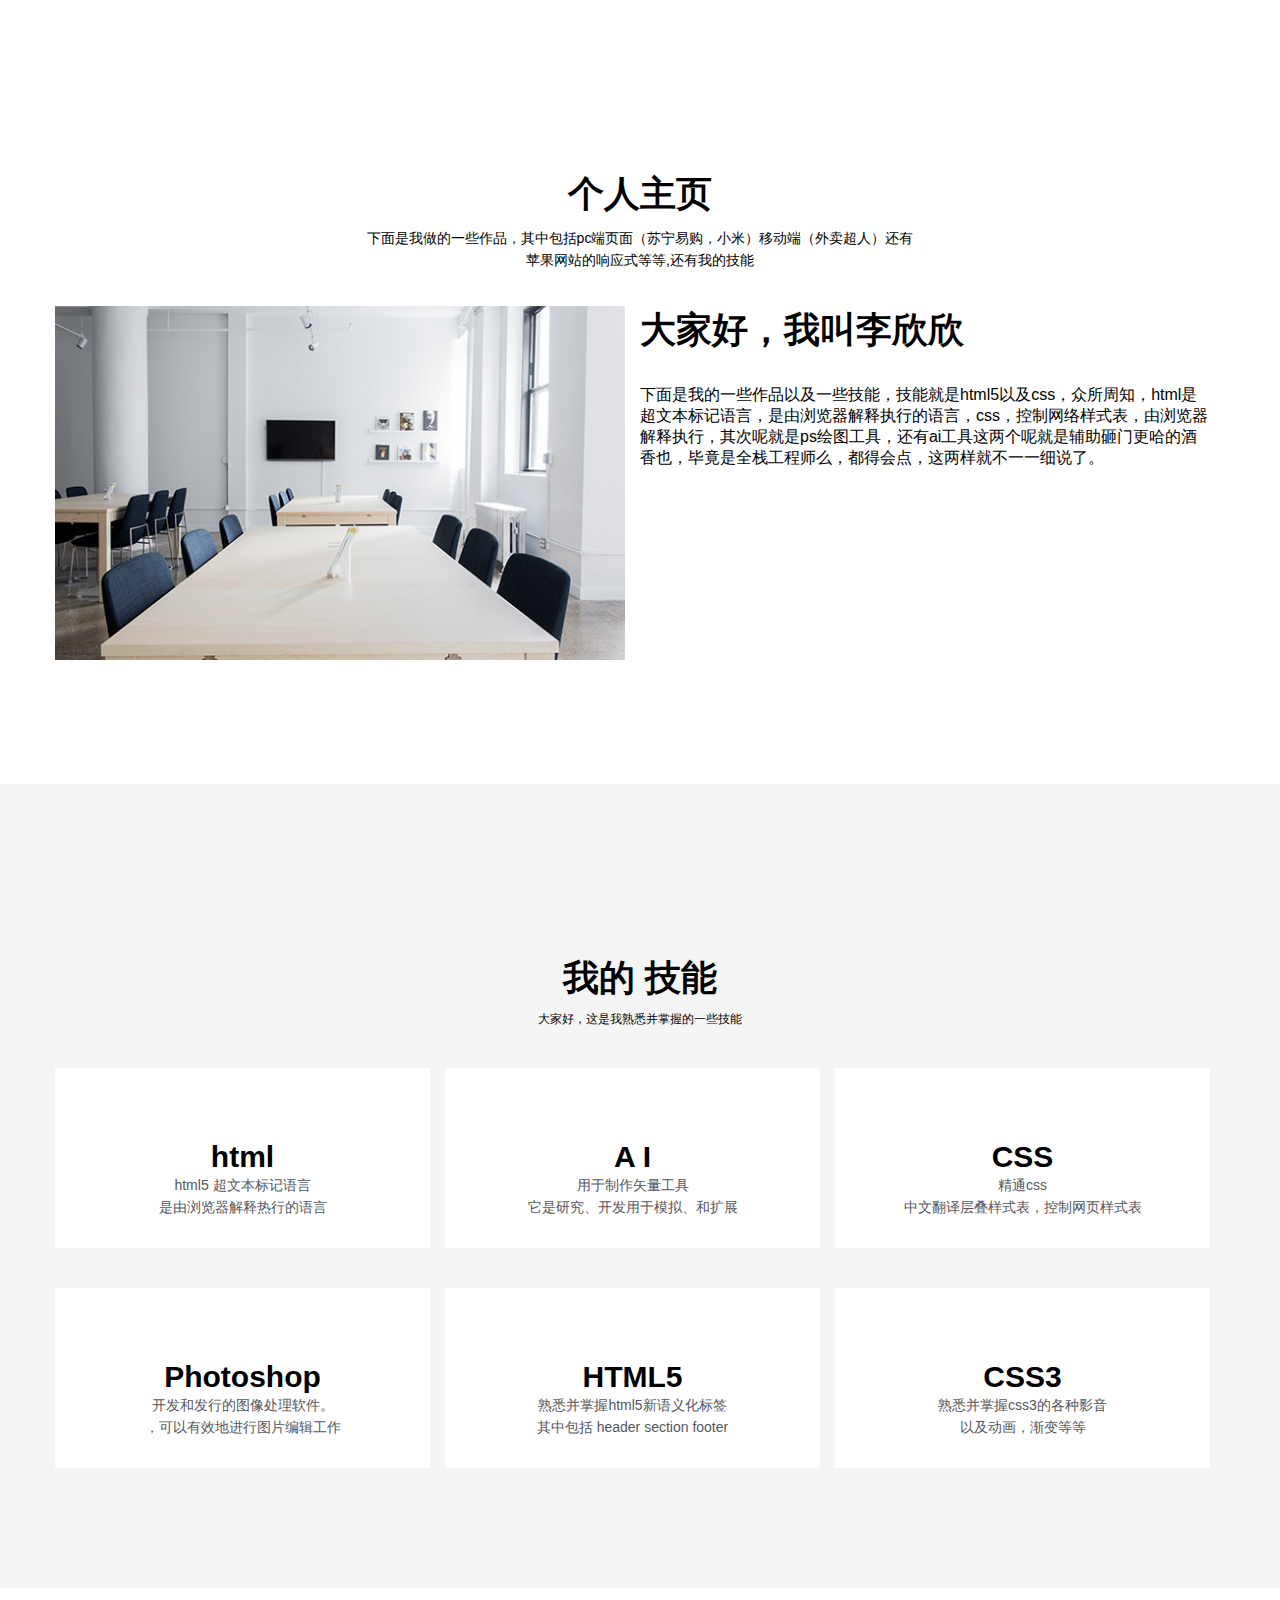
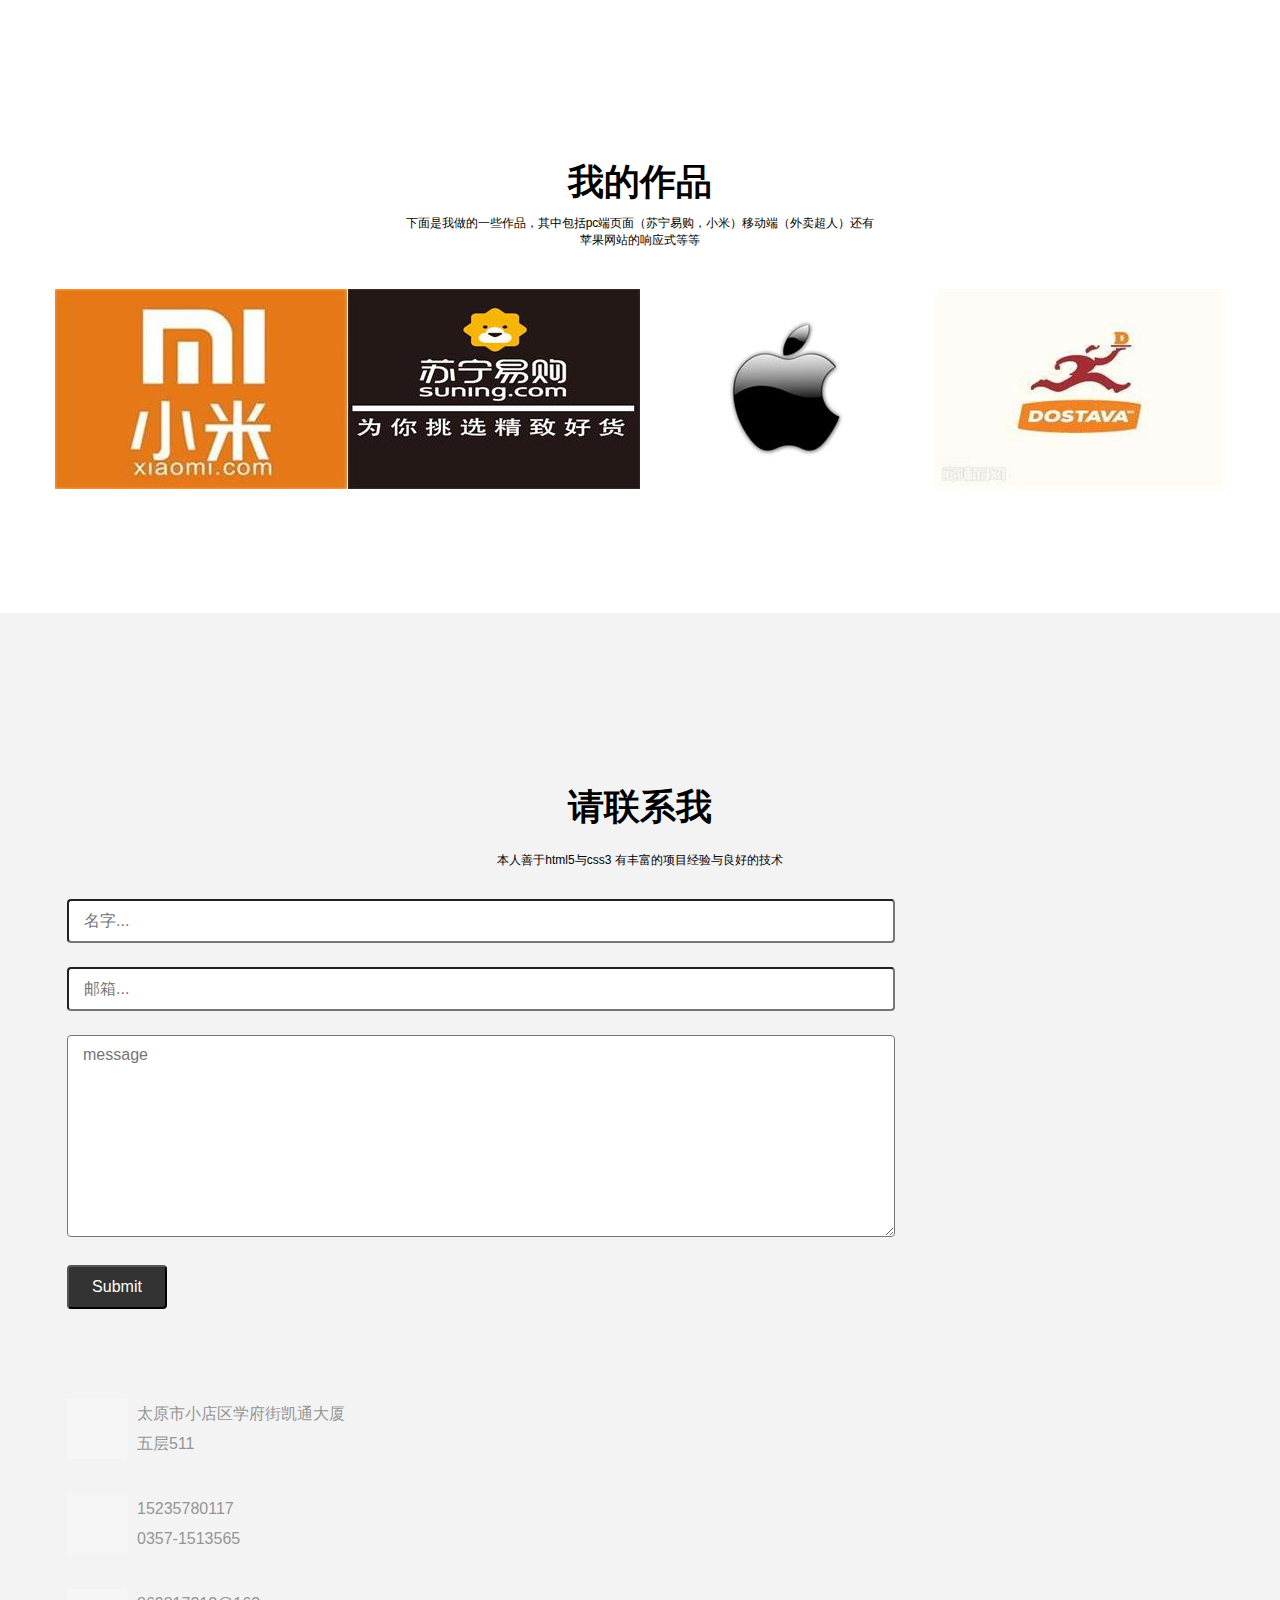
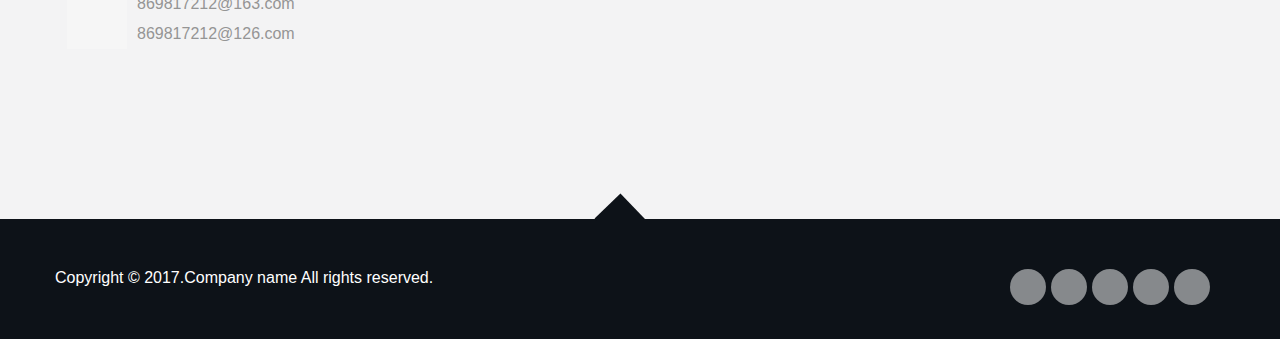
<file: index.html>
<!DOCTYPE html>
<html lang="en">
<head>
	<meta charset="UTF-8">
	<title>个人主页</title>
	<link rel="stylesheet" href="css/index.css">
	<link rel="stylesheet" href="css/response.css">
</head>
<body>
	<section class="about">
		<div class="container">
			<div class="about_head">
				<h1>个人主页</h1>
				<p>下面是我做的一些作品，其中包括pc端页面（苏宁易购，小米）移动端（外卖超人）还有<br>苹果网站的响应式等等,还有我的技能</p>
			</div>
			<div class="row">
			<ul>
				<li class="col-lg-6 col-md-6 col-sm-12 col-xs-12 textimg">
					<img src="img/about.jpg" alt="">
				</li>
				<li class="col-lg-6 col-md-6 col-sm-12 col-xs-12 text">
					<h2>大家好，我叫李欣欣</h2>
					<p>下面是我的一些作品以及一些技能，技能就是html5以及css，众所周知，html是超文本标记语言，是由浏览器解释执行的语言，css，控制网络样式表，由浏览器解释执行，其次呢就是ps绘图工具，还有ai工具这两个呢就是辅助砸门更哈的酒香也，毕竟是全栈工程师么，都得会点，这两样就不一一细说了。</p>
				</li>
			</ul>
		</div>
	</div>
	</section>
	<main class="our">
		<div class="container">
			<div class="our-head">
				<h1>我的 技能</h1>
				<p>大家好，这是我熟悉并掌握的一些技能</p>
			</div>
			<ul class="row">
				<li class="col-lg-4 col-md-4 col-sm-6 col-xs-12">
					<div>
						<h3><i class="iconfont">&#xe604;</i><br>html</h3>
					    <p>html5 超文本标记语言 <br>是由浏览器解释热行的语言</p>
					</div>
				</li>
				<li class="col-lg-4 col-md-4 col-sm-6 col-xs-12">
					<div>
						<h3><i class="iconfont">&#xe605;</i><br>A I</h3>
					    <p>用于制作矢量工具 <br>它是研究、开发用于模拟、和扩展 </p>
					</div>
				</li>
				<li class="col-lg-4 col-md-4 col-sm-6 col-xs-12">
					<div>
						<h3><i class="iconfont">&#xe600;</i><br>CSS</h3>
					    <p>精通css<br> 中文翻译层叠样式表，控制网页样式表</p>
					</div>
				</li>
				<li class="col-lg-4 col-md-4 col-sm-6 col-xs-12">
					<div>
						<h3><i class="iconfont">&#xe62d;</i><br>Photoshop</h3>
					    <p>开发和发行的图像处理软件。<br>，可以有效地进行图片编辑工作 <br></p>
					</div>
				</li>
				<li class="col-lg-4 col-md-4 col-sm-6 col-xs-12">
					<div>
						<h3><i class="iconfont">&#xedf9;</i><br>HTML5</h3>
					    <p>熟悉并掌握html5新语义化标签 <br>其中包括 header section footer</p>
					</div>
				</li>
				<li class="col-lg-4 col-md-4 col-sm-6 col-xs-12">
					<div>
						<h3><i class="iconfont">&#xe604;</i><br>CSS3</h3>
					    <p>熟悉并掌握css3的各种影音<br>以及动画，渐变等等</p>
					</div>
				</li>
			</ul>
		</div>
	</main>
	<aside class="zuopin">
		<div class="container">
			<div class="zuopin1">
				<h1>我的作品</h1>
				<p>下面是我做的一些作品，其中包括pc端页面（苏宁易购，小米）移动端（外卖超人）还有<br>苹果网站的响应式等等</p>
			</div>
			<div class="row">
				<ul>
					<li class="col-lg-3 col-md-3 col-sm-6 col-xs-6">
						<div>
						<a href="小米/index.html" class="">
							<img src="img/xiaomi.jpg" alt="">
							<div class="hezi">
								<div class="shiliang">
									<i class="iconfont icon1">&#xe63b;</i>
								</div>
							</div>

						</a>
						</div>
					</li>
					<li class="col-lg-3 col-md-3 col-sm-6 col-xs-6">
						<a href="苏宁/index.html" class="">
							<img src="img/sunning.jpg" alt="">
							<div class="hezi">
								<div class="shiliang">
									<i class="iconfont icon1">&#xe63b;</i>
								</div>
							</div>
						</a>
					</li>
					<li class="col-lg-3 col-md-3 col-sm-6 col-xs-6">
						<a href="响应式/indexp.html" class="">
							<img src="img/pingguo.jpg" alt="">
							<div class="hezi">
								<div class="shiliang">
									<i class="iconfont icon1">&#xe63b;</i>
								</div>
							</div>
						</a>
					</li>
					<li class="col-lg-3 col-md-3 col-sm-6 col-xs-6">
						<a href="外卖超人/index.html" class="">
							<img src="img/waimai.jpg" alt="">
							<div class="hezi">
								<div class="shiliang">
									<i class="iconfont icon1">&#xe63b;</i>
								</div>
							</div>
						</a>
					</li>
				</ul>
			</div>
		</div>
	</aside>
	<footer class="zuihou">
		<div class="container">
			<div class="our_head"><h1>请联系我</h1>
			<p>本人善于html5与css3 有丰富的项目经验与良好的技术</p></div>
            <ul class="row">
            	<li class="col-lg-8 col-md-6 col-sm-6 col-xs-12 zuihou1">
            		<input class="" type="text" placeholder="名字...">
            		<input class="" type="text" placeholder="邮箱...">
            		<textarea name="" id="" rows="10">message</textarea>
            		<input type="submit" placeholder="提交">
            	</li>
            	<li class="col-lg-4 col-md-6 col-sm-6 col-xs-12 zuihou2">
            		<div class="zuihou3">
            			<div class="zuihou4 iconfont">&#xe61f;</div>
            			<div class="zuihou5">太原市小店区学府街凯通大厦<br>五层511</div>
            		</div>
            		<div class="zuihou3">
            			<div class="zuihou4 iconfont">&#xe6be;</div>
            			<div class="zuihou5">15235780117<br>0357-1513565</div>
            		</div>
            		<div class="zuihou3">
            			<div class="zuihou4 iconfont">&#xe661;</div>
            			<div class="zuihou5">869817212@163.com<br>869817212@126.com</div>
            		</div>
            	</li>
            </ul>
		</div>
	</footer>
	<footer class="made">
		<div class="container">
		    <section class="col-lg-6 col-md-6 col-sm-6 col-xs-12">
		    	<a href="" class="shang1">
		    		<i class="iconfont">&#xe601;</i>
		    	</a>

		    </section>
			<div class="col-lg-6 col-md-6 col-sm-6 col-xs-12">
				<p>Copyright © 2017.Company name All rights reserved.</p>
			</div>
			<div class="col-lg-6 col-md-6 col-sm-6 col-xs-12">
					<a href="" class="made2">
						<i class="iconfont">&#xe68e;</i>
					</a>
					<a href="" class="made2">
						<i class="iconfont">&#xe620;</i>
					</a>
					<a href="" class="made2">
						<i class="iconfont">&#xe631;</i>
					</a>
					<a href="" class="made2">
						<i class="iconfont">&#xe653;</i>
					</a>
					<a href="" class="made2">
						<i class="iconfont">&#xe688;</i>
					</a>
			</div>

		</div>
	</footer>
</body>
</html>
</file>
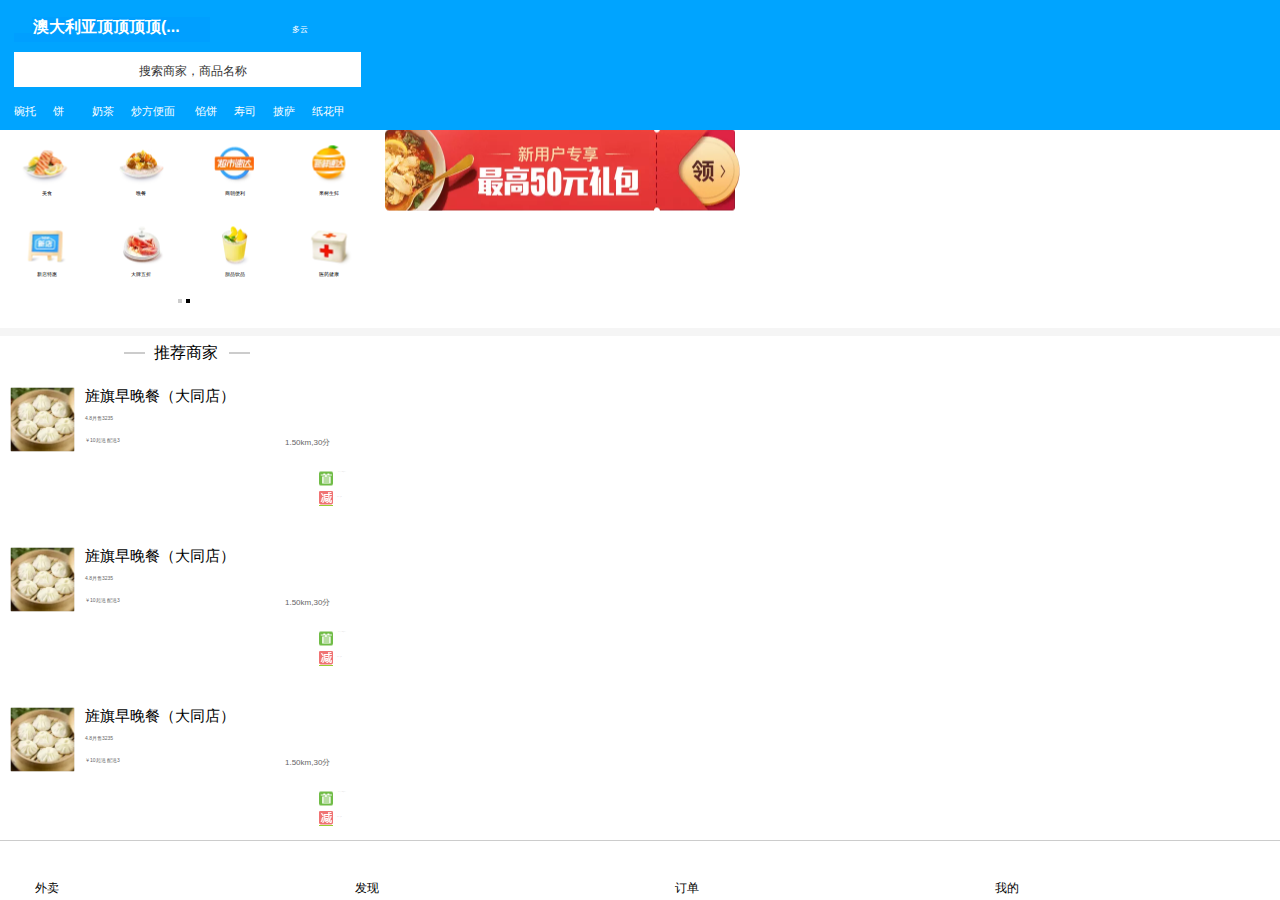
<file: 外卖超人/index.html>
<!DOCTYPE html>
<html lang="en">
<head>
	<meta charset="UTF-8">
	<title>Document</title>
	<link rel="stylesheet" href="css/index.css">
	<script src="js/rem - 副本.js"></script>
	<meta name="viewport" content="width=device-width">
</head>
<body>
<!-- 导航搜索开始 -->
	<header>
		<header class="quanbu">
			<header class="quanbu1">
				<header class="quanbu2">
					<header class="quanbu4">
						<div class="iconfont">&#xe612;</div>
					</header>
					<header class="quanbu5"><b>澳大利亚顶顶顶顶(...</b></header>
				</header>
				<header class="quanbu3">

					<header class="quanbu6">多云</header>
					<header class="quanbu7">
						<div class="iconfont">&#xe640;</div>
					</header>
				</header>
			</header>
			<header class="shuru">
				<header class="shuru1">搜索商家，商品名称
					<header class="shuru2">
						<div class="iconfont">&#xe63b;</div>
					</header>
				</header>
			</header>
			<header class="daohang">
				<header class="daohang1">碗托</header>
				<header class="daohang1">饼</header>
				<header class="daohang1">奶茶</header>
				<header class="daohang1 daohang2">炒方便面</header>
				<header class="daohang1">馅饼</header>
				<header class="daohang1">寿司</header>
				<header class="daohang1">披萨</header>
				<header class="daohang1">纸花甲</header>
			</header>
		</header>
	</header>
	  <!-- 导航搜索结束 -->
	<!-- 美食开始 -->
	<section class="meishi">
		<section class="meishi1">
			<div class="meishi2">
				<div class="meishi3">
					<img src="img/meishi1.png" alt="">
				</div>
				<div class="meishi4">美食</div></div>
			<div class="meishi2">
				<div class="meishi3">
					<img src="img/meishi2.png" alt="">
				</div>
				<div class="meishi4">晚餐</div></div>
			<div class="meishi2">
				<div class="meishi3">
					<img src="img/meishi3.png" alt="">
				</div>
				<div class="meishi4">商朝便利</div></div>
			<div class="meishi2">
				<div class="meishi3">
					<img src="img/meishi4.png" alt="">
				</div>
				<div class="meishi4">果树生鲜</div></div>
		</section>
		<section class="meishi1">
			<div class="meishi2">
				<div class="meishi3">
					<img src="img/meishi5.png" alt="">
				</div>
				<div class="meishi4">新店特惠</div></div>
			<div class="meishi2">
				<div class="meishi3">
					<img src="img/meishi6.png" alt="">
				</div>
				<div class="meishi4">大牌五折</div></div>
			<div class="meishi2">
				<div class="meishi3">
					<img src="img/meishi7.png" alt="">
				</div>
				<div class="meishi4">甜品饮品</div></div>
			<div class="meishi2">
				<div class="meishi3">
					<img src="img/meishi8.png" alt="">
				</div>
				<div class="meishi4">医药健康</div></div>
			<div class="dian"></div>
			<div class="dian1"></div>
		</section>
		<!-- 美食结束 --></section>
		<!-- 美食结束 -->
	<a href="" class="chatu">
		<img src="img/chatu.png" alt="">
	</a>
	<!-- 插图结束 -->
	<section class="heng"></section>
	<section class="tuijian">
		<div class="tuijian1"></div>
		<div class="tuijian2">推荐商家</div>
		<div class="tuijian3"></div></section>
		<!-- 推荐商家 -->
		<!-- 饭菜 -->
	<section class="zaocan">
		<section class="zaocan1">
			<section class="zaocan3">
				<img src="img/baozi.png" alt="">
			</section>
			<section class="zaocan4">
			<a href="diancai.html">
				<div class="zaocan5">旌旗早晚餐（大同店）</div>
				<div class="zaocan6">4.8月售3235</div>
				<div class="zaocan7">￥10起送 配送3</div>
			</a>
			</section>
			<section class="zaocan8">1.50km,30分</section>
		</section>
		<section class="zaocan2">
			<div class="zaocan9">
				<img src="img/shouye.png" alt="">
			</div>
			<div class="zaocan11">新用户下单减7元</div>
			<div class="zaocan10">
				<img src="img/jian.png" alt="">
			</div>
			<div class="zaocan12">满三十减2</div>
		</section>
	</section>
	<!-- 饭菜结束 -->
	<section class="zaocan">
		<section class="zaocan1">
			<a class="zaocan3">
				<img src="img/baozi.png" alt="">
			</a>
			<section class="zaocan4">
				<div class="zaocan5">旌旗早晚餐（大同店）</div>
				<div class="zaocan6">4.8月售3235</div>
				<div class="zaocan7">￥10起送 配送3</div>
			</section>
			<section class="zaocan8">1.50km,30分</section>
		</section>
		<section class="zaocan2">
			<div class="zaocan9">
				<img src="img/shouye.png" alt="">
			</div>
			<div class="zaocan11">新用户下单减7元</div>
			<div class="zaocan10">
				<img src="img/jian.png" alt="">
			</div>
			<div class="zaocan12">满三十减2</div>
		</section>
	</section>
	<section class="zaocan">
		<section class="zaocan1">
			<section class="zaocan3">
				<img src="img/baozi.png" alt="">
			</section>
			<section class="zaocan4">
				<div class="zaocan5">旌旗早晚餐（大同店）</div>
				<div class="zaocan6">4.8月售3235</div>
				<div class="zaocan7">￥10起送 配送3</div>
			</section>
			<section class="zaocan8">1.50km,30分</section>
		</section>
		<section class="zaocan2">
			<div class="zaocan9">
				<img src="img/shouye.png" alt="">
			</div>
			<div class="zaocan11">新用户下单减7元</div>
			<div class="zaocan10">
				<img src="img/jian.png" alt="">
			</div>
			<div class="zaocan12">满三十减2</div>
		</section>
	</section>
	<!-- 固定烂 -->
	<div class="wei">
		<div class="wei1">
			<div class="wei2">
				<div class="wei3">
					<a href="" class="iconfont">&#xe600;</a>
				</div>
				<div class="wei4">外卖</div>
			</div>
		</div>
		<div class="wei1">
			<div class="wei2">
				<div class="wei3 wei5">
					<a href="" class="iconfont">&#xe601;</a>
				</div>
				<div class="wei4">发现</div>
			</div>
		</div>
		<div class="wei1">
			<div class="wei2">
				<div class="wei3 wei5">
					<a href="" class="iconfont">&#xe602;</a>
				</div>
				<div class="wei4">订单</div>
			</div>
		</div>
		<div  class="wei1">
			<div class="wei2">
				<div class="wei3 wei5">
					<a href="order.html" class="iconfont">&#xe7bc;</a>
				</div>
				<div class="wei4">我的</div>
			</div>
		</div>
	</div>
	<!-- 固定了 -->
</body>
</html>
</file>
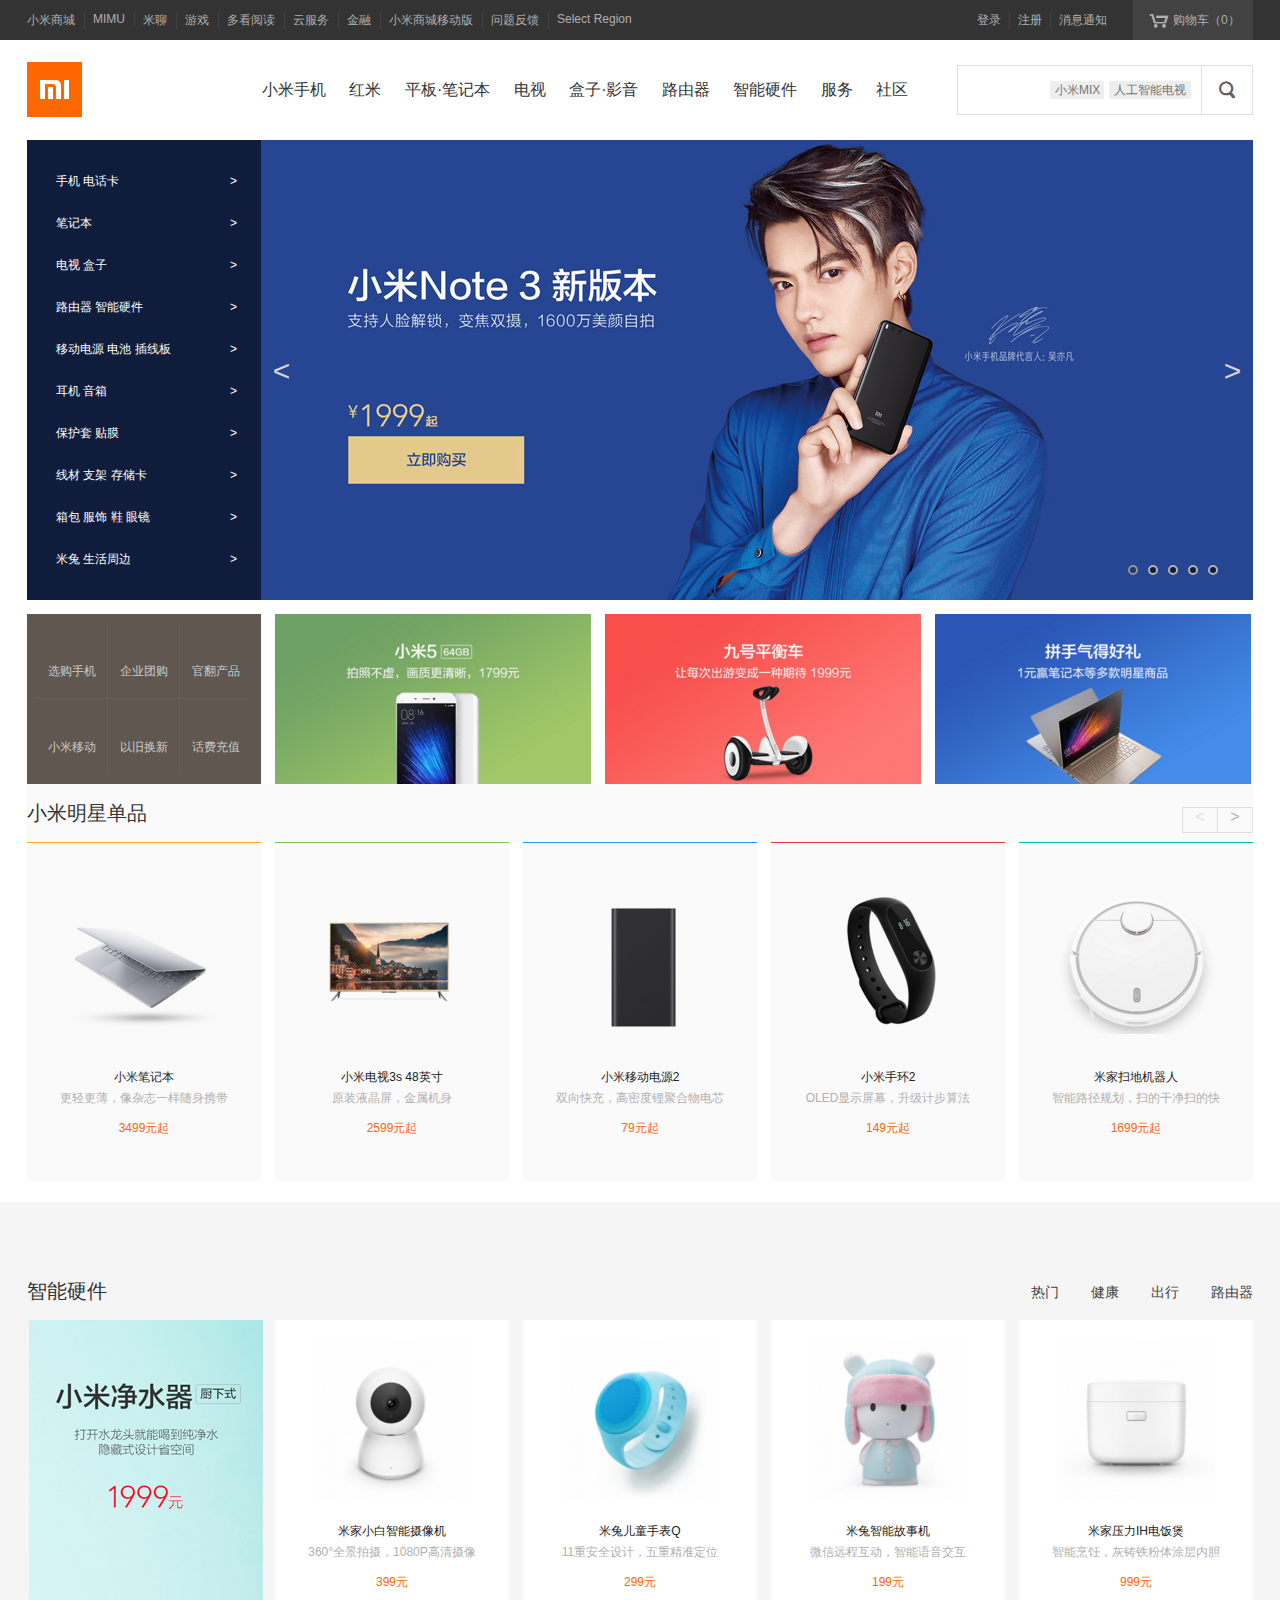
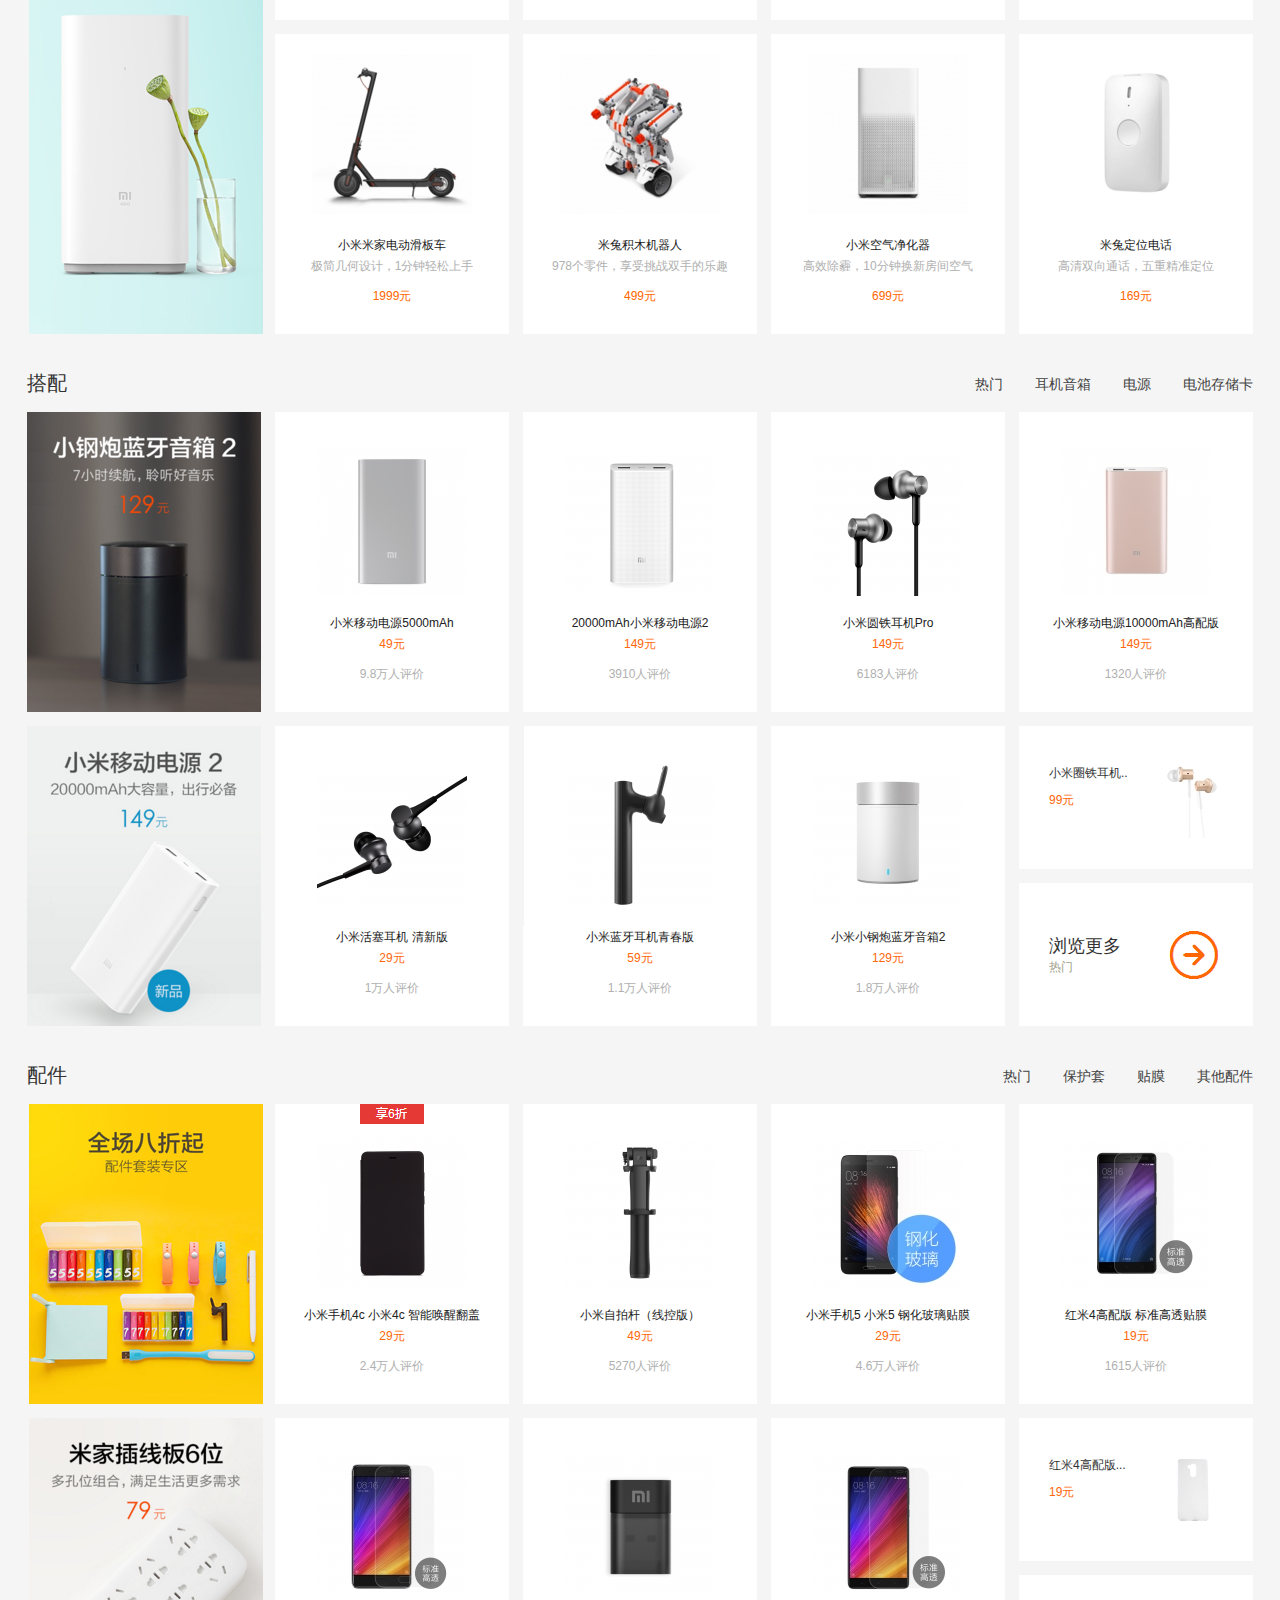
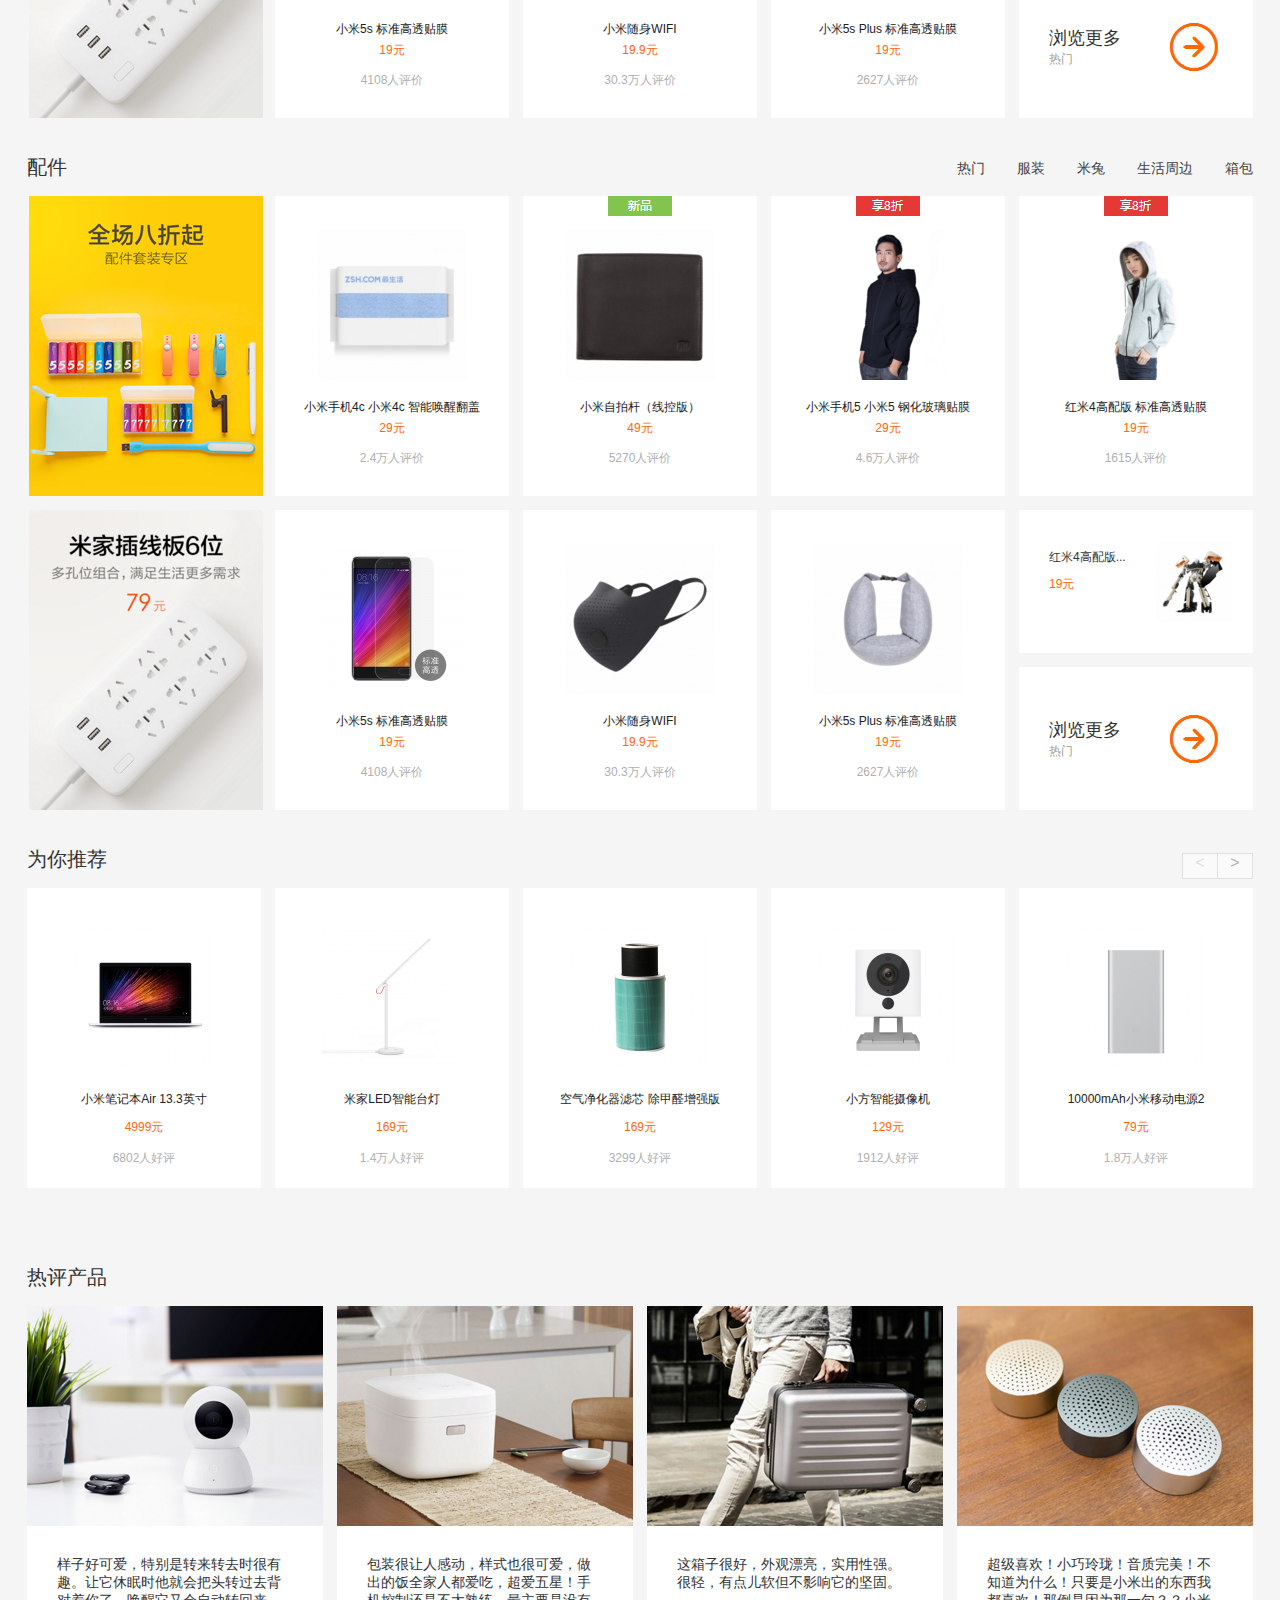
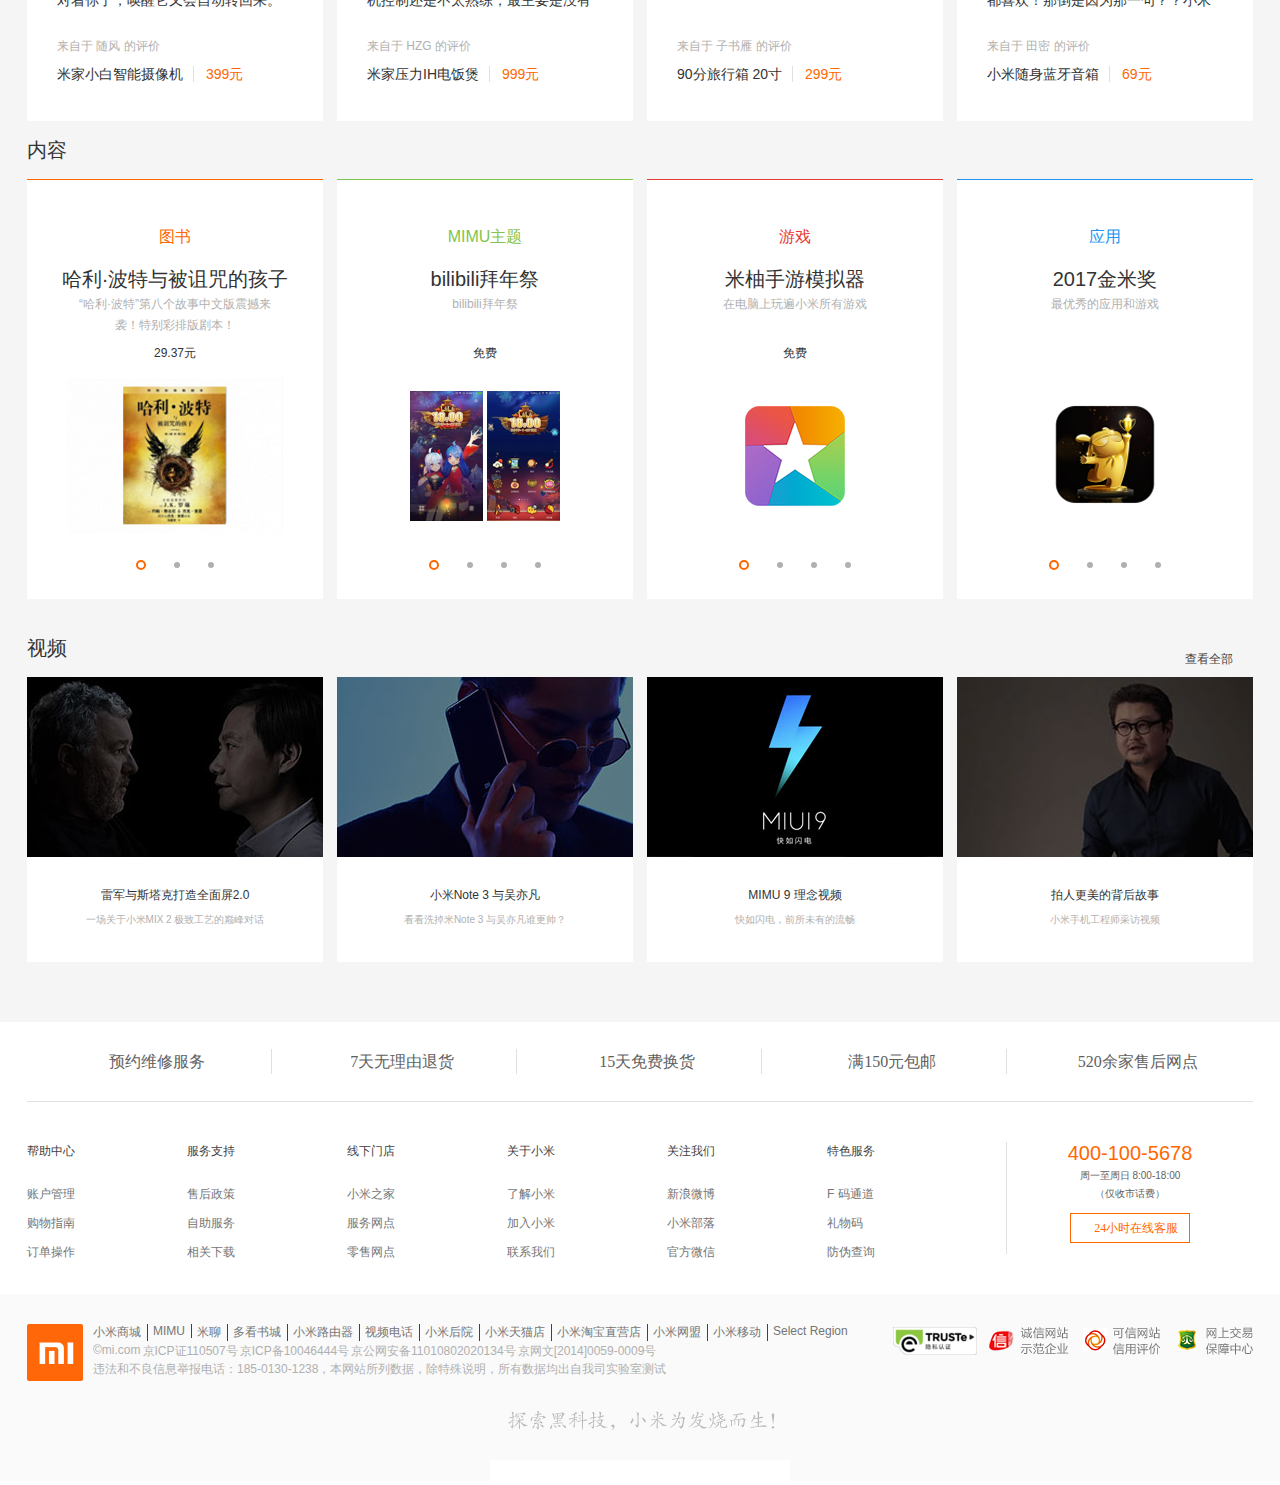
<file: 小米/index.html>
<!DOCTYPE html>
<html lang="en">
    <head>
        <meta charset="utf-8">
        <title>小米</title>
        <link rel="stylesheet" href="css/index.css">
        <link rel="shortcut icon" href="img/favicon.ico">
    </head>
    <body>
     <div class="toubu">
    	<div class="headerbox">
    		<div class="header-left">
    			<a href="" class="text text1">小米商城</a>
    			<a href="" class="text">MIMU</a>
    			<a href="" class="text">米聊</a>
    			<a href="" class="text">游戏</a>
    			<a href="" class="text">多看阅读</a>
    			<a href="" class="text">云服务</a>
    			<a href="" class="text">金融</a>
    			<a href="" class="text">小米商城移动版</a>
    			<a href="" class="text">问题反馈</a>
    			<a href="" class="text text2">Select Region</a>
    		</div>
    		<div class="header-right">
    			<a href="" class="gouwuche">
    				<div class="che"></div>
    				<div class="chezi">购物车（0）</div>
    			</a>
    			<a href="" class="denglu1">消息通知</a>
    			<a href="" class="denglu">注册</a>
    			<a href="" class="denglu">登录</a>
    		</div>
    	</div>
     </div>
     <div class="daohang">
    	<a href="" class="shangbiao">
    		<img src="img/logo.png" alt="">
    	</a>
    	<div class="daohanglan">
    		<a href="" class="dhbiaoqian">小米手机</a>
    		<a href="" class="dhbiaoqian">红米</a>
    		<a href="" class="dhbiaoqian">平板·笔记本</a>
    		<a href="" class="dhbiaoqian">电视</a>
    		<a href="" class="dhbiaoqian">盒子·影音</a>
    		<a href="" class="dhbiaoqian">路由器</a>
    		<a href="" class="dhbiaoqian">智能硬件</a>
    		<a href="" class="dhbiaoqian">服务</a>
    		<a href="" class="dhbiaoqian">社区</a>
    	</div>
    	<div class="sousuo">
    		<div class="sskuang">
    			<a href="" class="rgzn">
    				<div>人工智能电视</div>
    			</a>
    			<a href="" class="xm">
    				<div>小米MIX</div>
    			</a>
    		</div>
    		<a href="" class="sstubiao">
    		    <div class="sstb">
    		    </div>
    		</a>
    	</div>
     </div>
     <div class="datupian">
    	<ul class="img_box">
    		<li>
    			<a href="">
    				<img src="img/banner.jpg" alt="">
    			</a>
    		</li>
    		<li>
    			<a href="">
    				<img src="img/banner4.jpg" alt="">
    			</a>
    		</li>
    		<li>
    			<a href="">
    				<img src="img/banner3.jpg" alt="">
    			</a>
    		</li>
    		<li>
    			<a href="">
    				<img src="img/banner2.jpg" alt="">
    			</a>
    		</li>
    		<li>
    			<a href="">
    				<img src="img/banner1.jpg" alt="">
    			</a>
    		</li>
    	</ul>
    	<ul class="aside">
    		<li>
    			<div class="asideleft">手机 电话卡</div>
    			<div class="asideright">></div>
    		</li>
    		<li>
    			<div class="asideleft">笔记本</div>
    			<div class="asideright">></div>
    		</li>
    		<li>
    			<div class="asideleft">电视 盒子</div>
    			<div class="asideright">></div>
    		</li>
    		<li>
    			<div class="asideleft">路由器 智能硬件</div>
    			<div class="asideright">></div>
    		</li>
    		<li>
    			<div class="asideleft">移动电源 电池 插线板</div>
    			<div class="asideright">></div>
    		</li>
    		<li>
    			<div class="asideleft">耳机 音箱</div>
    			<div class="asideright">></div>
    		</li>
    		<li>
    			<div class="asideleft">保护套 贴膜</div>
    			<div class="asideright">></div>
    		</li>
    		<li>
    			<div class="asideleft">线材 支架 存储卡</div>
    			<div class="asideright">></div>
    		</li>
    		<li>
    			<div class="asideleft">箱包 服饰 鞋 眼镜</div>
    			<div class="asideright">></div>
    		</li>
    		<li>
    			<div class="asideleft">米兔 生活周边</div>
    			<div class="asideright">></div>
    		</li>
    	</ul>
    	<ul class="btn_box">
    		<li></li>
    		<li></li>
    		<li></li>
    		<li></li>
    		<li></li>
    	</ul>
    	<div class="bannerleft"><</div>
    	<div class="bannerright">></div>
     </div>
     <div class="zhongjian">
     	<div class="hezi1">
     		<div class="hz1">
     			<a href="" class="xiaohe">
     				<div class="iconfont heziicon">&#xe602;</div>
     				<div>选购手机</div> 
     			</a>
     			<a href="" class="xiaohe">
     				<div class="iconfont heziicon">&#xe637;</div>
     				<div>企业团购</div> 
     			</a>
     			<a href="" class="xiaohe">
     				<div class="iconfont heziicon">&#xe601;</div>
     				<div>官翻产品</div> 
     			</a>
     			<a href="" class="xiaohe">
     				<div class="iconfont heziicon">&#xe60a;</div>
     				<div>小米移动</div> 
     			</a>
     			<a href="" class="xiaohe">
     				<div class="iconfont heziicon">&#xe60f;</div>
     				<div>以旧换新</div> 
     			</a>
     			<a href="" class="xiaohe">
     				<div class="iconfont heziicon">&#xe603;</div>
     				<div>话费充值</div> 
     			</a>
            </div>
     	</div>
     	<div class="hezi2">
     		<a href="">
     			<img src="img/hz1.png" alt="">
     		</a>
     	</div>
     	<div class="hezi2">
     		<a href="">
     			<img src="img/hz2.png" alt="">
     		</a>
     	</div>
     	<div class="hezi2 hezi2-1">
     		<a href="">
     			<img src="img/hz3.png" alt="">
     		</a>
     	</div>
     </div>
     <div class="mingxing">
       <div class="biaoti">
    	<div class="mingzi">
    		小米明星单品
    	</div>
    	<div class="fanye">
    		<div class="zuo"><</div>
    		<a href="" class="you">></a>
    	</div>
       </div>
       <div class="tp">
    	<div class="tupian">
    		<a href="" class="danpin1">
    			<img src="img/bijiben.png" alt="">
    		</a>
    		<a href="" class="mingcheng">小米笔记本</a>
    		<div class="jieshao">更轻更薄，像杂志一样随身携带</div>
    		<div class="jiage">3499元起</div>
    	</div>
        <div class="tupian">
        	<a href="" class="danpin1">
    			<img src="img/dianshi.png" alt="">
    		</a>
    		<a href="" class="mingcheng">小米电视3s 48英寸</a>
    		<div class="jieshao">原装液晶屏，金属机身</div>
    		<div class="jiage">2599元起</div>
        </div>
        <div class="tupian">
        	<a href="" class="danpin1">
    			<img src="img/chongdianbao.png" alt="">
    		</a>
    		<a href="" class="mingcheng">小米移动电源2</a>
    		<div class="jieshao">双向快充，高密度锂聚合物电芯</div>
    		<div class="jiage">79元起</div>
        </div>
        <div class="tupian">
        	<a href="" class="danpin1">
    			<img src="img/shouhuan.png" alt="">
    		</a>
    		<a href="" class="mingcheng">小米手环2</a>
    		<div class="jieshao">OLED显示屏幕，升级计步算法</div>
    		<div class="jiage">149元起</div>
        </div>
        <div class="tupian">
        	<a href="" class="danpin1">
    			<img src="img/robot.png" alt="">
    		</a>
    		<a href="" class="mingcheng">米家扫地机器人</a>
    		<div class="jieshao">智能路径规划，扫的干净扫的快</div>
    		<div class="jiage">1699元起</div>
        </div>
       </div>
     </div>
    <div class="beihou">
     <div class="zhongjian1">
    	<div class="biaoti2">
    		<div class="dp">智能硬件</div>
    		<div class="dpright">
    			<div class="dpbiaoqian">路由器</div>
    			<div class="dpbiaoqian">出行</div>
    			<div class="dpbiaoqian">健康</div>
    			<div class="dpbiaoqian">热门</div>
  
    		</div>
    	</div>
    	<div class="dibu2">
    	  <div class="zuohezi">
    		<a href="" class="datu">
    			<img src="img/datu1.png" alt="">
    		</a>
    	  </div>	
    	  <div class="youhezi">
    		<div class="tupian2">
    			<a href="" class="zhaopian">
    				<img src="img/1.1.png" alt="">
    			</a>

    			<a href="" class="mingcheng2">米家压力IH电饭煲</a>
    			<div class="znjs">智能烹饪，灰铸铁粉体涂层内胆</div>
    			<div class="jaige1">999元</div>
                <div class="chahua">用了真是好用呢，<br>非常不错</div>
    		</div>
    		<div class="tupian2">
    			<a href="" class="zhaopian">
    				<img src="img/1.2.png" alt="">
    			</a>
    			<a href="" class="mingcheng2">米兔智能故事机</a>
    			<div class="znjs">微信远程互动，智能语音交互</div>
    			<div class="jaige1">199元</div>
                <div class="chahua">用了真是好用呢，<br>非常不错</div>
    		</div>
    		<div class="tupian2">
    			<a href="" class="zhaopian">
    				<img src="img/1.3.png" alt="">
    			</a>
    			<a href="" class="mingcheng2">米兔儿童手表Q</a>
    			<div class="znjs">11重安全设计，五重精准定位</div>
    			<div class="jaige1">299元</div>
                <div class="chahua">用了真是好用呢，<br>非常不错</div>
    		</div>
    		<div class="tupian2">
    			<a href="" class="zhaopian">
    				<img src="img/1.4.png" alt="">
    			</a>
    			<a href="" class="mingcheng2">米家小白智能摄像机</a>
    			<div class="znjs">360°全景拍摄，1080P高清摄像</div>
    			<div class="jaige1">399元</div>
                 <div class="chahua">用了真是好用呢，<br>非常不错</div>
    		</div>
    		<!-- 第二行 -->
    		<div class="tupian2">
    			<a href="" class="zhaopian">
    				<img src="img/2.1.png" alt="">
    			</a>
    			<a href="" class="mingcheng2">米兔定位电话</a>
    			<div class="znjs">高清双向通话，五重精准定位</div>
    			<div class="jaige1">169元</div>
                <div class="chahua">用了真是好用呢，<br>非常不错</div>
    		</div>
    		<div class="tupian2">
    			<a href="" class="zhaopian">
    				<img src="img/2.2.png" alt="">
    			</a>
    			<a href="" class="mingcheng2">小米空气净化器</a>
    			<div class="znjs">高效除霾，10分钟换新房间空气</div>
    			<div class="jaige1">699元</div>
                <div class="chahua">用了真是好用呢，<br>非常不错</div>
    		</div>
    		<div class="tupian2">
    			<a href="" class="zhaopian">
    				<img src="img/2.3.png" alt="">
    			</a>
    			<a href="" class="mingcheng2">米兔积木机器人</a>
    			<div class="znjs">978个零件，享受挑战双手的乐趣</div>
    			<div class="jaige1">499元</div>
                <div class="chahua">用了真是好用呢，<br>非常不错</div>
    		</div>
    		<div class="tupian2">
    			<a href="" class="zhaopian">
    				<img src="img/2.4.png" alt="">
    			</a>
    			<a href="" class="mingcheng2">小米米家电动滑板车</a>
    			<div class="znjs">极简几何设计，1分钟轻松上手</div>
    			<div class="jaige1">1999元</div>
                <div class="chahua">用了真是好用呢，<br>非常不错</div>
    		</div>
    	  </div>	
    	</div>
     </div>
     <div class="zhongjian1">
    	<div class="biaoti2">
    		<div class="dp">搭配</div>
    		<div class="dpright">
    			<div class="dpbiaoqian">电池存储卡</div>
    			<div class="dpbiaoqian">电源</div>
    			<div class="dpbiaoqian">耳机音箱</div>
    			<div class="dpbiaoqian">热门</div>
  
    		</div>
    	</div>
    	<div class="dibu2">
    	  <div class="zuohezi">
    		<a href="" class="datu">
    			<img src="img/datu.png" alt="">
    		</a>
    	  </div>	
    	  <div class="youhezi">
    		<div class="tupian2">
    			<a href="" class="zhaopian">
    				<img src="img/shang1.png" alt="">
    			</a>
    			<a href="" class="mingcheng2">小米移动电源10000mAh高配版</a>
    			<div class="jiage2">149元</div>
    			<div class="pinglun">1320人评价</div>
                <div class="chahua">用了真是好用呢，<br>非常不错</div>
    		</div>
    		<div class="tupian2">
    			<a href="" class="zhaopian">
    				<img src="img/shang2.png" alt="">
    			</a>
    			<a href="" class="mingcheng2">小米圆铁耳机Pro</a>
    			<div class="jiage2">149元</div>
    			<div class="pinglun">6183人评价</div>
                <div class="chahua">用了真是好用呢，<br>非常不错</div>
    		</div>
    		<div class="tupian2">
    			<a href="" class="zhaopian">
    				<img src="img/shang3.png" alt="">
    			</a>
    			<a href="" class="mingcheng2">20000mAh小米移动电源2</a>
    			<div class="jiage2">149元</div>
    			<div class="pinglun">3910人评价</div>
                <div class="chahua">用了真是好用呢，<br>非常不错</div>
    		</div>
    		<div class="tupian2">
    			<a href="" class="zhaopian">
    				<img src="img/shang4.png" alt="">
    			</a>
    			<a href="" class="mingcheng2">小米移动电源5000mAh</a>
    			<div class="jiage2">49元</div>
    			<div class="pinglun">9.8万人评价</div>
                <div class="chahua">用了真是好用呢，<br>非常不错</div>
    		</div>
    		<div class="tupian2 youxia made1">
    		     <div class="tupian2-1">
    		       <a href="" class="youtu">
    		     	<img src="img/erji.png" alt="">
    		       </a>
    		       <div class="zuowenzi">
    		         <a href="" class="mingzi2">小米圈铁耳机..</a>
    		         <div class="jiage3">99元</div>
    		       </div>
                   
    		     </div>
    		     <div class="tupian2-1">
    		       <a href="" class="youtu">
    		     	<img src="img/xiayiye.png" alt="">
    		       </a>
    		       <div class="zuowenzi">
    		       	 <a href="" class="mingzi2-2">浏览更多</a>
    		       	 <div class="remen">热门</div>
    		       </div>
                   
    		     </div>
    		</div>
    		<div class="tupian2">
    			<a href="" class="zhaopian">
    				<img src="img/xia3.png" alt="">
    			</a>
    			<a href="" class="mingcheng2">小米小钢炮蓝牙音箱2</a>
    			<div class="jiage2">129元</div>
    			<div class="pinglun">1.8万人评价</div>
                <div class="chahua">用了真是好用呢，<br>非常不错</div>
    		</div>
    		<div class="tupian2">
    			<a href="" class="zhaopian">
    				<img src="img/xia4.png" alt="">
    			</a>
    			<a href="" class="mingcheng2">小米蓝牙耳机青春版</a>
    			<div class="jiage2">59元</div>
    			<div class="pinglun">1.1万人评价</div>
                <div class="chahua">用了真是好用呢，<br>非常不错</div>
    		</div>
    		<div class="tupian2">
    			<a href="" class="zhaopian">
    				<img src="img/xia5.png" alt="">
    			</a>
    			<a href="" class="mingcheng2">小米活塞耳机 清新版</a>
    			<div class="jiage2">29元</div>
    			<div class="pinglun">1万人评价</div>
                <div class="chahua">用了真是好用呢，<br>非常不错</div>
    		</div>
    	  </div>	
    	</div>
     </div>
     <div class="zhongjian1">
    	<div class="biaoti2">
    		<div class="dp">配件</div>
    		<div class="dpright">
    			<div class="dpbiaoqian">其他配件</div>
    			<div class="dpbiaoqian">贴膜</div>
    			<div class="dpbiaoqian">保护套</div>
    			<div class="dpbiaoqian">热门</div>
  
    		</div>
    	</div>
    	<div class="dibu2">
    	  <div class="zuohezi">
    		<a href="" class="datu">
    			<img src="img/datu2.png" alt="">
    		</a>
    	  </div>	
    	  <div class="youhezi">
    		<div class="tupian2">
    			<a href="" class="zhaopian">
    				<img src="img/1.png" alt="">
    			</a>
    			<a href="" class="mingcheng2">红米4高配版 标准高透贴膜</a>
    			<div class="jiage2">19元</div>
    			<div class="pinglun">1615人评价</div>

                <div class="chahua">用了真是好用呢，<br>非常不错</div>
    		</div>
    		<div class="tupian2">
    			<a href="" class="zhaopian">
    				<img src="img/2.png" alt="">
    			</a>
    			<a href="" class="mingcheng2">小米手机5 小米5 钢化玻璃贴膜</a>
    			<div class="jiage2">29元</div>
    			<div class="pinglun">4.6万人评价</div>
                <div class="chahua">用了真是好用呢，<br>非常不错</div>
    		</div>
    		<div class="tupian2">
    			<a href="" class="zhaopian">
    				<img src="img/3.png" alt="">
    			</a>
    			<a href="" class="mingcheng2">小米自拍杆（线控版）</a>
    			<div class="jiage2">49元</div>
    			<div class="pinglun">5270人评价</div>
                <div class="chahua">用了真是好用呢，<br>非常不错</div>
    		</div>
    		<div class="tupian2">
    			<a href="" class="zhaopian">
    				<img src="img/4.png" alt="">
    			</a>
    			<a href="" class="mingcheng2">小米手机4c 小米4c 智能唤醒翻盖</a>
    			<div class="jiage2">29元</div>
    			<div class="pinglun">2.4万人评价</div>
                <div class="chahua">用了真是好用呢，<br>非常不错</div>
    		</div>
    		<!-- 第二行 -->
    		<div class="tupian2 youxia made1">
    		     <div class="tupian2-1">
    		       <a href="" class="youtu">
    		     	<img src="img/5.png" alt="">
    		       </a>
    		       <div class="zuowenzi">
    		         <a href="" class="mingzi2">红米4高配版...</a>
    		         <div class="jiage3">19元</div>
    		       </div>
                   
    		     </div>
    		     <div class="tupian2-1">
    		       <a href="" class="youtu">
    		     	<img src="img/xiayiye.png" alt="">
    		       </a>
    		       <div class="zuowenzi">
    		       	 <a href="" class="mingzi2-2">浏览更多</a>
    		       	 <div class="remen">热门</div>
    		       </div>
                   
    		     </div>
    		</div>
    		<div class="tupian2">
    			<a href="" class="zhaopian">
    				<img src="img/6.png" alt="">
    			</a>
    			<a href="" class="mingcheng2">小米5s Plus 标准高透贴膜</a>
    			<div class="jiage2">19元</div>
    			<div class="pinglun">2627人评价</div>
                <div class="chahua">用了真是好用呢，<br>非常不错</div>
    		</div>
    		<div class="tupian2">
    			<a href="" class="zhaopian">
    				<img src="img/7.png" alt="">
    			</a>
    			<a href="" class="mingcheng2">小米随身WIFI</a>
    			<div class="jiage2">19.9元</div>
    			<div class="pinglun">30.3万人评价</div>
                <div class="chahua">用了真是好用呢，<br>非常不错</div>
    		</div>
    		<div class="tupian2">
    			<a href="" class="zhaopian">
    				<img src="img/8.png" alt="">
    			</a>
    			<a href="" class="mingcheng2">小米5s 标准高透贴膜</a>
    			<div class="jiage2">19元</div>
    			<div class="pinglun">4108人评价</div>
                <div class="chahua">用了真是好用呢，<br>非常不错</div>
    		</div>
    	  </div>	
    	</div>
     </div>
     <div class="zhongjian1">
    	<div class="biaoti2">
    		<div class="dp">配件</div>
    		<div class="dpright">
    			<div class="dpbiaoqian">箱包</div>
    			<div class="dpbiaoqian">生活周边</div>
    			<div class="dpbiaoqian">米兔</div>
    			<div class="dpbiaoqian">服装</div>
    			<div class="dpbiaoqian">热门</div>
  
    		</div>
    	</div>
    	<div class="dibu2">
    	  <div class="zuohezi">
    		<a href="" class="datu">
    			<img src="img/datu2.png" alt="">
    		</a>
    	  </div>	
    	  <div class="youhezi">
    		<div class="tupian2">
    			<a href="" class="zhaopian">
    				<img src="img/z1.png" alt="">
    			</a>
    			<a href="" class="mingcheng2">红米4高配版 标准高透贴膜</a>
    			<div class="jiage2">19元</div>
    			<div class="pinglun">1615人评价</div>
                <div class="chahua">用了真是好用呢，<br>非常不错</div>
    		</div>
    		<div class="tupian2">
    			<a href="" class="zhaopian">
    				<img src="img/z2.png" alt="">
    			</a>
    			<a href="" class="mingcheng2">小米手机5 小米5 钢化玻璃贴膜</a>
    			<div class="jiage2">29元</div>
    			<div class="pinglun">4.6万人评价</div>
                <div class="chahua">用了真是好用呢，<br>非常不错</div>
    		</div>
    		<div class="tupian2">
    			<a href="" class="zhaopian">
    				<img src="img/z3.png" alt="">
    			</a>
    			<a href="" class="mingcheng2">小米自拍杆（线控版）</a>
    			<div class="jiage2">49元</div>
    			<div class="pinglun">5270人评价</div>
                <div class="chahua">用了真是好用呢，<br>非常不错</div>
    		</div>
    		<div class="tupian2">
    			<a href="" class="zhaopian">
    				<img src="img/z4.png" alt="">
    			</a>
    			<a href="" class="mingcheng2">小米手机4c 小米4c 智能唤醒翻盖</a>
    			<div class="jiage2">29元</div>
    			<div class="pinglun">2.4万人评价</div>
                <div class="chahua">用了真是好用呢，<br>非常不错</div>
    		</div>
    		<!-- 第二行 -->
    		<div class="tupian2 youxia made1">
    		     <div class="tupian2-1">
    		       <a href="" class="youtu">
    		     	<img src="img/z5.png" alt="">
    		       </a>
    		       <div class="zuowenzi">
    		         <a href="" class="mingzi2">红米4高配版...</a>
    		         <div class="jiage3">19元</div>
    		       </div>
    		     </div>
    		     <div class="tupian2-1">
    		       <a href="" class="youtu">
    		     	<img src="img/xiayiye.png" alt="">
    		       </a>
    		       <div class="zuowenzi">
    		       	 <a href="" class="mingzi2-2">浏览更多</a>
    		       	 <div class="remen">热门</div>
    		       </div>
    		     </div>
    		</div>
    		<div class="tupian2">
    			<a href="" class="zhaopian">
    				<img src="img/z6.png" alt="">
    			</a>
    			<a href="" class="mingcheng2">小米5s Plus 标准高透贴膜</a>
    			<div class="jiage2">19元</div>
    			<div class="pinglun">2627人评价</div>
                <div class="chahua">用了真是好用呢，<br>非常不错</div>
    		</div>
    		<div class="tupian2">
    			<a href="" class="zhaopian">
    				<img src="img/z7.png" alt="">
    			</a>
    			<a href="" class="mingcheng2">小米随身WIFI</a>
    			<div class="jiage2">19.9元</div>
    			<div class="pinglun">30.3万人评价</div>
                <div class="chahua">用了真是好用呢，<br>非常不错</div>
    		</div>
    		<div class="tupian2">
    			<a href="" class="zhaopian">
    				<img src="img/8.png" alt="">
    			</a>
    			<a href="" class="mingcheng2">小米5s 标准高透贴膜</a>
    			<div class="jiage2">19元</div>
    			<div class="pinglun">4108人评价</div>
                <div class="chahua">用了真是好用呢，<br>非常不错</div>
    		</div>
    	  </div>	
    	</div>
     </div>
     <div class="mingxing">
       <div class="biaoti1">
    	<div class="mingzi">
    		为你推荐
    	</div>
    	<div class="fanye">
    		<div class="zuo"><</div>
    		<a href="" class="you">></a>
    	</div>
       </div>
       <div class="zb">
    	<div class="zhoubiantp">
    		<a href="" class="zhaopian">
    			<img src="img/zb1.png" alt="">
    		</a>
    		<a href="" class="mingcheng2">小米笔记本Air 13.3英寸</a>
    		<div class="zbjg">4999元</div>
    		<div class="zbpl">6802人好评</div>
    	</div>
        <div class="zhoubiantp">
        	<a href="" class="zhaopian">
    			<img src="img/zb2.png" alt="">
    		</a>
    		<a href="" class="mingcheng2">米家LED智能台灯</a>
    		<div class="zbjg">169元</div>
    		<div class="zbpl">1.4万人好评</div>
        </div>
        <div class="zhoubiantp">
        	<a href="" class="zhaopian">
    			<img src="img/zb3.png" alt="">
    		</a>
    		<a href="" class="mingcheng2">空气净化器滤芯 除甲醛增强版</a>
    		<div class="zbjg">169元</div>
    		<div class="zbpl">3299人好评</div>
        </div>
        <div class="zhoubiantp">
        	<a href="" class="zhaopian">
    			<img src="img/zb4.png" alt="">
    		</a>
    		<a href="" class="mingcheng2">小方智能摄像机</a>
    		<div class="zbjg">129元</div>
    		<div class="zbpl">1912人好评</div>
        </div>
        <div class="zhoubiantp1 ">
        	<a href="" class="zhaopian">
    			<img src="img/zb5.png" alt="">
    		</a>
    		<a href="" class="mingcheng2">10000mAh小米移动电源2</a>
    		<div class="zbjg">79元</div>
    		<div class="zbpl">1.8万人好评</div>
        </div>
       </div>
     </div>
     <div class="renping">
        <div class="biaoti2">
    	 <div class="dp">热评产品</div>	
        </div>
        <div class="chanpin">
        	<div class="rpdp">
        		<a href="" class="rptp">
        			<img src="img/rp1.png" alt="">
        		</a>
        		<a href="" class="rppl">样子好可爱，特别是转来转去时很有趣。让它休眠时他就会把头转过去背对着你了，唤醒它又会自动转回来。</a>
        		<div class="laiziyu">来自于 随风 的评价</div>
        		<div class="rpcs">
        			<a href="" class="rpmc">米家小白智能摄像机</a>
        			<div class="rpjg">399元</div>
        		</div>
        	</div>
        	<div class="rpdp">
        		<a href="" class="rptp">
        			<img src="img/rp2.png" alt="">
        		</a>
        		<a href="" class="rppl">包装很让人感动，样式也很可爱，做出的饭全家人都爱吃，超爱五星！手机控制还是不太熟练，最主要是没有</a>
        		<div class="laiziyu">来自于 HZG 的评价</div>
        		<div class="rpcs">
        			<a href="" class="rpmc">米家压力IH电饭煲</a>
        			<div class="rpjg">999元</div>
        		</div>
        	</div>
        	<div class="rpdp">
        		<a href="" class="rptp">
        			<img src="img/rp3.png" alt="">
        		</a>
        		<a href="" class="rppl">这箱子很好，外观漂亮，实用性强。很轻，有点儿软但不影响它的坚固。</a>
        		<div class="laiziyu">来自于 子书雁 的评价</div>
        		<div class="rpcs">
        			<a href="" class="rpmc">90分旅行箱 20寸</a>
        			<div class="rpjg">299元</div>
        		</div>
        	</div>
        	<div class="rpdp dplast">
        		<a href="" class="rptp">
        			<img src="img/rp4.png" alt="">
        		</a>
        		<a href="" class="rppl">超级喜欢！小巧玲珑！音质完美！不知道为什么！只要是小米出的东西我都喜欢！那倒是因为那一句？？小米</a>
        		<div class="laiziyu">来自于 田密 的评价</div>
        		<div class="rpcs">
        			<a href="" class="rpmc">小米随身蓝牙音箱</a>
        			<div class="rpjg">69元</div>
        		</div>
        	</div>
        </div>
     </div>
     <div class="neirong">
    	<div class="biaoti2">
    	 <div class="dp">内容</div>	
        </div>
        <div class="nrzs">
        	<div class="nrdp">
        		<div class="nrmc">图书</div>
        		<div class="nrmc1">
        			<a href="" class="nrmc1-1">哈利·波特与被诅咒的孩子</a>
        		</div>
        		<div class="nrmc2">
        			<a href="" class="nrmc2-1">“哈利·波特”第八个故事中文版震撼来</a>
        		</div>
        		<div class="nrmc3">
        			<a href="" class="nrmc3-1">袭！特别彩排版剧本！</a>
        		</div>
        		<div class="nrjg">
        			<a href="" class="nrjg-1">29.37元</a>
        		</div>
        		<a href="" class="nrtp">
        			<img src="img/nr1.png" alt="">
        		</a>
        		<ul class="diandian1">
        			<li></li>
        			<li></li>
        			<li></li>
        		</ul>
        	</div>
        	<div class="nrdp">
        		<div class="nrmc nr2">MIMU主题</div>
        		<div class="nrmc1">
        			<a href="" class="nrmc1-1">bilibili拜年祭</a>
        		</div>
        		<div class="nrmc2">
        			<a href="" class="nrmc2-1">bilibili拜年祭</a>
        		</div>
        		<div class="nrmc3">
        			<a href="" class="nrmc3-1"></a>
        		</div>
        		<div class="nrjg">
        			<a href="" class="nrjg-1">免费</a>
        		</div>
        		<a href="" class="nrtp">
        			<img src="img/nr2.png" alt="">
        		</a>
        		<ul class="diandian">
        			<li></li>
        			<li></li>
        			<li></li>
        			<li></li>
        		</ul>
        	</div>
        	<div class="nrdp">
        		<div class="nrmc nr3">游戏</div>
        		<div class="nrmc1">
        			<a href="" class="nrmc1-1">米柚手游模拟器</a>
        		</div>
        		<div class="nrmc2">
        			<a href="" class="nrmc2-1">在电脑上玩遍小米所有游戏</a>
        		</div>
        		<div class="nrmc3">
        			<a href="" class="nrmc3-1"></a>
        		</div>
        		<div class="nrjg">
        			<a href="" class="nrjg-1">免费</a>
        		</div>
        		<a href="" class="nrtp">
        			<img src="img/nr3.png" alt="">
        		</a>
        		<ul class="diandian">
        			<li></li>
        			<li></li>
        			<li></li>
        			<li></li>
        		</ul>
        	</div>
        	<div class="nrdp nrlast">
        		<div class="nrmc nr4">应用</div>
        		<div class="nrmc1">
        			<a href="" class="nrmc1-1">2017金米奖</a>
        		</div>
        		<div class="nrmc2">
        			<a href="" class="nrmc2-1">最优秀的应用和游戏</a>
        		</div>
        		<div class="nrmc3">
        			<a href="" class="nrmc3-1"></a>
        		</div>
        		<div class="nrjg">
        			<a href="" class="nrjg-1"></a>
        		</div>
        		<a href="" class="nrtp">
        			<img src="img/nr4.png" alt="">
        		</a>
        		<ul class="diandian">
        			<li></li>
        			<li></li>
        			<li></li>
        			<li></li>
        		</ul>
        	</div>
        </div>
     </div>
     <div class="shipin">
     	<div class="biaoti2">
    	 <div class="dp">视频</div>	
    	 <div class="spyou">
    	 	<a href="" class="iconfont spicon">&#xe63e;</a>
    	 	<a href="" class="ckqb">查看全部</a> 
    	 </div>
        </div>
        <div class="spzs">
        	<a href="" class="sptp">
        		<img src="img/sp1.jpg" alt="">
                <a href="" class="iconfont spicon2">&#xe613;</a>
        	</a>
        	<div class="spjs">
        		<a href="">雷军与斯塔克打造全面屏2.0</a>
        	</div>
        	<div class="spnr">一场关于小米MIX 2 极致工艺的巅峰对话</div>
        </div>
        <div class="spzs">
        	<a href="" class="sptp">
        		<img src="img/sp2.jpg" alt="">
                <a href="" class="iconfont spicon2">&#xe613;</a>
        	</a>
        	<div class="spjs">
        		<a href="">小米Note 3 与吴亦凡</a>
        	</div>
        	<div class="spnr">看看洗掉米Note 3 与吴亦凡谁更帅？</div>
        </div>
        <div class="spzs">
        	<a href="" class="sptp">
        		<img src="img/sp3.jpg" alt="">
                <a href="" class="iconfont spicon2">&#xe613;</a>
        	</a>
        	<div class="spjs">
        		<a href="">MIMU 9 理念视频</a>
        	</div>
        	<div class="spnr">快如闪电，前所未有的流畅</div>
        </div>
        <div class="spzs2">
        	<a href="" class="sptp">
        		<img src="img/sp4.jpg" alt="">
                <a href="" class="iconfont spicon2">&#xe613;</a>
        	</a>
        	<div class="spjs">
        		<a href="">拍人更美的背后故事</a>
        	</div>
        	<div class="spnr">小米手机工程师采访视频</div>
        </div>
     </div>
     <div class="wocao">
     	<div class="dwneikuan">
     		<div class="dwshangbu">
     			<div class="dwsbt">
     				<a href="" class="iconfont dwsbicon">&#xe61b; 预约维修服务</a> 
     			</div>
     			<div class="dwsbt">
     				<a href="" class="iconfont dwsbicon">&#xe600; 7天无理由退货</a> 
     			</div>
     			<div class="dwsbt">
     				<a href="" class="iconfont dwsbicon">&#xe628; 15天免费换货</a> 
     			</div>
     			<div class="dwsbt">
     				<a href="" class="iconfont dwsbicon">&#xe637; 满150元包邮</a> 
     			</div>
     			<div class="dwsbt">
     				<a href="" class="iconfont dwsbicon1">&#xe623; 520余家售后网点</a> 
     			</div>
     		</div>
     		<div class="dwxiazuo">
     			<div class="dwlist">
     				<div>帮助中心</div>
     				<a href="" class="list1">账户管理</a>
     				<a href="" class="list2">购物指南</a>
     				<a href="" class="list2">订单操作</a>
     			</div>
     			<div class="dwlist">
     				<div>服务支持</div>
     				<a href="" class="list1">售后政策</a>
     				<a href="" class="list2">自助服务</a>
     				<a href="" class="list2">相关下载</a>
     			</div>
     			<div class="dwlist">
     				<div>线下门店</div>
     				<a href="" class="list1">小米之家</a>
     				<a href="" class="list2">服务网点</a>
     				<a href="" class="list2">零售网点</a>
     			</div>
     			<div class="dwlist">
     				<div>关于小米</div>
     				<a href="" class="list1">了解小米</a>
     				<a href="" class="list2">加入小米</a>
     				<a href="" class="list2">联系我们</a>
     			</div>
     			<div class="dwlist">
     				<div>关注我们</div>
     				<a href="" class="list1">新浪微博</a>
     				<a href="" class="list2">小米部落</a>
     				<a href="" class="list2">官方微信</a>
     			</div>
     			<div class="dwlist">
     				<div>特色服务</div>
     				<a href="" class="list1">F 码通道</a>
     				<a href="" class="list2">礼物码</a>
     				<a href="" class="list2">防伪查询</a>
     			</div>
     		</div>
     		<div class="dwxiayou">
     			<div class="dianhua">400-100-5678</div>
     			<div class="shijian">周一至周日 8:00-18:00</div>
     			<div class="shijian">（仅收市话费）</div>
     			<a href="" class="kefu">
     			    <div class="iconfont yxicon">&#xe612; 24小时在线客服</div>
     			</a>
     		</div>
     	</div>
     </div>
     <div class="mimidi">
     	<div class="yemiandibunk">
     	<div class="dbleft">
     		<div class="logo2">
     			<img src="img/logo2_03.png" alt="">
     		</div>
     		<div class="dibuwenzi">
     			<div class="dibuwenzi1">
     				<a href="">小米商城</a>
     				<a href="">MIMU</a>
     				<a href="">米聊</a>
     				<a href="">多看书城</a>
     				<a href="">小米路由器</a>
     				<a href="">视频电话</a>
     				<a href="">小米后院</a>
     				<a href="">小米天猫店</a>
     				<a href="">小米淘宝直营店</a>
     				<a href="">小米网盟</a>
     				<a href="">小米移动</a>
     				<a href="">Select Region</a>
     			</div>
     			<div class="dibuwenzi2">
     				<a href="">©mi.com</a>
     				<a href="">京ICP证110507号</a>
     				<a href="">京ICP备10046444号</a>
     				<a href="">京公网安备11010802020134号</a>
     				<a href="">京网文[2014]0059-0009号</a>
     			</div>
     			<div class="dibuwenzi2">
     				<div>违法和不良信息举报电话：185-0130-1238，本网站所列数据，除特殊说明，所有数据均出自我司实验室测试</div>
     			</div>
     		</div>
     	</div>
     	<div class="dbright">
     		<a href="">
     			<img src="img/db1.png" alt="">
     		</a>
     		<a href="">
     			<img src="img/db2.png" alt="">
     		</a>
     		<a href="">
     			<img src="img/db3.png" alt="">
     		</a>
     		<a href="">
     			<img src="img/db4.png" alt="">
     		</a>
     	</div>
     </div>
     </div>
     <div class="jiewei">
     	<div class="jiewei1">
     		<img src="img/jeiyu.png" alt="">
     	</div>
     		
     </div>
    </div>
    </body>
</html>
</file>
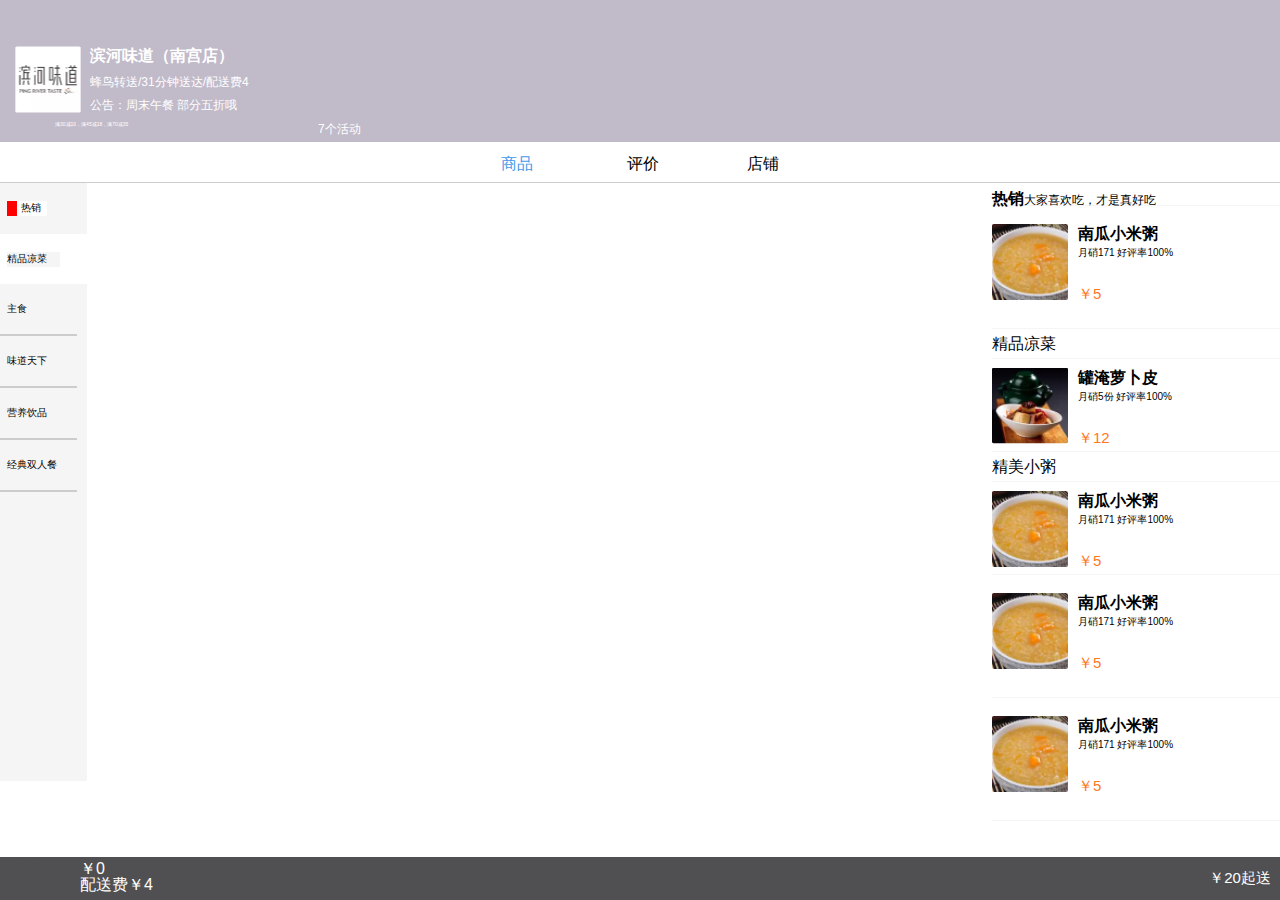
<file: 外卖超人/diancai.html>
<!DOCTYPE html>
<html lang="en">
<head>
	<meta charset="UTF-8">
	<title>Document</title>
	<link rel="stylesheet" href="css/diancai.css">
	<script src="js/rem -rem- diancai.js"></script>
	<meta name="viewport" content="width=device-width">
</head>
<body>
	<header class="tou">
		<header class="tou1">
			<header class="tou3">
				<a href="index.html" class="iconfont">&#xe716;</a>
			</header>
			<header class="tou4">
				<a href="" class="iconfont">&#xe604;</a>
			</header>
		</header>
		<header class="tou2">
			<header class="tou5">
				<img src="img/abinghe.png" alt="">
			</header>
			<header class="tou6">
				<header class="tou7"><b>滨河味道（南宫店）</b></header>
				<header class="tou8">蜂鸟转送/31分钟送达/配送费4</header>
				<header class="tou9">公告：周末午餐 部分五折哦</header>
			</header>
			<header class="tou10">
				<header class="tou11 tou13">
					<a href="" class="iconfont">&#xe65a;</a>
					<div class="tou14">满30减10，满45减18，满70减35</div>
				</header>
				<header class="tou12">7个活动</header>
			</header>
		</header>
		<!-- 头部 -->
	</header>
	<section class="zhong">
		<section class="zhong1">
			<a class="zhong2">商品</a>
			<a href="laia.html" class="zhong3">评价</a>
			<a href="dianpu.html" class="zhong4">店铺</a>
		</section>
	</section>
	<!-- 中间 -->
	<section class="shu">
		<section class="shu1">
			<section class="shu2 shu4">
				<a href="" class="iconfont">&#xe64a;</a>
			</section>
			<a class="shu3">热销</a>
		</section>
		<section class="jing">
			<a class="jing2">精品凉菜</a>
		</section>
		<section class="jing1">
			<a class="jing2">主食</a>
		</section>
		<section class="jing1">
			<a class="jing2">味道天下</a>
		</section>
		<section class="jing1">
			<a class="jing2">营养饮品</a>
		</section>
		<section class="jing1">
			<a class="jing2">经典双人餐</a>
		</section>
		<!-- 侧导航 -->
	</section>
	<section class="shen">
		<section class="shen1"><b>热销</b>大家喜欢吃，才是真好吃</section>
		<section class="shen2">
			<section class="shen3">
				<section class="shen4">
					<img src="img/axiaomizhou.png" alt="">
				</section>
				<section class="shen5">
					<section class="shen6"><b>南瓜小米粥</b></section>
					<section class="shen7">月硝171 好评率100%</section>
					<section class="shen8">￥5</section>
					<a href="" class="iconfont">&#xe620;</a>
				</section>
			</section>
		</section>
		<section class="lala">精品凉菜</section>
		<section class="shen2">
			<section class="shen3">
				<section class="shen4">
					<img src="img/xiaozhou.png" alt="">
				</section>
				<section class="shen5">
					<section class="shen6"><b>罐淹萝卜皮</b></section>
					<section class="shen7">月硝5份 好评率100%</section>
					<section class="shen8">￥12</section>
					<a href="" class="iconfont">&#xe620;</a>
				</section>
			</section>
		</section>
		<section class="lala">精美小粥</section>
		<section class="shen2">
			<section class="shen3">
				<section class="shen4">
					<img src="img/axiaomizhou.png" alt="">
				</section>
				<section class="shen5">
					<section class="shen6"><b>南瓜小米粥</b></section>
					<section class="shen7">月硝171 好评率100%</section>
					<section class="shen8">￥5</section>
					<a href="" class="iconfont">&#xe620;</a>
				</section>
			</section>
		</section>
		<section class="shen2">
			<section class="shen3">
				<section class="shen4">
					<img src="img/axiaomizhou.png" alt="">
				</section>
				<section class="shen5">
					<section class="shen6"><b>南瓜小米粥</b></section>
					<section class="shen7">月硝171 好评率100%</section>
					<section class="shen8">￥5</section>
					<a href="" class="iconfont">&#xe620;</a>
				</section>
			</section>
		</section>
		<section class="shen2">
			<section class="shen3">
				<section class="shen4">
					<img src="img/axiaomizhou.png" alt="">
				</section>
				<section class="shen5">
					<section class="shen6"><b>南瓜小米粥</b></section>
					<section class="shen7">月硝171 好评率100%</section>
					<section class="shen8">￥5</section>
					<a href="" class="iconfont">&#xe620;</a>
				</section>
			</section>
		</section>
	</section>
	<!-- 内容 -->
	<footer class="wei">
		<footer class="wei1">
			<a href="" class="iconfont">&#xe604;</a>
		</footer>
		<footer class="wei2">￥0</footer>
		<footer class="wei3">配送费￥4</footer>
		<footer class="wei4">￥20起送</footer>
	</footer>
	<!-- 结尾 -->
</body>
</html>
</file>
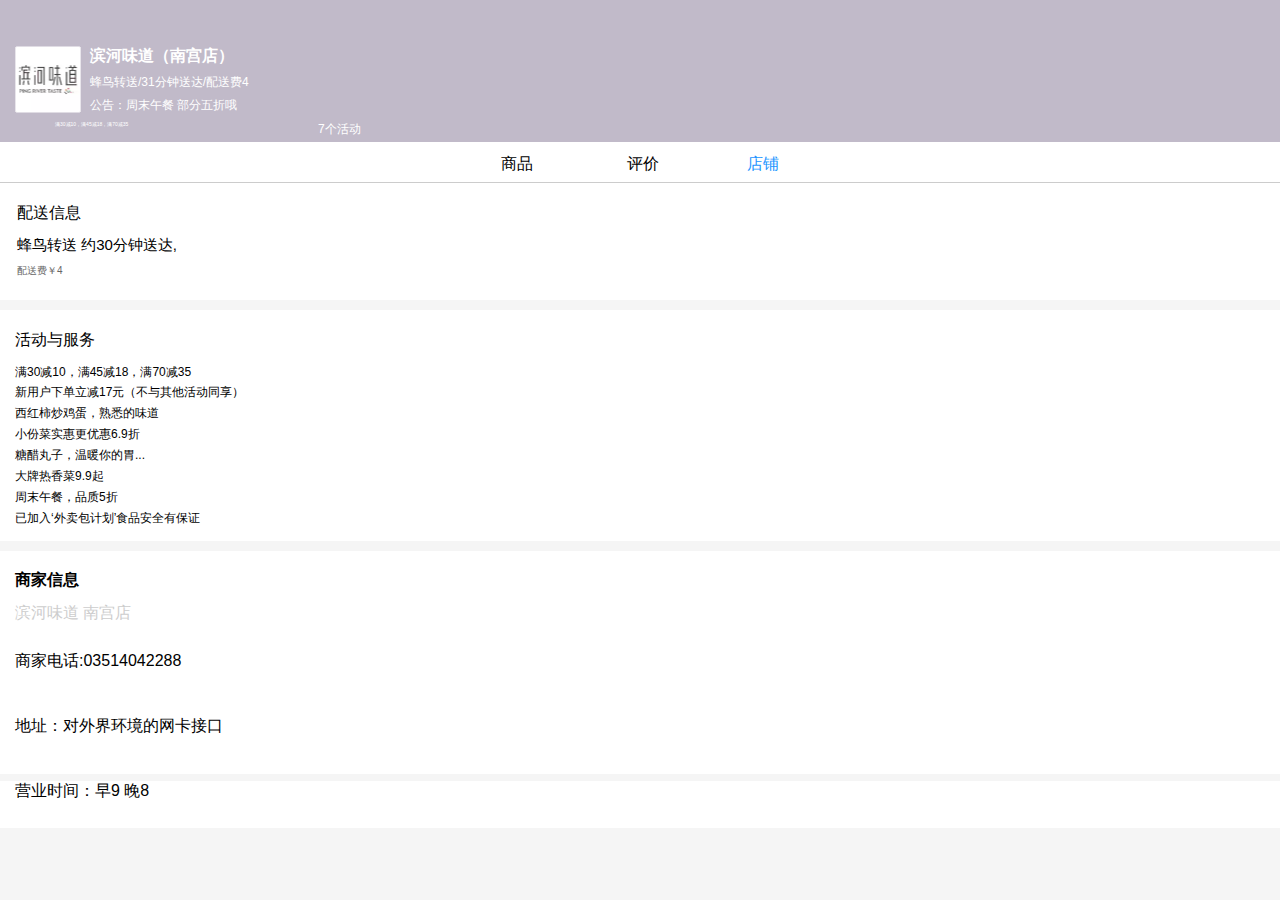
<file: 外卖超人/dianpu.html>
<!DOCTYPE html>
<html lang="en">
<head>
	<meta charset="UTF-8">
	<title>Document</title>
	<link rel="stylesheet" href="css/dianpu.css">
	<script src="js/rem.js"></script>
	<meta name="viewport" content="width=device-width">
</head>
<body>
	<header class="tou">
		<header class="tou1">
			<header class="tou3">
				<a href="" class="iconfont">&#xe716;</a>
			</header>
			<header class="tou4">
				<a href="" class="iconfont">&#xe604;</a>
			</header>
		</header>
		<header class="tou2">
			<header class="tou5">
				<img src="img/abinghe.png" alt="">
			</header>
			<header class="tou6">
				<header class="tou7"><b>滨河味道（南宫店）</b></header>
				<header class="tou8">蜂鸟转送/31分钟送达/配送费4</header>
				<header class="tou9">公告：周末午餐 部分五折哦</header>
			</header>
			<header class="tou10">
				<header class="tou11 tou13">
					<a href="" class="iconfont">&#xe65a;</a>
					<div class="tou14">满30减10，满45减18，满70减35</div>
				</header>
				<header class="tou12">7个活动</header>
			</header>
		</header>
		<!-- 头部 -->
	</header>
	<section class="zhong">
		<section class="zhong1">
			<a href="diancai.html" class="zhong2">商品</a>
			<a href="laia.html" class="zhong3">评价</a>
			<a class="zhong4">店铺</a>
		</section>
	</section>
	<section class="pei">
		<section class="pei1">
			<section class="pei2">配送信息</section>
			<section class="pei3">蜂鸟转送 约30分钟送达,</section>
			<section class="pei4">配送费￥4</section>
		</section>
	</section>
	<section class="huo">
		<section class="huo1">活动与服务</section>
		<section class="huo2">
			<section class="huo3">满30减10，满45减18，满70减35</section>
			<section class="huo4">新用户下单立减17元（不与其他活动同享）</section>
			<section class="huo4">西红柿炒鸡蛋，熟悉的味道</section>
			<section class="huo4">小份菜实惠更优惠6.9折</section>
			<section class="huo4">糖醋丸子，温暖你的胃...</section>
			<section class="huo4">大牌热香菜9.9起</section>
			<section class="huo4">周末午餐，品质5折</section>
			<section class="huo4">已加入‘外卖包计划’食品安全有保证</section>
		</section>
	</section>
	<section class="jia">
		<section class="jia1">
			<section class="jia3"><b>商家信息</b></section>
			<section class="jia4">滨河味道 南宫店</section>
		</section>
		<section class="jia2">
			<section class="jia5">商家电话:03514042288</section>
		</section>
		<section class="jia2">
			<section class="jia5">地址：对外界环境的网卡接口</section>
		</section>
		<section class="jia2">
			<section class="jia5">营业时间：早9 晚8</section>
		</section>
	</section>

</body>
</html>
</file>
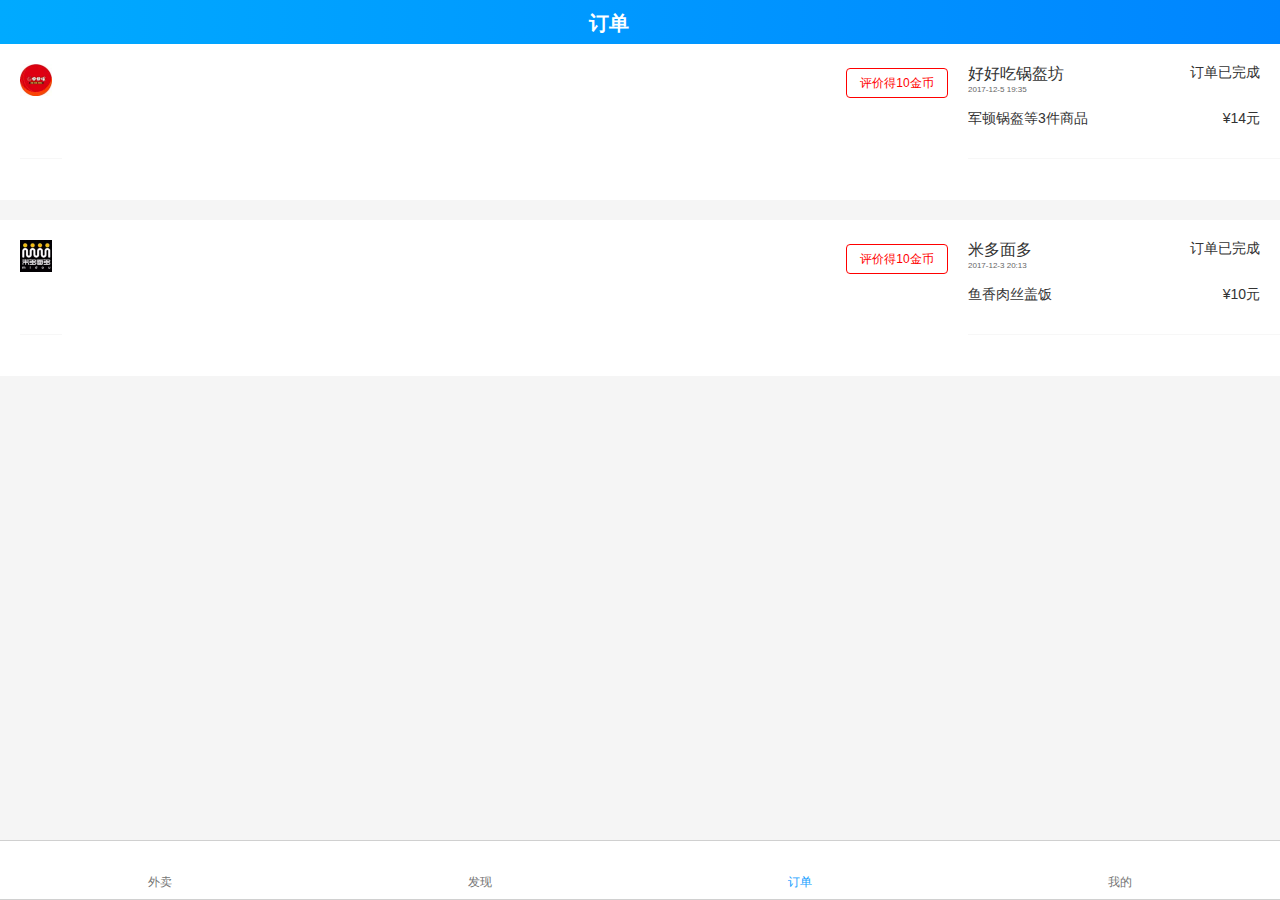
<file: 外卖超人/dindan.html>
<!DOCTYPE html>
<html lang="en">
<head>
	<meta charset="UTF-8">
	<title>订单</title>
	<meta name="viewport" content="width=device-width">
	<link rel="stylesheet" href="css/dindan.css">
	<script src="js/rem.js"></script>
</head>
<body>
	<header>
		<a href="demo.html" class="iconfont">&#xe603;</a>
		<b>订单</b>
	</header>

    <a href="" class="waimai1">
    	<div class="shangbiao1">
    		<div class="sb"><img src="img/dingdan1.webp" alt=""></div>
    	</div>
    	<div class="dianming">
    		<span>好好吃锅盔坊</span><span class="iconfont icon1">&#xe604;</span><span>订单已完成</span>
    		<div>2017-12-5 19:35</div>
    		<div class="shangpin">
    			<span class="sp1">军顿锅盔等3件商品</span>
    			<span class="sp2">¥14元</span>
    		</div>
    	</div>
    	<div class="pingjia">评价得10金币</div>
    </a>
    
     <a href="" class="waimai1">
    	<div class="shangbiao1">
    		<div class="sb"><img src="img/shangjia2.webp" alt=""></div>
    	</div>
    	<div class="dianming">
    		<span>米多面多</span><span class="iconfont icon1">&#xe604;</span><span>订单已完成</span>
    		<div>2017-12-3 20:13</div>
    		<div class="shangpin">
    			<span class="sp1">鱼香肉丝盖饭</span>
    			<span class="sp2">¥10元</span>
    		</div>
    	</div>
    	<div class="pingjia">评价得10金币</div>
    </a>

     
    
     
    <footer>
        <ul>
        <a href="index.html">
        <li> 
        
        <div class="iconfont icon4">&#xe6e9;</div>
        <div>外卖</div>        
        </li></a>

        <a href="">
        <li>        
        <div class="iconfont icon4">&#xe600;</div>
        <div>发现</div>        
        </li></a>

        
            <a href="dindan.html">
        <li>
        <div class="iconfont icon4">&#xe69a;</div>
        <div>订单</div>       
        </li>
        </a>

        
        
            <a href="order.html">
        <li>
        <div class="iconfont icon4">&#xe8ec;</div>
        <div>我的</div>
         </li>
        </a>
    </ul>
    </footer>
</body>
</html>
</file>
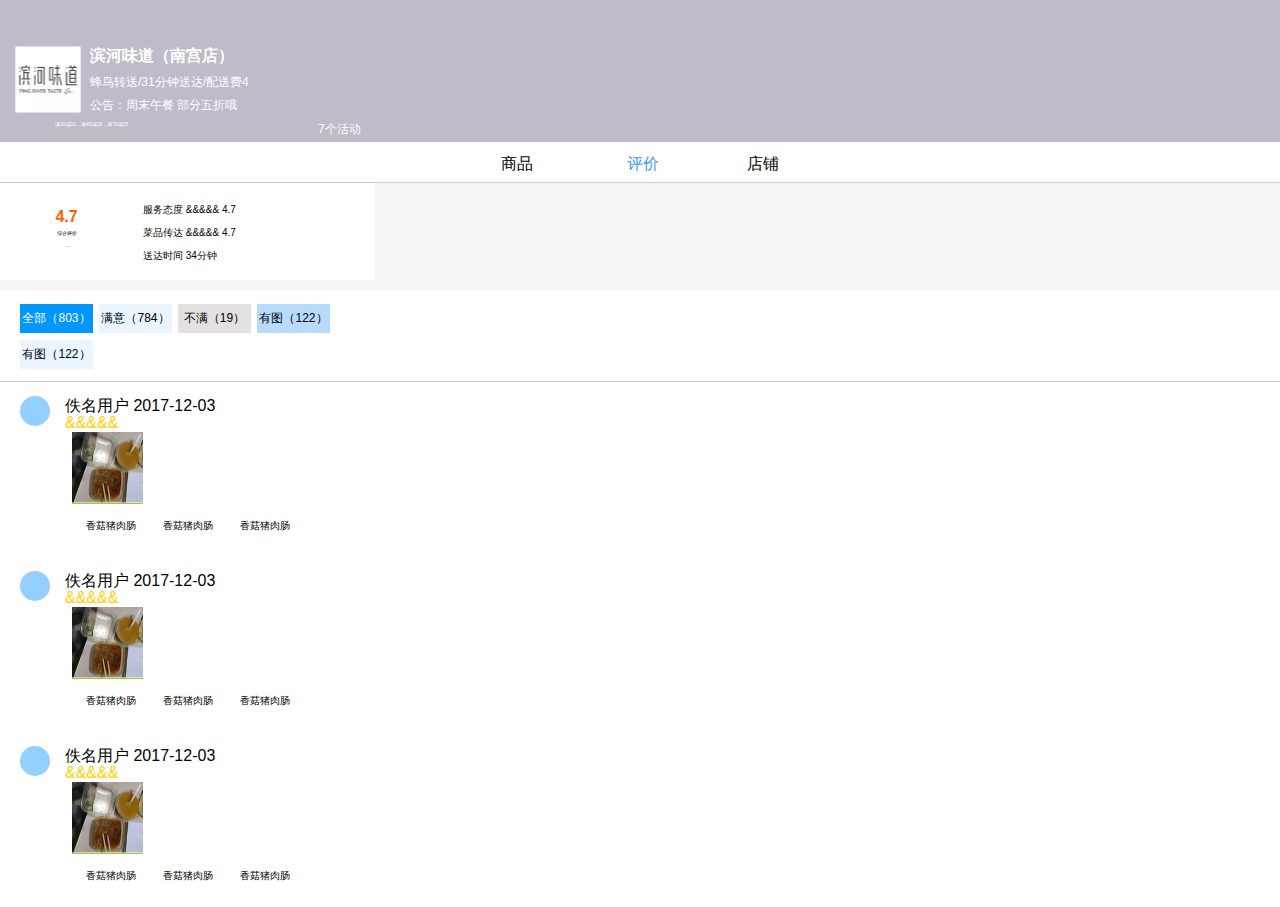
<file: 外卖超人/laia.html>
<!DOCTYPE html>
<html lang="en">
<head>
	<meta charset="UTF-8">
	<title>Document</title>
	<link rel="stylesheet" href="css/pingjia.css">
	<script src="js/rem -rem- diancai.js"></script>
	<meta name="viewport" content="width=device-width">
</head>
<body>
	<header class="tou">
		<header class="tou1">
			<header class="tou3">
				<a href="" class="iconfont">&#xe716;</a>
			</header>
			<header class="tou4">
				<a href="" class="iconfont">&#xe604;</a>
			</header>
		</header>
		<header class="tou2">
			<header class="tou5">
				<img src="img/abinghe.png" alt="">
			</header>
			<header class="tou6">
				<header class="tou7"><b>滨河味道（南宫店）</b></header>
				<header class="tou8">蜂鸟转送/31分钟送达/配送费4</header>
				<header class="tou9">公告：周末午餐 部分五折哦</header>
			</header>
			<header class="tou10">
				<header class="tou11 tou13">
					<a href="" class="iconfont">&#xe65a;</a>
					<div class="tou14">满30减10，满45减18，满70减35</div>
				</header>
				<header class="tou12">7个活动</header>
			</header>
		</header>
		<!-- 头部 -->
	</header>
	<section class="zhong">
		<section class="zhong1">
			<a href="diancai.html" class="zhong2">商品</a>
			<a class="zhong3">评价</a>
			<a href="dianpu.html" class="zhong4">店铺</a>
		</section>
	</section>
	<div class="haha">
		<div class="haha1">
			<div class="haha2">
				<div class="haha3"><b>4.7</b></div>
				<div class="haha4">综合评价</div>
				<div class="haha5">高于周边商家</div>
			</div>
			<div class="div haha6">
				<div class="haha7">服务态度  &&&&&  4.7</div>
				<div class="haha8">菜品传达  &&&&&  4.7</div>
				<div class="haha9">送达时间  34分钟</div>
			</div>
		</div>
	</div>
	<section class="hao">
		<div class="hao1">
			<div class="hao2">
				<div class="hao3">全部（803）</div>
				<div class="hao4">满意（784）</div>
				<div class="hao4 hao6">不满（19）</div>
				<div class="hao4 hao5">有图（122）</div>
				<div class="hao4 hao7">有图（122）</div>
			</div>
		</div>
	</section>
	<section class="yiyi">
		<section class="yiyi1">
			<section class="yiyi2">
				<a href="" class="iconfont">&#xe657;</a>
			</section>
			<section class="yiyi3">
				<section class="yiyi4">佚名用户 2017-12-03</section>
				<section class="yiyi4 yiyi5">&&&&&</section>
			</section>
			<section class="yiyi6">
				<section class="yiyi7">
					<img src="img/haochi.png" alt="">
				</section>
				<section class="yiyi8">
					<section class="yiyi9">香菇猪肉肠</section>
					<section class="yiyi9">香菇猪肉肠</section>
					<section class="yiyi9">香菇猪肉肠</section>
				</section>
			</section>
		</section>
	</section>
	<section class="yiyi">
		<section class="yiyi1">
			<section class="yiyi2">
				<a href="" class="iconfont">&#xe657;</a>
			</section>
			<section class="yiyi3">
				<section class="yiyi4">佚名用户 2017-12-03</section>
				<section class="yiyi4 yiyi5">&&&&&</section>
			</section>
			<section class="yiyi6">
				<section class="yiyi7">
					<img src="img/haochi.png" alt="">
				</section>
				<section class="yiyi8">
					<section class="yiyi9">香菇猪肉肠</section>
					<section class="yiyi9">香菇猪肉肠</section>
					<section class="yiyi9">香菇猪肉肠</section>
				</section>
			</section>
		</section>
	</section>
	<section class="yiyi">
		<section class="yiyi1">
			<section class="yiyi2">
				<a href="" class="iconfont">&#xe657;</a>
			</section>
			<section class="yiyi3">
				<section class="yiyi4">佚名用户 2017-12-03</section>
				<section class="yiyi4 yiyi5">&&&&&</section>
			</section>
			<section class="yiyi6">
				<section class="yiyi7">
					<img src="img/haochi.png" alt="">
				</section>
				<section class="yiyi8">
					<section class="yiyi9">香菇猪肉肠</section>
					<section class="yiyi9">香菇猪肉肠</section>
					<section class="yiyi9">香菇猪肉肠</section>
				</section>
			</section>
		</section>
	</section>
</body>
</html>
</file>
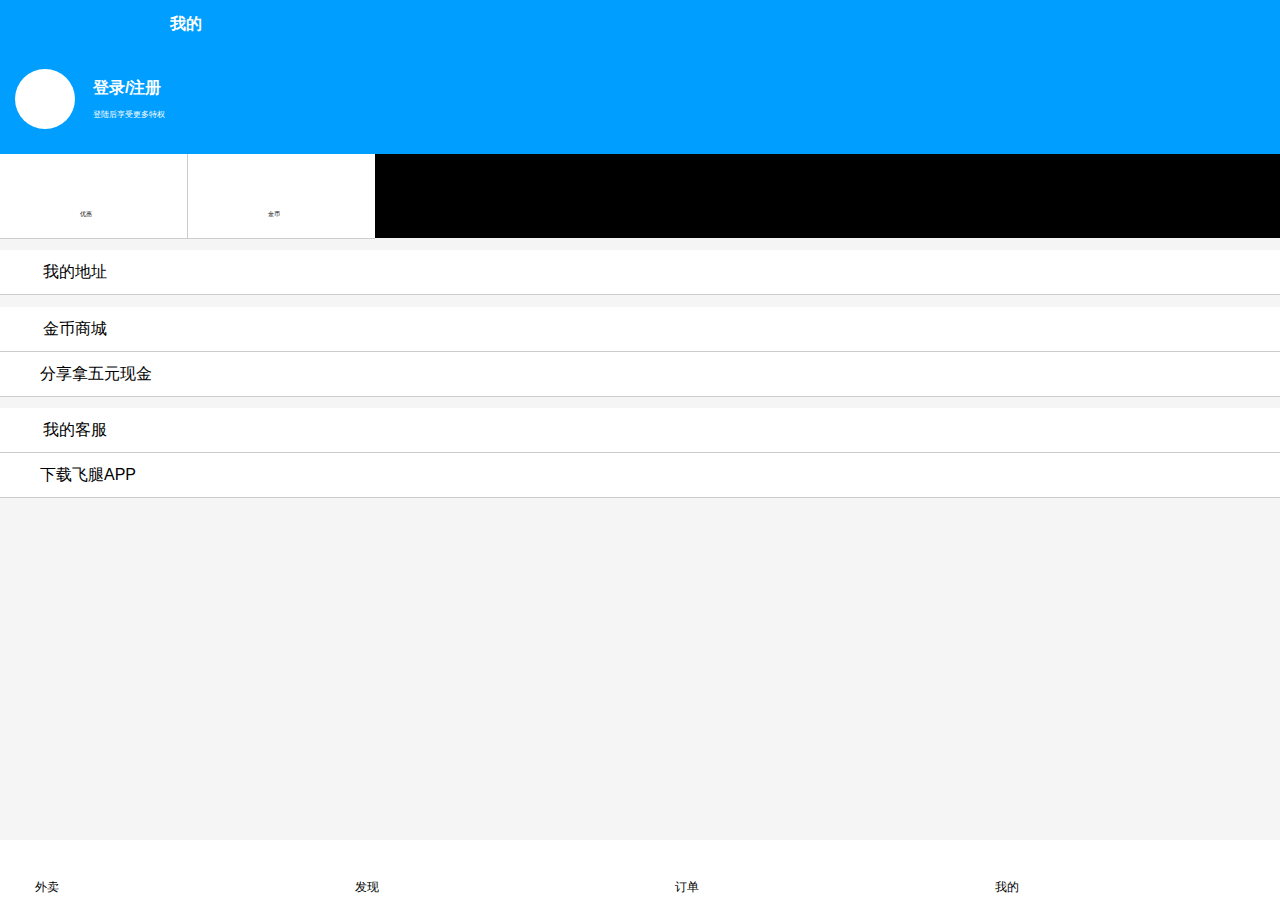
<file: 外卖超人/order.html>
<!DOCTYPE html>
<html lang="en">
<head>
	<meta charset="UTF-8">
	<title>Document</title>
	<link rel="stylesheet" href="css/order.css">
	<script src="js/rem - 副本.js"></script>
	<meta name="viewport" content="width=device-width">
</head>
<body>
	<header class="tou">
		<header class="tou1">
			<header class="tou3">
				<a href="" class="iconfont shiliang">&#xe716;</a>
			</header>
			<header class="tou4"><b>我的</b></header>
		</header>
		<header class="tou2">
			<header class="tou5">
				<a href="" class="iconfont shiliang">&#xe657;</a>
			</header>
			<header class="tou6">
				<header class="tou8"><b>登录/注册</b></header>
				<header class="tou9">登陆后享受更多特权</header>
			</header>
			<header class="tou7">
				<a href="wo.html" class="iconfont shiliang">&#xe69a;</a>
			</header>
		</header></header>
		<!-- 头部结束 -->
		<!-- 头部结束 -->
	<section class="you">
		<section class="you1">
			<section class="you3">
				<section class="you4">
					<a href="" class="iconfont shiliang">&#xe692;</a>
				</section>
				<sectiong class="you5">优惠</sectiong>
			</section>
		</section>
		<section class="you1 you2">
			<section class="you3">
				<section class="you4">
					<a href="" class="iconfont">&#xe6b7;</a>
				</section>
				<sectiong class="you5">金币</sectiong>
			</section>
		</section>
	</section>
	<!-- 优惠结束 -->
	<section class="di">
		<section class="di1">
			<section class="di2">
				<a href="" class="iconfont shiliang">&#xe613;</a>
			</section>
			<section class="di3">我的地址</section>
		</section>
		<section class="di4">
			<a href="" class="iconfont">&#xe69a;</a>
		</section>
	</section>
	<!-- 地址 -->
	<section class="fen">
		<section class="fen1">
			<section class="di1">
			<section class="di2">
				<a href="" class="iconfont shiliang">&#xe614;</a>
			</section>
			<section class="di3">金币商城</section>
		</section>
		</section>

		<section class="fen1">
			<section class="fen1">
			<section class="di1 fen3">
			<section class="di2 fen5">
				<a href="" class="iconfont shiliang">&#xe603;</a>
			</section>
			<section class="di3 fen4">分享拿五元现金</section>
		</section>
		</section>
		</section>
	</section>
	<!-- ，，， -->
	<section class="fen">
		<section class="fen1">
			<section class="di1">
			<section class="di2">
				<a href="" class="iconfont shiliang">&#xe767;</a>
			</section>
			<section class="di3">我的客服</section>
		</section>
		</section>

		<section class="fen1">
			<section class="fen1">
			<section class="di1 fen3">
			<section class="di2 fen5">
				<a href="" class="iconfont shiliang">&#xe6d0;</a>
			</section>
			<section class="di3 fen4">下载飞腿APP</section>
		</section>
		</section>
		</section>
	</section>
	<!-- 。。。 -->
	<div class="wei">
		<div class="wei1">
			<div class="wei2">
				<div class="wei3 wei7">
					<a href="index.html" class="iconfont">&#xe600;</a>
				</div>
				<div class="wei4">外卖</div>
			</div>
		</div>
		<div class="wei1">
			<div class="wei2">
				<div class="wei3 wei5">
					<a href="" class="iconfont">&#xe601;</a>
				</div>
				<div class="wei4">发现</div>
			</div>
		</div>
		<div class="wei1">
			<div class="wei2">
				<div class="wei3 wei5">
					<a href="" class="iconfont">&#xe602;</a>
				</div>
				<div class="wei4">订单</div>
			</div>
		</div>
		<div class="wei1">
			<div class="wei2">
				<div class="wei3 wei5 wei6">
					<a href="" class="iconfont">&#xe7bc;</a>
				</div>
				<div class="wei4">我的</div>
			</div>
		</div>
	</div>
	<!-- 尾部结束 -->
	</body>
</html>
</file>
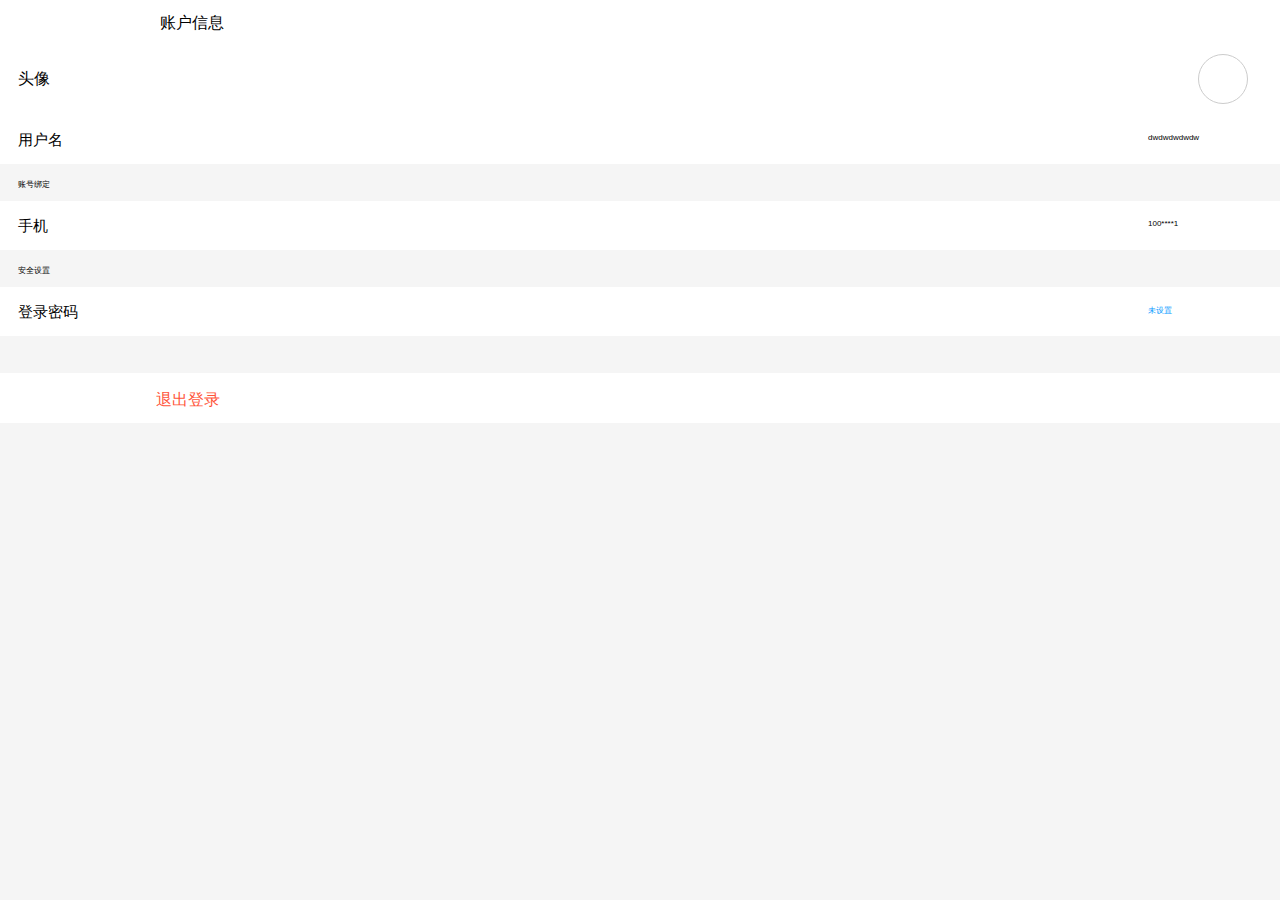
<file: 外卖超人/wo.html>
<!DOCTYPE html>
<html lang="en">
<head>
	<meta charset="UTF-8">
	<title>Document</title>
	<link rel="stylesheet" href="css/wo.css">
	<meta name="viewport" content="width=device-width">
	<script src="js/rem - 副本 - 副本.js"></script>
</head>
<body>
	<header class="tou">
		<header class="tou1">
			<a href="order.html" class="iconfont">&#xe716;</a>
		</header>
		<header class="tou2">账户信息</header>
	</header>
	<!-- 头部 -->
	<section class="xiang">
		<section class="xiang1">头像</section>
		<section class="xiang2">
			<section class="xiang3">
				<a href="" class="iconfont shiliang">&#xe657;</a>
			</section>
			<section class="xiang4">
				<a href="" class="iconfont">&#xe69a;</a>
			</section>
		</section>
	</section>
	<!-- 信息 -->
	<section class="hu">
		<section class="hu1">用户名</section>
		<section class="hu2">dwdwdwdwdw
			<section class="hu3">
				<a href="" class="iconfont">&#xe69a;</a>
			</section>
		</section>
	</section>
	<section class="jian">
		<section class="jian1">账号绑定</section>
	</section>
	<section class="hu">
		<section class="hu1">手机</section>
		<section class="hu2">100****1
			<section class="hu3">
				<a href="" class="iconfont">&#xe69a;</a>
			</section>
		</section>
	</section>
	<section class="jian">
		<section class="jian1">安全设置</section>
	</section>
	<section class="hu">
		<section class="hu1 zizi">登录密码</section>
		<section class="hu2 zizi1">未设置
			<section class="hu3">
				<a href="" class="iconfont">&#xe69a;</a>
			</section>
		</section>
	</section>
	<section class="jian"></section>
	<section class="tui">
		<section class="tui1">退出登录</section>
	</section>
</body>
</html>
</file>
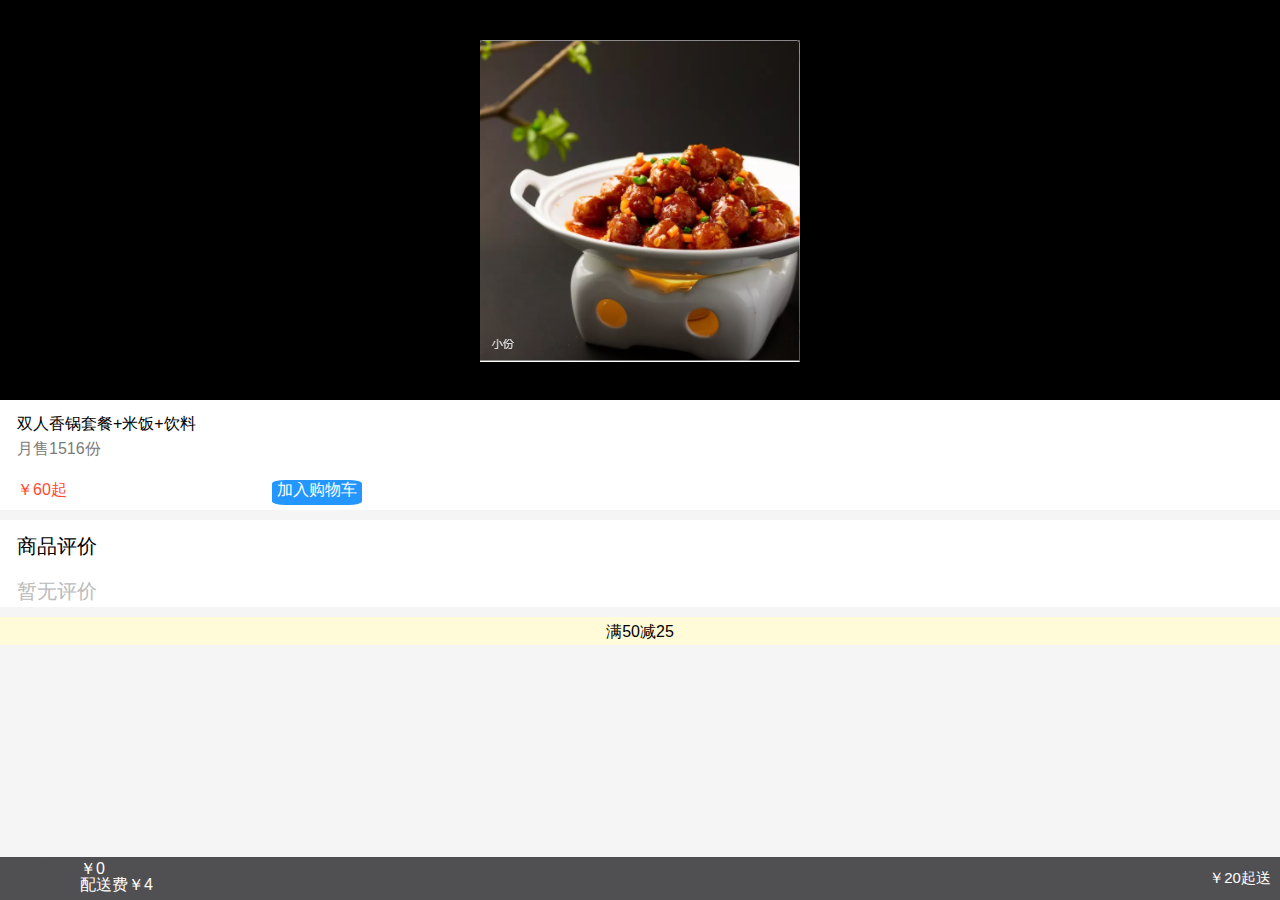
<file: 外卖超人/zuihou.html>
<!DOCTYPE html>
<html lang="en">
<head>
	<meta charset="UTF-8">
	<title>Document</title>
	<link rel="stylesheet" href="css/zuihou.css">
	<script src="js/rem.js"></script>
	<meta name="viewport" content="width=device-width">
</head>
<body>
	<header class="tou">
		<header class="tou1">
			<img src="img/chichi.png" alt="">
		</header>
	</header>
	<section class="tou3">
		<section class="tou4">
			<section class="tou5">双人香锅套餐+米饭+饮料</section>
			<section class="tou6">月售1516份</section>
			<section class="tou7">￥60起
				<section class="tou8">加入购物车</section>
			</section>
		</section>
	</section>
	<footer class="liu">
		<footer class="liu1">商品评价</footer>
		<footer class="liu2">暂无评价</footer>
	</footer>
	<footer class="mo">
		<footer class="mo1">满50减25</footer>
	</footer>
	<footer class="wei">
		<footer class="wei1">
			<a href="" class="iconfont">&#xe604;</a>
		</footer>
		<footer class="wei2">￥0</footer>
		<footer class="wei3">配送费￥4</footer>
		<footer class="wei4">￥20起送</footer>
	</footer>
</body>
</html>
</file>
<file: css/index.css>
/*
* @Author: lenovo
* @Date:   2017-12-12 14:28:28
* @Last Modified by:   lenovo
* @Last Modified time: 2017-12-14 21:20:28
*/
@import url('base.css');
@font-face {
  font-family: 'iconfont';  /* project id 506485 */
  src: url('https://at.alicdn.com/t/font_506485_h2ly1ld0che8w7b9.eot');
  src: url('https://at.alicdn.com/t/font_506485_h2ly1ld0che8w7b9.eot?#iefix') format('embedded-opentype'),
  url('https://at.alicdn.com/t/font_506485_h2ly1ld0che8w7b9.woff') format('woff'),
  url('https://at.alicdn.com/t/font_506485_h2ly1ld0che8w7b9.ttf') format('truetype'),
  url('https://at.alicdn.com/t/font_506485_h2ly1ld0che8w7b9.svg#iconfont') format('svg');
}
.iconfont{
	font-family: 'iconfont';
	font-size: 36px;
}
.about{
	padding: 120px 0;
	background: #fff;
}
.about_head h1{
	font-size: 36px;
	margin: 0 auto;
	text-align: center;
	margin-bottom: 8px;
}
.about_head p{
	margin: 0 auto;
	text-align: center;
	margin-bottom: 35px;
	font-size: 14px;
	line-height: 22px;
}
.textimg img{
	width: 100%;
	height: 100%;
}
.text h2{
	font-size: 36px;
	margin-bottom: 30px;

}
/* 手机端 */
@media screen and (max-width: 768px){
    .text h2{
    	margin-top: 30px;
    }
}
/* 平板端 */
@media screen and (min-width: 768px) and (max-width: 992px){
    .text h2{
    	margin-top: 30px;
    }
}
/* pc小屏 */
@media screen and (min-width: 992px) and (max-width: 1200px){
	.text h2{
    	
    }
    /* .our .container .row div{
    	width: 293px;
    	height: 250px;
    } */
}
/* pc大屏 */
@media screen and (min-width: 1200px){

}
.our{
	padding: 120px 0;
	background: #f5f5f5;
}
.our-head h1{
	font-size: 36px;
	margin: 0 auto;
	text-align: center;
	margin-bottom: 8px;
}
.our-head p{
	font-size: 12px;
	margin: 0 auto;
	text-align: center;
}
.our .container .row li h3{
	font-size: 30px;
	text-align: center;
}
.our .container .row li p{
	font-size: 14px;
	line-height: 22px;
	color: #55575d;
	text-align: center;
}
.our .container .row div:hover{
    transform: translateY(-10px);
    box-shadow: 0 3px 10px .3px rgba(0, 0, 0, 0.3);
    transition: all 1s  ease;
}
.our .container .row li{
	margin-top: 40px;
}
.our .container .row div{
	background: #fff;
	padding: 30px;

}
.zuopin{
	padding: 120px 0;
	background: #fff;
}
.zuopin .container .zuopin1 h1{
	font-size: 36px;
	margin: 0 auto;
	text-align: center;
	margin-bottom: 8px;
}
.zuopin .container .zuopin1 p{
	font-size: 12px;
	margin: 0 auto;
	text-align: center;
}
.zuopin .container .row ul li{
	margin-top: 40px;
}
.zuopin .container .row ul li a img:hover{
	transform: scale( 0.9);
	transition: all 1s .1s ease;
}
.zuopin .container .row ul li a img{
	margin: 0 auto;
}
.zuopin .container .row ul li a{
	display: block;
	position: relative;
}
.hezi{
	width: 292px;
	height: 200px;
	background: rgba(0, 0, 0, 0.0);
	position: absolute;
	left: 0;
	bottom: 4px;
}
.hezi:hover{
	transform: scale( 1);
	transition: all .5s ease;
	background: rgba(0, 0, 0, 0.6);
	opacity: 1;
}
/* .hezi:hover .shiliang:hover{
	opacity: 1;
} */
.hezi:hover .shiliang i{
	border-radius: 50%;
	background: #fff;
	opacity: 1;
}
.shiliang:hover{
	background: rgba(0, 0, 0, 1);
	color: #fff;
}
.shiliang{
	width: 40px;
	height: 40px;
	background: #fff;
	margin-left: 125px;
	text-align: center;
	line-height: 40px;
	border-radius: 50%;
	background: rgba(0, 0, 0, 0)
}
.shiliang i{
	font-size: 25px;
	display: block;
	margin-top: 85px;
	text-align: center;
	opacity: 0;
	color: #000;
}
.zuopin .container .row ui li div{
	padding: 30px;
	background: #fff;
}
.zuihou h1{
	font-size: 36px;
	text-align: center;
}
.zuihou p{
	text-align: center;
	font-size: 12px;
	margin-bottom: 30px;
}
@font-face {
  font-family: 'iconfont';  /* project id 506398 */
  src: url('https://at.alicdn.com/t/font_506398_lfye72q4n1cyp66r.eot');
  src: url('https://at.alicdn.com/t/font_506398_lfye72q4n1cyp66r.eot?#iefix') format('embedded-opentype'),
  url('https://at.alicdn.com/t/font_506398_lfye72q4n1cyp66r.woff') format('woff'),
  url('https://at.alicdn.com/t/font_506398_lfye72q4n1cyp66r.ttf') format('truetype'),
  url('https://at.alicdn.com/t/font_506398_lfye72q4n1cyp66r.svg#iconfont') format('svg');
}
@font-face {
  font-family: 'iconfont';  /* project id 506485 */
  src: url('https://at.alicdn.com/t/font_506485_6kxrh5anx3l3di.eot');
  src: url('https://at.alicdn.com/t/font_506485_6kxrh5anx3l3di.eot?#iefix') format('embedded-opentype'),
  url('https://at.alicdn.com/t/font_506485_6kxrh5anx3l3di.woff') format('woff'),
  url('https://at.alicdn.com/t/font_506485_6kxrh5anx3l3di.ttf') format('truetype'),
  url('https://at.alicdn.com/t/font_506485_6kxrh5anx3l3di.svg#iconfont') format('svg');
}







.zuihou{
	padding: 120px 0;
	background: #f3f3f4;
}
.zuihou .container .row li{
	box-sizing: border-box;
	padding: 0 12px;
}

input[class]{
	height: 44px;
    min-width: 100%;
    border-radius: 4px;
    box-sizing: border-box;
    padding: 10px 15px;
    outline: none;
    margin-bottom: 24px;
}
textarea{
	min-width: 100%;
	border-radius: 4px;
	box-sizing: border-box;
    padding: 10px 15px;
    color: #757575;
    margin-bottom: 24px;
}
.zuihou1{
	height: 500px;
}
.zuihou2{
	height: 300px;
}
input:last-of-type{
	background: #333;
	color: #fff;
	width: 100px;
	border-radius: 4px;
	height: 44px;
	outline: none;
}
.zuihou3{
	width: 100%;
	height: 60px;
	margin-bottom: 35px;
}
.zuihou h1{
	margin-bottom: 20px;
}
.zuihou4{
	width: 60px;
	height: 60px;
	background: #f6f6f6;
	font-size: 24px;
	text-align: center;
	color: #55575d;
	line-height: 60px;
	margin-right: 10px;
	float: left;
}
.zuihou5{
	font-size: 16px;
	color: #959595;
	float: left;
	line-height: 30px;
/* 	margin-top: -20px; */
}
.made{
	width: 100%;
	height: 120px;
	background: #0D1218;
	float: left;
	position: relative;
}
.made .container div p{
	width: 555px;
	height: 36px;
	color: #fff;
	float: left;
}
.made1 div{
	width: 476px;
	height: 36px;
	background: #0D1218;
	float: right;
	margin-top: -40px;
}
.made div a{
	display: block;
	width: 36px;
	height: 36px;
	border-radius: 50%;
	background: #86898C;
	color: #666;
	float: right;
	text-align: center;
	margin-left: 5px;
	line-height: 36px;
}
.made div a .iconfont{
	font-size: 25px;
	line-height: 36px;
	text-align: center;
}
.container{
	margin-top: 50px;
}
.shang1{
	width: 36px;
	height: 36px;
	background: red;
}
.made .container section {
	position: absolute;
	top: -18px;
	left: 1%;
}
.made .container section a{
	border-radius: 0;
	display: block;
	transform: rotate(46deg);
	background: #0D1218;
}
.made .container section .icon2{
	position: absolute;
	left: 622px;
	top: 4px;
	font-size: 30px;
	color: #fff;
}
.made .container section a i:hover{
	color: #000;
}
.made .container section a i{
	color: #fff;
}
.made .container section a:hover{
	background: #00BFFF;
}
</file>
<file: css/response.css>
/*
* @Author: lenovo
* @Date:   2017-12-12 10:15:38
* @Last Modified by:   lenovo
* @Last Modified time: 2017-12-13 18:33:05
*/.container,.container-fliuid{
	height: auto;
	overflow: hidden;
	box-sizing: border-box;
	margin-left: auto;
	margin-right: auto;
}
.row{
	height: auto;
	overflow: hidden;
	box-sizing: border-box;
}
.row::before,.row::after{
	content: '';
	display: block;
	clear: both;
	width: 0;
	height: 0;
	line-height: 0;
}
[class*="col-"]{
	float: left;
	padding-left: 0px;
	padding-right: 15px;
	box-sizing: border-box;
}
@media screen and (max-width: 768px){
    .col-xs-1{
    	width: 8.333333%;
    }
    .col-xs-2{
    	width: 16.666666%;
    }
    .col-xs-3{
    	width: 25%;
    }
    .col-xs-4{
    	width: 33.333333%;
    }
    .col-xs-5{
    	width: 41.666666%;
    }
    .col-xs-6{
    	width: 50%;
    }
    .col-xs-7{
    	width: 58.333333%;
    }
    .col-xs-8{
    	width: 66.666666%；
    }
    .col-xs-9{
    	width: 75%;
    }
    .col-xs-10{
    	width: 83.333333%;
    }
    .col-xs-11{
    	width: 91.666666%;
    }
    .col-xs-12{
    	width: 100%;
    }
    .hidden-xs{
    	display: none;
    }
}
@media screen and (min-width: 768px) and (max-width: 992px){
	.container{
		width: 750px;
	}
    .col-sm-1{
    	width: 8.333333%;
    }
    .col-sm-2{
    	width: 16.666666%;
    }
    .col-sm-3{
    	width: 25%;
    }
    .col-sm-4{
    	width: 33.333333%;
    }
    .col-sm-5{
    	width: 41.666666%;
    }
    .col-sm-6{
    	width: 50%;
    }
    .col-sm-7{
    	width: 58.333333%;
    }
    .col-sm-8{
    	width: 66.666666%；
    }
    .col-sm-9{
    	width: 75%;
    }
    .col-sm-10{
    	width: 83.333333%;
    }
    .col-sm-11{
    	width: 91.666666%;
    }
    .col-sm-12{
    	width: 100%;
    }
    .hidden-sm{
    	display: none;
    }
}
@media screen and (min-width: 992px) and (max-width: 1200px){
	.container{
		width: 970px;
	}
    .col-md-1{
    	width: 8.333333%;
    }
    .col-md-2{
    	width: 16.666666%;
    }
    .col-md-3{
    	width: 25%;
    }
    .col-md-4{
    	width: 33.333333%;
    }
    .col-md-5{
    	width: 41.666666%;
    }
    .col-md-6{
    	width: 50%;
    }
    .col-md-7{
    	width: 58.333333%;
    }
    .col-md-8{
    	width: 66.666666%；
    }
    .col-md-9{
    	width: 75%;
    }
    .col-md-10{
    	width: 83.333333%;
    }
    .col-md-11{
    	width: 91.666666%;
    }
    .col-md-12{
    	width: 100%;
    }
    .hidden-md{
    	display: none;
    }
}
@media screen and (min-width: 1200px){
	.container{
		width: 1170px;
	}
    .col-lg-1{
    	width: 8.333333%;
    }
    .col-lg-2{
    	width: 16.666666%;
    }
    .col-lg-3{
    	width: 25%;
    }
    .col-lg-4{
    	width: 33.333333%;
    }
    .col-lg-5{
    	width: 41.666666%;
    }
    .col-lg-6{
    	width: 50%;
    }
    .col-lg-7{
    	width: 58.333333%;
    }
    .col-lg-8{
    	width: 66.666666%；
    }
    .col-lg-9{
    	width: 75%;
    }
    .col-lg-10{
    	width: 83.333333%;
    }
    .col-lg-11{
    	width: 91.666666%;
    }
    .col-lg-12{
    	width: 100%;
    }
    .hidden-lg{
    	display: none;
    }
}
</file>
<file: 外卖超人/css/index.css>
/*
* @Author: lenovo
* @Date:   2017-12-06 17:14:03
* @Last Modified by:   lenovo
* @Last Modified time: 2017-12-14 22:02:24
*/
@import url('base.css');
.quanbu{
	width: 100%;
	height: 1.3rem;
	background: #00a4ff;
	float: left;
}
.quanbu1{
	width: 3.47rem;
	height: 0.25rem;
	background: #00a4ff;
	margin-top: 0.17rem;
	margin-left: 0.14rem;
}
.quanbu2{
	width: 1.96rem;
	height: 100%;
	background: #009fff;
	float: left;
}
.quanbu3{
	width: 0.76rem;
	height: 0.25rem;
	background:#00a4ff;
	float: right;
}
.quanbu4{
	width: 0.18rem;
	height: 0.16rem;
	background: #00a4ff;
	float: left;
}
@font-face {
  font-family: 'iconfont';  /* project id 500024 */
  src: url('https://at.alicdn.com/t/font_500024_eo5m7nusfbf0f6r.eot');
  src: url('https://at.alicdn.com/t/font_500024_eo5m7nusfbf0f6r.eot?#iefix') format('embedded-opentype'),
  url('https://at.alicdn.com/t/font_500024_eo5m7nusfbf0f6r.woff') format('woff'),
  url('https://at.alicdn.com/t/font_500024_eo5m7nusfbf0f6r.ttf') format('truetype'),
  url('https://at.alicdn.com/t/font_500024_eo5m7nusfbf0f6r.svg#iconfont') format('svg');
}
.iconfont{
	font-family:iconfont;
	line-height: 0.16rem;
	font-size: 0.2rem;
	margin-top: 0.03rem;
	color: #fff;
}
.quanbu5{
	width: 1.77rem;
	height: 0.18rem;
	background: #009fff;
	float: right;
	color: #fff;

}
.quanbu6{
	width: 0.3rem;
	height: 0.25rem;
	background: #00a4ff;
	font-size: 0.08rem;
	text-align: center;
	line-height: 0.25rem;
	float: left;
	color: #fff;
	margin-bottom: 0.02rems;
}
.quanbu7{
	width: 0.28rem;
	height: 0.24rem;
	float:right;
}
.shuru{
	width: 3.47rem;
	height: 0.35rem;
	background: #fff;
	margin-left: 0.14rem;
	margin-top: 0.1rem;
	display: flex;
	justify-content: center;
	align-items: center;
}
.shuru1{
	width: 1.37rem;
	height: 0.13rem;
	background: #fff;
	color: #333;
	font-size: 0.12rem;
	text-align: center;
}
.shuru2{
	width: 0.11rem;
	height: 0.13rem;
	background: #fff;
	float: left;
}
.daohang{
	width: 3.47rem;
	height: 0.12rem;
	background: #00a4ff;
	margin-top: 0.17rem;
	margin-left: 0.14rem;
}
.daohang1{
	width: 0.39rem;
	height: 0.11rem;
	background: #00a4ff;
	font-size: 0.11rem;
	float: left;
	color: #fff;
}
.daohang2{
	width: 0.64rem;
	background: 
}
.meishi{
	width: 3.75rem;
	height: 1.82rem;
	background: #fff;
	float: left;
	position: relative;
}
.meishi1{
	width: 100%;
	height: 0.66rem;
	background: #fff;
	margin-top: 0.15rem;
	display: flex;
	justify-content: space-around;
}
.meishi2{
	width: 0.63rem;
	height: 0.60rem;
	background: #fff;
}
.meishi3{
	width: 0.63rem;
	height: 0.4rem;
	background: #fff;
}
.meishi4{
	width: 0.5rem;
	height: 0.11rem;
	background: #fff;
	margin-top: 0.05rem;
	margin-left: 0.07rem;
	font-size: 0.05rem;
	text-align: center;
}
.dian{
	width: 0.04rem;
	height: 0.04rem;
	background: #ccc;
	position: absolute;
	left: 1.78rem;
	bottom: 0.09rem;
}
.dian1{
	width: 0.04rem;
	height: 0.04rem;
	background: #000;
	position: absolute;
	bottom: 0.09rem;
}
.chatu{
	width: 3.55rem;
	height: 0.8rem;
	background: red;
	display: block;
	float: left;
	margin-left: 0.1rem;
}
.heng{
	width: 100%;
	height: 0.08rem;
	background: #f5f5f5;
	float: left;
	margin-top: 0.16rem;
}
.tuijian{
	width: 100%;
	height: 0.37rem;
	background: #fff;
	float: left;
}
.tuijian1{
	width: 0.21rem;
	height: 0.02rem;
	background: #ccc;
	margin-top: 0.16rem;
	margin-left: 1.24rem;
}
.tuijian2{
	margin-left: 1.54rem;
	margin-top: -0.11rem;
}
.tuijian3{
	width: 0.21rem;
	height: 0.02rem;
	background: #ccc;
	margin-top: -0.12rem;
	margin-left: 2.29rem;
	float: left;
}
.zaocan{
	width: 100%;
	height: 1.6rem;
	background: #fff;
	float: left;
}
.zaocan1{
	width: 3.54rem;
	height: 0.64rem;
	background: #fff;
	margin-top: 0.14rem;
	margin-left: 0.1rem;

}
.zaocan2{
	width: 2.81rem;
	height: 0.43rem;
	background: #fff;
	margin-top: 0.2rem;
	margin-left: 0.75rem;
	float: left;
}
.zaocan9{
	width: 0.14rem;
	height: 0.15rem;
	background: yellowgreen;
	float: left;
}
.zaocan10{
	width: 0.14rem;
	height: 0.15rem;
	background: yellowgreen;
	margin-top: 0.2rem;
}
.zaocan11{
	width: 0.94rem;
	height: 0.11rem;
	background: #fff;
	float: left;
	font-size: 0.01rem;
	margin-left: 0.05rem;
	color: #ccc;
}
.zaocan12{
	width: 0.94rem;
	height: 0.11rem;
	background: #fff;
	float: left;
	font-size: 0.01rem;
	margin-left: 0.18rem;
	margin-top: -0.1rem;
	color: #ccc;
}
.zaocan3{
	width: 0.65rem;
	height: 0.65rem;
	background: #fff;
	float: left;
}
.zaocan4{
	width: 1.59rem;
	height: 0.65rem;
	background: #fff;
	float: left;
	margin-left: 0.1rem;
}
.zaocan5{
	width: 1.59rem;
	height: 0.16rem;
	font-size: 0.15rem;
	color: #000;
}
.zaocan6{
	width: 1.24rem;
	height: 0.1rem;
	font-size: 0.05rem;
	margin-top: 0.12rem;
	color: #666;
}
.zaocan7{
	width: 0.95rem;
	height: 0.11rem;
	font-size: 0.05rem;
	margin-top: 0.12rem;
	color: #666;
}
.zaocan8{
	width: 0.79rem;
	height: 0.1rem;
	float: right;
	margin-top: 0.50rem;
	font-size: 0.08rem;
	color: #666;
}
.wei{
	width: 100%;
	height: 0.6rem;
	background: black;
	float: left;
	position: absolute;
	bottom: 0;
	position: fixed;
	bottom: 0;
}
.wei1{
	width: 25%;
	height: 0.6rem;
	background: #fff;
	float: left;
	border-top: 1px solid #ccc;
}
.wei2{
	width: 0.35rem;
	height: 0.40rem;
	background: #fff;
	margin-left: 0.29rem;
	margin-top: 0.14rem;
}
.wei3{
	width: 0.35rem;
	height: 0.2rem;
	background: #fff;
	text-align: center;
	line-height: 0.2rem;
	font-size: 0.1rem;
}
.wei .wei2 .wei3 a{
	color: #23a9ff;
}
.wei .wei1 .wei2 .wei3 a{
	font-size: 0.25rem;

}
.wei4{
	width: 0.35rem;
	height: 0.15rem;
	background: #fff;
	margin-top: 0.05rem;
	font-size: 0.12rem;
	text-align: center;
}
.wei .wei1 .wei2 .wei5 a{
	color: black;
}
</file>
<file: 小米/css/index.css>
/*
* @Author: Administrator
* @Date:   2017-11-28 13:59:54
* @Last Modified by:   lenovo
* @Last Modified time: 2017-12-14 17:21:36
*/
@import url(base.css);
.toubu{
	width: 100%;
	height: 40px;
	background: #333333;
}
.iconfont{
	font-family: 'iconfont';
	font-size: 23px;
    color: red;
}
.headerbox{
	width: 1226px;
	height: 100%;
	background: #333	;
	margin: 0 auto;
}
.header-left{
	width: 677px;
	height: 100%;
	background: #333;
	float: left;
}
.header-right{
	width: 350px;
	height: 100%;
	background: #333;
	float: right;
}
.text{
	font-size: 12px;
	color: #b0b0b0;
	border-right: 1px solid #424242;
	padding-right: 9px;
	padding-left: 8px;
	margin-top: 12px;
	float: left;

}
.text:hover{
	color: #fff;
}
.text1{
	padding-left: 0;
}
.text2{
    border: none;
}
.mingxing{
	width: 1226px;
	height: 398px;
	background: #ffffff;
	margin: 0 auto;
		margin-bottom: 20px;
}
.biaoti{
	width: 1226px;
	height: 58px;
	background: #fafafa;
}
.biaoti1{
	width: 1226px;
	height: 58px;
	background: #f5f5f5;
}
.tupian{
	width: 234px;
	height: 339px;
	background: #fafafa;
	float: left;
	margin-right: 14px;
}
.tp .tupian:first-child{
	border-top: 1px solid #ffac13;
}
.tp .tupian:nth-child(2){
	border-top: 1px solid #83c44e;
}
.tp .tupian:nth-child(3){
	border-top: 1px solid #2196f3;
}
.tp .tupian:nth-child(4){
	border-top: 1px solid #e53935;
}
.tp .tupian:last-child{
	border-top: 1px solid #00c0a5;
	margin-right: 0px;
}
.danpin1{
	width: 160px;
	height: 160px;
	background: red;
	display: block;
    margin-left: 40px;
	margin-top: 31px;
}
.danpin1 img{
	width: 160px;
	height: 160px;
}
.mingcheng{
	display: block;
	font-size: 12px;
	color: #212121;
	text-align: center;
	margin-top: 35px;
}
.jieshao{
	font-size: 12px;
	color: #b0b0b0;	
	margin-top: 4px;
	text-align: center;
}	
.jiage{
	font-size: 12px;
	color: #ff6709;	
	margin-top: 13px;
	text-align: center;
}	
.mingzi{
	width: 150px;
	height: 58px;
	font-size: 20px;
	color: #333;	
	line-height: 58px;
	float: left;
}
.fanye{
	width: 71px;
	height: 24px;
	background: red;
	float: right;
	margin-top: 23px;
}
.zuo{
	width: 34px;
	height: 24px;
	border: 1px solid #e0e0e0;
	float: left;
	background: #fafafa;
	text-align: center;
	color: #e0e0e2;
}
.you{
	width: 34px;
	height: 24px;
	border: 1px solid #e0e0e0;
	border-left: none;
	float: right;
	background: #fafafa;
	text-align: center;
	color: #b0b0b0;
	display: block;
}
.you:hover{
	color: #ff6700;
}
.beihou{
	width: 100%;
	height: auto;
	background: #f5f5f5;
	padding-top: 60px;
}
.zhongjian1{
	width: 1226px;
	height: 672px;
	background: #f5f5f5;
	margin: 0 auto;	
	margin-bottom: 20px;
}
.biaoti2{
	width: 1226px;
	height: 58px;
	background: #f5f5f5;
	margin: 0 auto;
}
.dp{
	width: 150px;
	height: 58px;
	font-size: 20px;
	color: #333;	
	line-height: 58px;
	float: left;
}
.dpright{
	width: 500px;
	height: 58px;
	float: right;
}
.dpbiaoqian{
	font-size: 	14px;
	float: right;
	color: #424242;
	margin-top: 22px;	
	margin-left: 32px;
}
.dibu2{
	width: 1226px;
	height: 614px;
	margin: 0 auto;
}
.datu{
	display: block;
	width: 234px;
	height: 614px;
	background: #ffffff;
	float: left;
}
.datu:hover{
	transform: translateY(-4px);
	transition: all 1s .2s ease;
	box-shadow: 0 0 20px 1px rgba(0, 0, 0, 0.6)
}
.tupian2{
	width: 234px;
	height: 300px;
	margin-left: 14px;
	background: #ffffff; 
	float: right;
	margin-bottom: 14px;
	position: relative;
}
.chahua{
	width: 100%;
	height: 60px;
	background: #FF6700;
	position: absolute;
	bottom: 0px;
	opacity: 0;

}
.tupian2:hover{
	transform: translateY(-4px);
	transition: all 1s 0s ease;
	box-shadow: 0 0 20px 1px rgba(0, 0, 0, 0.6);
	
}
.tupian3{
	width: 234px;
	height: 300px;
	margin-left: 14px;
	background: #ffffff; 
	float: right;
	margin-bottom: 14px;
	position: relative;
}
.tupian2:hover .chahua{
	opacity: 1;
	color: #fff;
	transition: all .3s 0s ease;
	font-size: 12px;
	text-align: center;
	line-height: 30px;
}
.youxia{
	background: #f5f5f5;
}
.made1:hover{
	transform: translateY(0px);
	transition: all 0s 0s ease;
	box-shadow: 0 0 0 0 rgba(0, 0, 0, 0);
}
.zhaopian{
	width: 234px;
	height: 200px;
	background: blue;
	margin: 0 auto;
	display: block;
}
.mingcheng2{
	display: block;
	font-size: 12px;
	color: #212121;
	text-align: center;
	margin-top: 3px;
}
.jiage2{
	font-size: 12px;
	color: #ff6709;	
	margin-top: 4px;
	text-align: center;
}	
.znjs{
	font-size: 12px;
	color: #b0b0b0;	
	margin-top: 4px;
	text-align: center;
}
.pinglun{
	font-size: 12px;
	color: #b0b0b0;	
	margin-top: 13px;
	text-align: center;
}	
.jaige1{
	font-size: 12px;
	color: #ff6700;	
	margin-top: 13px;
	text-align: center;
}	
.tupian2-1{
	width: 234px;
	height: 143px;
	background: #fff; 
	margin-bottom: 14px;
}
/* .heihei1{
	transform: none;
	transition: none;
} */
.tupian2-1:hover{
	transform: translateY(-4px);
	transition: all 1s 0s ease;
	box-shadow: 0 0 20px 1px rgba(0, 0, 0, 0.6);
}

.jiange{
	width: 234px;
	height: 14px;
	background: #f5f5f5;
}
.youtu{
	width: 76px;
	height: 92px;
	background: #fff;
	display: block;
	float: right;
	margin-top: 24px;
	margin-right: 21px;
}
.zuowenzi{
	width: 108px;
	height: 70px;
	background: #fff;
	float: left;
	margin-top: 24px;
	margin-left: 29px;
}
.mingzi2{
	display: block;
	margin-left: 1px;
	font-size: 12px;
	margin-top: 15px;
	color: #333;
}
.jiage3{
	font-size: 12px;
	color: #ff6709;	
	margin-top: 10px;
		margin-left: 1px;
}
.mingzi2-2{
	display: block;
	font-size: 18px;
	margin-top: 27px;
    margin-left: 1px;
    color: #333;
}
.remen{
	font-size: 12px;
	color: #a0a08a;
	margin-top: 1px;
		margin-left: 1px;
}
.zuohezi{	
	width: 234px;
	height: 614px;
	background: #ffffff;
	float: left;
}
.youhezi{
    width: 992px;
    height: 614px;
    float: right;
}
.gouwuche{
	width: 120px;
	height: 40px;
	background: #424242;
	display: block;
	float: right;
}
.che{
	width: 20px;
	height: 14px;
	background: purple;
	margin-top: 14px;
	margin-left: 16px;
    float: left;
    background: url('../img/che.png') no-repeat center center;
}
.chezi{
    float: left;
    font-size: 12px;
    color: #b0b0b0;
    line-height: 40px;	
    margin-left: 4px;
}
.denglu{
		font-size: 12px;
	color: #b0b0b0;
	border-right: 1px solid #424242;
	padding-right: 8px;
	padding-left: 8px;
	margin-top: 12px;
	float: right;

}
.denglu1{
	font-size: 12px;
	color: #b0b0b0;	
	padding-left: 8px;
	margin-top: 12px;
	float: right;
	margin-right: 26px;
}
.gouwuche:hover{
	background: #fff; 
}
.gouwuche:hover .chezi{
	color: #ff6700;
}
.gouwuche:hover .che{
	background: url('../img/ofo.png') no-repeat center center;
}
.denglu:hover{
	color: #fff;
}

.denglu1:hover{
	color: #fff;
}
.daohang{
	width: 1226px;
	height: 78px;
	background: #fff;
	margin: 0 auto;
	padding-top: 22px;
}
.shangbiao{
	width: 55px;
	height: 55px;
	background: black;
	display: block;
	float: left;
}
.daohanglan{
	width: 650px;
	height: 22px;
	background: #fff;
	float: left;
	margin-left: 180px;
	margin-top: 17px;
}
.sousuo{
	width: 296px;
	height: 50px;
	margin-top: 3px;
	float: right;
	background: #fff;
}
.dhbiaoqian{
	font-size: 16px;
	color: #333;
	margin-right:19px; 
	line-height: 22px;
}
.dhbiaoqian:hover{
	color: #ff6700;
}
.daohanglan .dhbiaoqian:last-child{
	margin-right: 0;
}
.sskuang{
	width: 243px;
	height: 48px;
	border: 1px solid #e0e0e0;
	background: #fff;
	float: left;
}
.sstubiao{
	width: 50px;
	height: 48px;
	background: #fff;
	border-top: 1px solid #e0e0e0;
	border-bottom: 1px solid #e0e0e0;
	border-left: 0 solid #e0e0e0;
	border-right: 1px solid #e0e0e0;
	display: block;
	float: left;
}
.sstubiao:hover{
	background: #ff6700;
}
.sstb{
	width: 20px;
	height: 20px;
	margin-left: 15px;
	margin-top: 14px;
	background: #fff;
	background: url('../img/ss.png') no-repeat center center;

}
.sstubiao:hover .sstb{
	background: url('../img/ss1.png') no-repeat center center;
}
.xm{
	display: block;
	width: 54px;
	height: 18px;
	background: #eee;
	float: right;
	margin-right: 5px;
	margin-top: 15px;
}
.rgzn{
	display: block;
	width: 82px;
	height: 18px;
	background: #eee;
	float: right;
	margin-top: 15px;
	margin-right: 10px;
}
.xm div{
	font-size: 12px;
	color: #757575;
	margin-top: 1px;
	margin-left: 5px;
}
.rgzn div{
	font-size: 12px;
	color: #757575;
	margin-top: 1px;
	margin-left: 5px;
}
.rgzn:hover{
    background: #ff6700;
}
.xm:hover{
    background: #ff6700;
}
.xm div:hover{
    color: #fff;
}
.rgzn div:hover{
    color: #fff;
}
.sousuo:hover .sskuang{
border: 1px solid #b0b0b0;
}
.sousuo:hover .sstubiao{
border-top: 1px solid #b0b0b0;
border-bottom: 1px solid #b0b0b0;
border-left: 0 solid #b0b0b0;
border-right: 1px solid #b0b0b0;
}
.zhoubiantp{
	width: 234px;
	height: 300px;
	background: #fff;
	float: left;
	margin-right: 14px;
}
.zhoubiantp:hover{
	transform: translateY(-4px);
	transition: all 1s .2s ease;
	box-shadow: 0 0 20px 1px rgba(0, 0, 0, 0.6)
}
.zhoubiantp1{
	width: 234px;
	height: 300px;
	background: #fff;
	float: left;
}
.zhoubiantp1:hover{
	transform: translateY(-4px);
	transition: all 1s .2s ease;
	box-shadow: 0 0 20px 1px rgba(0, 0, 0, 0.6)
}
.zbpl{
	font-size: 12px;
	color: #b0b0b0;	
	margin-top: 14px;
	text-align: center;
}	
.zbjg{
	font-size: 12px;
	color: #ff6709;	
	margin-top: 11px;
	text-align: center;
}	
.zb{
	width: 1226px;
	height: 398px;
	background: #f5f5f5;
}
.reping{
	width: 1226px;	
	height: 473px;
	background: blue;
	margin: 0 auto;
	margin-bottom: 20px;
}
.chanpin{
	width: 1226px;
	height: 415px;
	background: #f5f5f5;
	margin: 0 auto;
}
.rpdp{
	width: 296px;
	height: 415px;
	background: #fff;
	margin-right: 14px;
	float: left;
}
.rpdp:hover{
	transform: translateY(-4px);
	transition: all 1s .2s ease;
	box-shadow: 0 0 20px 1px rgba(0, 0, 0, 0.6)
}
.dplast{
	margin-right: 0;
}
.rptp{
	display: block;
	width: 296px;
	height: 220px;
	background: red;
}
.rppl{
	width: 236px;
	height: 60px;
	display: block;
	font-size: 14px;
	color: #333;
	background: #fff;
	margin: 0 auto;
	margin-top: 30px;
}
.laiziyu{
	font-size: 12px;
	color: #b0b0b0;
	margin-left: 30px;
	margin-top: 22px;
}
.rpcs{
	width: 236px;
	height: 16px;
	background: #fff;
	margin: 0 auto;
	margin-top: 11px;
}
.rpmc{
	display: block;
	font-size: 14px;
	color: #333;
	float: left;
	line-height: 16px;
	margin-right: 10px;
}
.rpjg{
	float: left;
	font-size: 14px;
	color: #ff6700;
	border-left: 1px solid #e0e0e0;
	line-height: 16px;
	padding-left: 12px;
}
.neirong{
	width: 1226px;
	height: 478px;
	background: blue;
	margin: 0 auto;
	margin-bottom: 20px;
}
.nrzs{
	width: 1226px;
	height: 420px;
	background: #f5f5f5;
}
.nrdp{
	width: 296px;
	height: 419px;
	background: #fff;
	border-top: 1px solid #ff6700;
	margin-right: 14px;
	float: left;
}
.nrdp:hover{
	transform: translateY(-4px);
	transition: all 1s .2s ease;
	box-shadow: 0 0 20px 1px rgba(0, 0, 0, 0.6)
}
.nrmc{
	width: 296px;
	height: 18px;
	background: #fff;
	font-size: 16px;
	color: #ff6700;
	text-align: center;
	margin-top: 48px;
	line-height: 18px;
}
.nrmc1{
	width: 296px;
	height: 22px;
	margin-top: 22px;
	background: #fff;
	text-align: center;
	line-height: 22px;
}
.nrmc1-1{
    font-size: 20px;
	color: #333;
}
.nrmc2{
	width: 296px;
	height: 20px;
	background: #fff;
	text-align: center;
	margin-top: 4px;
}
.nrmc2-1{
	font-size: 12px;
	color: #b0b0b0;
}
.nrmc3{
	width: 296px;
	height: 20px;
	background: #fff;
	text-align: center;
	line-height: 20px;
}
.nrmc3-1{
	font-size: 12px;
	color: #b0b0b0;
}
.nrjg{
	width: 296px;
	height: 20px;
	background: #fff;
	text-align: center;
	margin-top: 9px;
}
.nrjg-1{
	font-size: 12px;
	color: #333;
}
.nrtp{
	display: block;
	width: 220px;
	height: 166px;
	background: blue;
	margin: 0 auto;
	margin-top: 16px;
}
.nrtp img{
	width: 220px;
	height: 166px;
}
.nrlast{
	margin-right: 0;
}
.nrzs .nrdp:nth-child(2){
    border-top: 1px solid #83c44e;
}	
.nrzs .nrdp:nth-child(3){
    border-top: 1px solid #e53935;
}	
.nrzs .nrdp:last-child{
    border-top: 1px solid #2196f3;
}	
.nr2{
	color: #83c44e;
}
.nr3{
	color: #e53935;
}
.nr4{
	color: #2196f3;
}
.diandian{
	width: 112px;
	height: 10px;
	margin: 0 auto;
	margin-top: 15px;
}
.diandian li{
	width: 6px;
	height: 6px;
	background: #b0b0b0;
	float: left;
	margin-left: 28px;
	border-radius: 50%;
	margin-top: 2px;
}
.diandian li:first-child{
	margin-left: 0;
	border: 2px solid #ff6700;
	background: #fff;
	margin-top: 0;
}
.diandian1{
	width: 78px;
	height: 10px;
	margin: 0 auto;
	margin-top: 15px;
}
.diandian1 li{
	width: 6px;
	height: 6px;
	background: #b0b0b0;
	float: left;
	margin-left: 28px;
	border-radius: 50%;
	margin-top: 2px;
}
.diandian1 li:first-child{
	margin-left: 0;
	border: 2px solid #ff6700;
	background: #fff;
	margin-top: 0;
}
.datupian{
	width: 1226px;
	height: 460px;
	background: blue;
	margin: 0 auto;
	position: relative;	
	margin-bottom: 14px;
	}
.img_box{
	width: 100%;
	height: 100%;
	background: black;
}
.img_box li{
	width: 100%;
	height: 100%;
	background: green;
}
.img_box li{
	width: 100%;
	height: 100%;
	position: absolute;
	top: 0;
	left: 0;
}
.img_box a{
	display: block;
	width: 100%;
    height: 100%;
}
.img_box a img{
	width: 100%;
    height: 100%;
}
.aside{
	width: 234px;
	height: 100%;
	background: #636362;
	position: absolute;
	top: 0;
	left: 0;
	background: rgba(0, 0, 0, 0.6);
}
.aside li{
	width: 100%;
	height: 42px;
}
.aside li:hover{
	background: #ff6700;
}
.aside li:first-child{
	margin-top: 20px;
}
.asideleft{
	float: left;
	font-size: 12px;
	color: #fff;
	line-height: 42px;
    margin-left: 29px;
}
.asideright{
	float: right;
	font-size: 12px;
	color: #fff;
	line-height: 42px;
	margin-right: 24px;
}
.btn_box{
	width: 90px;
	height: 10px;
	position: absolute;
	right: 35px;
	bottom: 25px;
}
.btn_box li{
	width: 6px;
	height: 6px;
	background: #959594;
	float: left;
	margin-right: 10px;
	border-radius: 50%;
	border: 2px solid #b4b3b3;
	background: rgba(0, 0, 0, 0.6)
}
.btn_box li:last-child{
	margin-right: 0;
}
.btn_box li:first-child{
	background: #fff;
	border: 2px solid #959594;
	background: rgba(0, 0, 0, 0.2)
}
.bannerleft{
	width: 41px;
	height: 69px;
	background: black;
	position: absolute;
	top: 0;
	bottom: 0;
	margin-bottom: auto;
	margin-top: auto;
	margin-left: 234px;
	color: #d5d4d4;
	font-size: 30px;
	text-align: center;
	line-height: 69px;
	background: rgba(0, 0, 0, 0);
}
.bannerright{
	width: 41px;
	height: 69px;
	background: black;
	background: rgba(0, 0, 0, 0);
	position: absolute;
	top: 0;
	bottom: 0;
	margin-bottom: auto;
	margin-top: auto;
	right: 0;
	color: #d5d4d4;
	font-size: 30px;
	text-align: center;
	line-height: 69px;
}	
.bannerleft:hover{
	background: rgba(0, 0, 0, 0.6);
	color: #fff;
}
.bannerright:hover{
	background: rgba(0, 0, 0, 0.6);
	color: #fff;
}
.zhongjian{
	width: 1226px;
	height: 170px;
	background: #fff;
	margin-bottom: 25px;
	margin: 0 auto;
	position: relative;
}
.hezi1{
	width: 234px;
	height: 170px;
	background: #5f5750;
	margin-right: 14px;
	float: left;
}
.hz1{
	width: 216px;
	height: 152px;
	background: #5f5750;
	position: absolute;
	top: 9px;
	left: 9px;
}
.xiaohe{
	width: 71px;
	height: 75px;
	background: #5f5750;
	border-right: 1px solid #665e57;
	border-bottom: 1px solid #665e57;
	float: left;
	display: block;
	color: #cdcac8;
	font-size: 12px;
	text-align: center;
}
.xiaohe .heziicon{
	width: 71px;
	height: 40px;
	font-size: 30px;
	color: #cdcac8;
}
.xiaohe div{
	width: 71px;
	height: 35px;
	font-size: 12px;
	color: #cdcac8;
}
.xiaohe:hover .heziicon{
	color: #fff;
}
.xiaohe:hover div{
	color: #fff;
}
.hz1 .xiaohe:nth-child(3){
	border-right:none;
}
.hz1 .xiaohe:nth-child(4){
	border-bottom:none;
}
.hz1 .xiaohe:nth-child(5){
	border-bottom:none;
}
.hz1 .xiaohe:last-child{
	border-right:none;
	border-bottom:none;
}
.iconfont{
	font-family: 'iconfont';
	font-size: 24px;
	color: #cdcac8;
	line-height: 50px;
}
.hezi2{
	width: 316px;
	height: 170px;
	background: greenyellow;
	float: left;
	margin-right: 14px;
} 
.hezi2 img{
    width: 100%;
    height: 100%;
}
.hezi2-1{
	margin-right: 0;
}
.shipin{
	width: 1226px;
	height: 343px;
	background: #f5f5f5;
	margin: 0 auto;
}

.spyou{
	display: block;
	width: 70px;
	height: 20px;
	float: right;
	margin-top: 30px;
	position: relative;
}
.spicon{
	color: #b0b0b0;
	font-size: 20px;
	float: right;
	line-height: 58px;
	position: absolute;
	right: -10px;
	line-height: 20px;
}
.ckqb{
	color: #424242;
    float: right;
    font-size: 12px;
    line-height: 58px;
    margin-right: 20px;
    line-height: 20px;
}
.spyou:hover .spicon{
	color: #ff6700;
}
.spyou:hover .ckqb{
	color: #ff6700;
}
.spzs{
	width: 296px;
	height: 285px;
	background: #fff;
	margin-right: 14px;
	position: relative;
	float: left;
}
.spzs:hover{
	transform: translateY(-4px);
	transition: all 1s .2s ease;
	box-shadow: 0 0 20px .5px rgba(0, 0, 0, 0.6)
}
.spzs:hover .spicon2{
	color: #FF6709;
}
.spzs2{
	width: 296px;
	height: 285px;
	background: #fff;
	position: relative;
	float: left;
} 
.spzs2:hover .spicon2{
	color: #FF6709;
}
.spzs2:hover{
	transform: translateY(-4px);
	transition: all 1s .2s ease;
	box-shadow: 0 0 20px 1px rgba(0, 0, 0, 0.6)
}
.sptp{
	display: block;
	width: 296px;
	height: 180px;
	background: #fff;
}
.sptp img{
	width: 100%;
	height: 100%;
}
.spjs{
	width: 296px;
	height: 18px;
	background: #fff;
	margin-top: 29px;
}
.spjs a{
	display: block;
	font-size: 12px;
	color: #333;
	line-height: 18px;
	text-align: center;
}
.spnr{
	width: 296px;
	height: 18px;
	font-size: 10px;
	color: #b0b0b0;
	text-align: center;
	line-height: 18px;
	margin-top: 7px;
}
.spicon2{
	display: block;
	font-size: 20px;
    position: absolute;
    bottom: 105px;
    left: 20px;	
}
.spicon2:hover{
	color: #ff6700;
}
.spjs:hover a{
	color: #ff6700;
}
.wocao{
	width: 100%;
	height: 272px;
	background: #fff;
	margin-top: 60px;
}
.dwneikuan{
	width: 1226px;
	height: 100%;
	background: #fff;
	margin: 0 auto;
	position: relative;
}
.dwshangbu{
	width: 100%;
	height: 79px;
	background: #fff;
	border-bottom: 1px solid #e0e0e0;
}
.dwsbt{
    width: 245px;
    height: 25px;
    text-align: center;
    background: #fff;
    margin-top: 27px;
    float: left;
}
.dwsbicon{
	color: #616161;
	font-size: 16px;
	line-height: 25px;
	border-right: 1px solid #e0e0e0;
	display: block;
}
.dwsbicon1{
	color: #616161;
	font-size: 16px;
	line-height: 25px;
	display: block;
}
.dwsbicon:hover{
	color: #ff6700;
}
.dwsbicon1:hover{
	color: #ff6700;
}
.dwxiazuo{
	width: 960px;
	height: 151px;
	background: #fff;
	padding-top: 41px; 
	float: left;
}
.dwlist{
	width: 60px;
	height: 120px;
	background: #fff;
	float: left;
	margin-right: 100px;
}
.dwlist div{
	font-size: 12px;
	color: #424242;
}
.list1{
	display: block;
	font-size: 12px;
	color: #757575;
	margin-top: 26px;
}
.list2{
	display: block;
	font-size: 12px;
	color: #757575;
	margin-top: 12px;
}
.list1:hover{
	color: #ff6700;
}
.list2:hover{
	color: #ff6700;
}
.dwxiayou{
	width: 246px;
	height: 112px;
	background: #fff;
	float: right;
	margin-top: 40px;
	border-left: 1px solid #e0e0e0;
	text-align: center;
}
.dianhua{
	color: #ff6700;
	font-size: 20px;
}
.shijian{
	font-size: 10px;
	color: #616161;
	margin-top: 4px;
}
.kefu{
	display: block;
	width: 118px;
	height: 28px;
	border: 1px solid #ff6700;
	text-align: center;
	margin-top: 12px;
	margin-left: 63px;
}
.yxicon{
	color: #ff6700;
	font-size: 12px;
    line-height: 28px;
}
.kefu:hover{
	background: #ff6700;
}
.kefu:hover .yxicon{
	color: #fff;
}
.mimidi{
	width: 100%;
	height: 57px;
	background: #fafafa;
	padding-top: 30px;
}
.yemiandibunk{
	width: 1226px;
	height: 57px;
	background: #fafafa;
	margin: 0 auto;
}
.dbleft{
	float: left;
	width: 840px;
	height: 57px;
	background: #fafafa;
}
.logo2{
	width: 56px;
	height: 57px;
	background: red;
	float: left;
}
.logo2 img{
	width: 100%;
	height: 100%;
}
.dibuwenzi{
	width: 770px;
	height: 57px;
	float: left;
	margin-left: 10px;
	background: #fafafa;
}
.dibuwenzi1{
	width: 100%;
	height: 16px;
	background: #fafafa;
	margin-bottom: 3px;
}
.dibuwenzi1 a{
	display: block;
	font-size: 12px;
	color: #757575;
    border-right: 1px solid #424242;
    padding-right: 6px;
    padding-left: 5px;
    float: left;

}
.dibuwenzi1 a:first-child{
	padding-left: 0;
}
.dibuwenzi1 a:last-child{
	border-right: none;
}
.dibuwenzi1 a:hover{
	color: #ff6700;
}
.dibuwenzi2{
	width: 100%;
	height: 18px;
	background: #fafafa;
}
.dibuwenzi2 a{
	display: block;
	font-size: 12px;
	color: #b0b0b0;
	margin-right: 2px;
    float: left;
}
.dibuwenzi2 a:hover{
	color: #ff6700;
}
.dibuwenzi2 div{
	font-size: 12px;
	color: #b0b0b0;
}
.dbright{
	float: right;
	width: 375px; 
	height: 57px;
	background: #fafafa;
}
.dbright a{
	display: block;
	float: right;
	width: 80px;
	height: 32px;
	background: black;
	margin-left: 12px;
}
.dbright a img{
	width: 100%;
	height: 100%;
}
.dbright a:last-child{
	width: 85px;
}
.jiewei{
	width: 100%;
	height: 100px;
	background: #fafafa;
}
.jiewei1{
    width: 300px;
	height: 100px;
    margin: 0 auto;
}
.jiewei1 img{
	width: 300px;
	height: 100px;
}
</file>
<file: 外卖超人/css/diancai.css>
/*
* @Author: lenovo
* @Date:   2017-12-09 15:28:45
* @Last Modified by:   lenovo
* @Last Modified time: 2017-12-14 18:26:11
*/
@import url('base.css');
@font-face {
  font-family: 'iconfont';  /* project id 500024 */
  src: url('https://at.alicdn.com/t/font_500024_7xrror942iqz1tt9.eot');
  src: url('https://at.alicdn.com/t/font_500024_7xrror942iqz1tt9.eot?#iefix') format('embedded-opentype'),
  url('https://at.alicdn.com/t/font_500024_7xrror942iqz1tt9.woff') format('woff'),
  url('https://at.alicdn.com/t/font_500024_7xrror942iqz1tt9.ttf') format('truetype'),
  url('https://at.alicdn.com/t/font_500024_7xrror942iqz1tt9.svg#iconfont') format('svg');
}
.iconfont{
	font-family: 'iconfont';
	color: #fff;
}
.tou{
	width: 100%;
	height: 1.42rem;
	background:#c1bac9;
	float: left;
}
.tou1{
	width: 3.44rem;
	height: 0.22rem;
	background: #c1bac9;
	margin-top: 0.07rem;
	margin-left: 0.15rem;
}
.tou3{
	width: 0.13rem;
	height: 0.22rem;
	background: #c1bac9;
	float:left;
}
.tou4{
	width: 0.21rem;
	height: 0.22rem;
	background: #c1bac9;
	float: right;
}
.tou2{
	width: 3.53rem;
	height: 0.9rem;
	background: #c1bac9;
	margin-left: 0.15rem;
	margin-top: 0.17rem;
}
.tou5{
	width: 0.67rem;
	height: 0.67rem;
	background: #c1bac9;
	float: left;
}
.tou6{
	width: 1.72rem;
	height: 0.67rem;
	background:#c1bac9;
	float: left;
	margin-left: 0.08rem;
}
.tou7{
	width: 1.72rem;
	height: 0.22rem;
	background: #c1bac9;
	color: #fff;
}
.tou8{
	width: 1.72rem;
	height: 0.12rem;
	background: #c1bac9;
	margin-top: 0.06rem;
	font-size: 0.12rem;
	color: #fff;
}
.tou9{
	width: 1.72rem;
	height: 0.12rem;
	background: #c1bac9;
	margin-top: 0.11rem;
	font-size: 0.12rem;
	color: #fff;
}
.tou10{
	width: 3.53rem;
	height: 0.16rem;
	background: #c1bac9;
	margin-top: 0.08rem;
	float: left;
}
.tou11{
	width: 2.4rem;
	height: 0.16rem;
	background: #c1bac9;
	float: left;
}
.tou .tou2 .tou10 .tou13 a{
	color: #f07373;
	font-size: 0.25rem;
	text-align: center;
	line-height: 0.16rem;
	float: left;

}
.tou14{
	width: 2rem;
	height: 0.16rem;
	background: #c1bac9;
	font-size: 0.05rem;
	float: right;
	color: #fff;
}
.tou12{
	width: 0.5rem;
	height: 0.16rem;
	background: #c1bac9;
	float: right;
	font-size: 0.12rem;
	color: #fff;
}
.zhong{
	width: 100%;
	height: 0.4rem;
	background: #fff;
	float: left;
	border-bottom: 0.01rem solid #ccc;
}
.zhong1{
	width: 2.79rem;
	height: 0.13rem;
	background: #fff;
	margin: 0.15rem auto;
}
.zhong2{
	width: 0.33rem;
	height: 0.13rem;                
	color: #449aea;
	line-height: 0.13rem;
	float: left;
}
.zhong3{
	width: 0.33rem;
	height: 0.13rem;
	background: #fff;
	float: left;
	margin-left: 0.93rem;
	line-height: 0.13rem;
	color: #000;
}
.zhong4{
	width: 0.33rem;
	height: 0.13rem;
	background: #fff;
	float: right;
	line-height: 0.13rem;
	color: #000;
}
.shu{
	width: 0.87rem;
	height: 5.98rem;
	background: #f5f5f5;
	float: left;
	/* position: fixed;
	bottom: 0.43rem;
	z-index: 998; */
}
.shu1{
	width: 0.4rem;
	height: 0.15rem;
	background: #fff;
	margin-left: 0.07rem;
	margin-top: 0.18rem;
}
.shu2{
	width: 0.1rem;
	height: 0.15rem;
	background: red;
	float: left;
}
.shu4{
	line-height: 0.15rem;
	font-size: 0.05rem;
}
.shu3{
	width: 0.26rem;
	height: 0.15rem;
	background: #fff;
	float: right;
	font-size: 0.1rem;
}
.jing{
	width: 0.77rem;
	height: 0.5rem;
	background: #fff;
	margin-top: 0.18rem;
/* 	border-bottom: 0.02rem solid #ccc; */
	padding-right: 0.1rem;
}
.jing1{
	width: 0.77rem;
	height: 0.5rem;
	background: #f5f5f5;
	border-bottom: 0.02rem solid #ccc;
}
.jing2{
	width: 0.53rem;
	height: 0.15rem;
	background: #f5f5f5;
	margin-left: 0.07rem;
	margin-top: 0.18rem;
	float: left;
	font-size: 0.10rem;
}
.shen{
	width: 2.88rem;
	height: 4.38rem;
	background: #fff;
	float: right;
}
.shen1{
	width: 100%;
	height: 0.13rem;
	background: #fff;
	margin-top: 0.09rem;
	line-height: 0.13rem;
	font-size: 0.12rem;
	border-bottom: 0.01rem solid #f5f5f5;
}
.shen2{
	width: 100%;
	height: 1.13rem;
	background: #fff;
	margin-top: 0.09rem;
	border-bottom: 0.01rem solid #f5f5f5;
}
.shen3{
	width: 100%;
	height: 0.82rem;
	background: #fff;
	margin-top: 0.09rem;
	float: left;
}
.shen4{
	width: 0.77rem;
	height: 0.77rem;
	background: #fff;
	float: left;
}
.shen5{
	width: 1.89rem;
	height: 0.79rem;
	background: #fff;
	float: left;
	margin-left: 0.09rem;
}
.shen6{
	width: 100%;
	height: 0.13rem;
	background: #fff;
	font-size: 0.05rem;
}
.shen7{
	width: 100%;
	height: 0.1rem;
	background: #fff;
	margin-top: 0.11rem;
	font-size: 0.1rem;
	line-height: 0.1rem;
}
.shen8{
	width: 0.19rem;
	height: 0.13rem;
	background: #fff;
	margin-top: 0.27rem;
	font-size: 0.15rem;
	color: #ff781e;
	display: inline-block;
}
.shen .shen2 .shen3 .shen5 a{
	margin-left: 0.1rem;
	float: right;
	margin-top: 0.27rem;
	color: #2395ff;
}
.lala{
	width: 100%;
	height: 0.29rem;
	background: #fff;
	float: left;
	line-height: 0.29rem;
	border-bottom: 0.01rem solid #f5f5f5;
}
.wei{
	width: 100%;
	height: 0.43rem;
	background: #505052;
	float: left;
	position: fixed;
	z-index: 999;
	bottom: 0;
}
.wei1{
	width: 0.4rem;
	height: 0.4rem;
	background: #505052;
	border-radius: 50%;
	margin-left: 0.1rem;
	float: left;
}
.wei .wei1 a{
	text-align: center;
	line-height: 0.4rem;
	font-size: 0.3rem;
}
.wei2{
	width: 1rem;
	height: 0.1rem;
	background: #505052;
	float: left;
	margin-left: 0.3rem;
	margin-top: 0.07rem;
	line-height: 0.1rem;
	color: #fff;
}
.wei3{
	width: 1rem;
	height: 0.1rem;
	background: #505052;
	margin-left: 0.8rem;
	margin-top: 0.23rem;
	line-height: 0.1rem;
	color: #fff;
}
.wei4{
	width: 0.8rem;
	height: 0.4rem;
	background: #505052;
	float: right;
	margin-top: -0.32rem;
	font-size: 0.15rem;
	text-align: center;
	line-height: 0.4rem;
	color: #fff;
}
</file>
<file: 外卖超人/css/dianpu.css>
/*
* @Author: lenovo
* @Date:   2017-12-10 13:26:04
* @Last Modified by:   lenovo
* @Last Modified time: 2017-12-14 18:21:17
*/
@import url('base.css');
@font-face {
  font-family: 'iconfont';  /* project id 500024 */
  src: url('https://at.alicdn.com/t/font_500024_7xrror942iqz1tt9.eot');
  src: url('https://at.alicdn.com/t/font_500024_7xrror942iqz1tt9.eot?#iefix') format('embedded-opentype'),
  url('https://at.alicdn.com/t/font_500024_7xrror942iqz1tt9.woff') format('woff'),
  url('https://at.alicdn.com/t/font_500024_7xrror942iqz1tt9.ttf') format('truetype'),
  url('https://at.alicdn.com/t/font_500024_7xrror942iqz1tt9.svg#iconfont') format('svg');
}
body{
	background: #f5f5f5;
}
.iconfont{
	font-family: 'iconfont';
	color: #fff;
}
.tou{
	width: 100%;
	height: 1.42rem;
	background:#c1bac9;
	float: left;
}
.tou1{
	width: 3.44rem;
	height: 0.22rem;
	background: #c1bac9;
	margin-top: 0.07rem;
	margin-left: 0.15rem;
}
.tou3{
	width: 0.13rem;
	height: 0.22rem;
	background: #c1bac9;
	float:left;
}
.tou4{
	width: 0.21rem;
	height: 0.22rem;
	background: #c1bac9;
	float: right;
}
.tou2{
	width: 3.53rem;
	height: 0.9rem;
	background: #c1bac9;
	margin-left: 0.15rem;
	margin-top: 0.17rem;
}
.tou5{
	width: 0.67rem;
	height: 0.67rem;
	background: #c1bac9;
	float: left;
}
.tou6{
	width: 1.72rem;
	height: 0.67rem;
	background:#c1bac9;
	float: left;
	margin-left: 0.08rem;
}
.tou7{
	width: 1.72rem;
	height: 0.22rem;
	background: #c1bac9;
	color: #fff;
}
.tou8{
	width: 1.72rem;
	height: 0.12rem;
	background: #c1bac9;
	margin-top: 0.06rem;
	font-size: 0.12rem;
	color: #fff;
}
.tou9{
	width: 1.72rem;
	height: 0.12rem;
	background: #c1bac9;
	margin-top: 0.11rem;
	font-size: 0.12rem;
	color: #fff;
}
.tou10{
	width: 3.53rem;
	height: 0.16rem;
	background: #c1bac9;
	margin-top: 0.08rem;
	float: left;
}
.tou11{
	width: 2.4rem;
	height: 0.16rem;
	background: #c1bac9;
	float: left;
}
.tou .tou2 .tou10 .tou13 a{
	color: #f07373;
	font-size: 0.25rem;
	text-align: center;
	line-height: 0.16rem;
	float: left;

}
.tou14{
	width: 2rem;
	height: 0.16rem;
	background: #c1bac9;
	font-size: 0.05rem;
	float: right;
	color: #fff;
}
.tou12{
	width: 0.5rem;
	height: 0.16rem;
	background: #c1bac9;
	float: right;
	font-size: 0.12rem;
	color: #fff;
}
.zhong{
	width: 100%;
	height: 0.4rem;
	background: #fff;
	float: left;
	border-bottom: 0.01rem solid #ccc;
}
.zhong1{
	width: 2.79rem;
	height: 0.13rem;
	background: #fff;
	margin: 0.15rem auto;
}
.zhong2{
	width: 0.33rem;
	height: 0.13rem;
	line-height: 0.13rem;
	float: left;
	color: #000;
}
.zhong3{
	width: 0.33rem;
	height: 0.13rem;
	background: #fff;
	float: left;
	margin-left: 0.93rem;
	line-height: 0.13rem;
	color: #000;
}
.zhong4{
	width: 0.33rem;
	height: 0.13rem;
	float: right;
	line-height: 0.13rem;
	color: #2395ff;
}
.pei{
	width: 100%;
	height: 1.17rem;
	background: #fff;
	float: left;
}
.pei1{
	width: 2.17rem;
	height: 0.75rem;
	background: #fff;
	margin-top: 0.2rem;
	margin-left: 0.17rem;
}
.pei2{
	width: 1.5rem;
	height: 0.15rem;
	background: #fff;
}
.pei3{
	width: 100%;
	height: 0.19rem;
	background: #fff;
	margin-top: 0.18rem;
	font-size: 0.15rem;
}
.pei4{
	width: 0.66rem;
	height: 0.14rem;
	background: #fff;
	margin-top: 0.09rem;
	color: #666666;
	font-size: 0.1rem;
}
.huo{
	width: 100%;
	height: 2.31rem;
	background: #fff;
	float: left;
	margin-top: 0.1rem;
}
.huo1{
	width: 2.31rem;
	height: 0.15rem;
	background: #fff;
	margin-top: 0.2rem;
	margin-left: 0.15rem;
}
.huo2{
	width: 2.73rem;
	height: 1.57rem;
	background: #fff;
	margin-left: 0.15rem;
	margin-top: 0.19rem;
}
.huo3{
	width: 100%;
	height: 0.15rem;
	background: #fff;
	font-size: 0.12rem;
}
.huo4{
	width: 100%;
	height: 0.15rem;
	background: #fff;
	margin-top: 0.06rem;
	line-height: 0.15rem;
	font-size: 0.12rem;
}
.jia{
	width: 100%;
	height: 2.23rem;
	background: #fff;
	float: left;
	margin-top: 0.1rem;
}
.jia1{
	width: 3.57rem;
	height: 0.63rem;
	background: #fff;
	margin-top: 0.19rem;
	margin-left: 0.15rem;
}
.jia3{
	width: 1rem;
	height: 0.15rem;
}
.jia4{
	width: 1.18rem;
	height: 0.15rem;
	margin-top: 0.18rem;
	color: #cdcdcd;
}
.jia2{
	width: 100%;
	height: 0.47rem;
	background: #fff;
/* 	margin-left: 0.15rem; */
}
.jia5{
	width: 300px;
	height: 0.15rem;
	margin-top: 0.18rem;
	background: #fff;
	margin-left: 0.15rem;

}
</file>
<file: 外卖超人/css/dindan.css>
/*
* @Author: lenovo
* @Date:   2017-12-07 16:39:00
* @Last Modified by:   lenovo
* @Last Modified time: 2017-12-09 20:13:39
*/
@import url('base.css');

@font-face {
  font-family: 'iconfont';  /* project id 500019 */
  src: url('http://at.alicdn.com/t/font_500019_pd82kcswcwpzaor.eot');
  src: url('http://at.alicdn.com/t/font_500019_pd82kcswcwpzaor.eot?#iefix') format('embedded-opentype'),
  url('http://at.alicdn.com/t/font_500019_pd82kcswcwpzaor.woff') format('woff'),
  url('http://at.alicdn.com/t/font_500019_pd82kcswcwpzaor.ttf') format('truetype'),
  url('http://at.alicdn.com/t/font_500019_pd82kcswcwpzaor.svg#iconfont') format('svg');
}

.iconfont{
	font-family: 'iconfont';
}

body{
	background: #f5f5f5;
}

header{
	width: 100%;
	height: 0.44rem;
	background-image: -webkit-linear-gradient(left,#00aaff,#0085ff);
	position: relative;
}
header a{
	margin-left: 0.1rem;
	display: block;
	float: left;
	margin-top: 0.14rem;
	color: #fff;
}
header b{
	position: absolute;
	top: 0.1rem;
	left: 46%;
	color: #fff;
	font-size: 0.2rem;
	
}

footer{
	width: 100%;
	height: 0.6rem;
	border-bottom: 0.01rem solid #d0d0d0;
	position: fixed;
	border-top: 0.01rem solid #d0d0d0;
	left: 0;
	bottom: 0;
	background: #fff;
	box-sizing: border-box;
	z-index: 999;
}
footer ul{
	width: 100%;
	height: 0.5rem;

}
footer ul li{
	width: 25%;
	height: 0.5rem;
	float: left;
}
footer ul li div{
	font-size: 0.12rem;
	color: #747474;
	text-align: center;
	margin-top: 0.05rem;
}
.icon4{
	font-size: 0.2rem;
	margin: 0 auto;
	margin-top: 0.05rem;
}
footer ul a:nth-child(3) li .icon4{
	color: #139eff;
}
footer ul a:nth-child(3) li div{
	color: #139eff;
}
.waimai1{
	display: block;
	width: 100%;
	height: 1.56rem;
	box-sizing: border-box;
	padding-left: 0.2rem;
	padding-top: 0.2rem;
	background: #fff;
	margin-bottom: 0.2rem;
}
.waimai1:last-of-type{
	margin-bottom: 0.8rem;
}
.shangbiao1{
	width: 0.42rem;
	height: 0.95rem;
	float: left;
	background: #fff;
	box-sizing: border-box;
	padding-right: 0.1rem;
	border-bottom: 0.01rem solid #f7f7f7;
}
.sb{
	width: 0.32rem;
	height: 0.32rem;
}
.sb img{
	width: 0.32rem;
	height: 0.32rem;
}
.dianming{
	width: 3.12rem;
	height: 0.95rem;
	box-sizing: border-box;
	padding-right: 0.2rem;
	padding-bottom: 0.1rem;
	float: right;
	border-bottom: 0.01rem solid #f7f7f7;
}
.icon1{
	font-size: 0.12rem;
}
.dianming span:first-child{
    color: #333;
}
.dianming span:last-of-type{
	float: right;
	font-size: 0.14rem;
	color: #333;

}
.dianming div{
	font-size: 0.08rem;
	color: #666666;
}
.shangpin{
	width: 2.92rem;
	height: 0.58rem;
	box-sizing: border-box;
	padding: 0.16rem 0;
}
.sp1{
	font-size: 0.14rem;
	float: left;
	color: #666;
}
.sp2{
	font-size: 0.1rem;
	color: #333;
	float: right;
}
.pingjia{
	width: 1rem;
	height: 0.28rem;
	float: right;
	margin-right: 0.2rem;
	border: 0.01rem solid red;
	border-radius: 0.04rem;
	font-size: 0.12rem;
	color: red;
	text-align: center;
	line-height: 0.28rem;
	margin-top: 0.04rem;
}
</file>
<file: 外卖超人/css/pingjia.css>
/*
* @Author: lenovo
* @Date:   2017-12-09 20:11:41
* @Last Modified by:   lenovo
* @Last Modified time: 2017-12-10 16:54:32
*/
@import url('base.css');
body{
	background: #f5f5f5;
}
@font-face {
  font-family: 'iconfont';  /* project id 500024 */
  src: url('https://at.alicdn.com/t/font_500024_7xrror942iqz1tt9.eot');
  src: url('https://at.alicdn.com/t/font_500024_7xrror942iqz1tt9.eot?#iefix') format('embedded-opentype'),
  url('https://at.alicdn.com/t/font_500024_7xrror942iqz1tt9.woff') format('woff'),
  url('https://at.alicdn.com/t/font_500024_7xrror942iqz1tt9.ttf') format('truetype'),
  url('https://at.alicdn.com/t/font_500024_7xrror942iqz1tt9.svg#iconfont') format('svg');
}
.iconfont{
	font-family: 'iconfont';
	color: #fff;
}
.tou{
	width: 100%;
	height: 1.42rem;
	background:#c1bac9;
	float: left;
}
.tou1{
	width: 3.44rem;
	height: 0.22rem;
	background: #c1bac9;
	margin-top: 0.07rem;
	margin-left: 0.15rem;
}
.tou3{
	width: 0.13rem;
	height: 0.22rem;
	background: #c1bac9;
	float:left;
}
.tou4{
	width: 0.21rem;
	height: 0.22rem;
	background: #c1bac9;
	float: right;
}
.tou2{
	width: 3.53rem;
	height: 0.9rem;
	background: #c1bac9;
	margin-left: 0.15rem;
	margin-top: 0.17rem;
}
.tou5{
	width: 0.67rem;
	height: 0.67rem;
	background: #c1bac9;
	float: left;
}
.tou6{
	width: 1.72rem;
	height: 0.67rem;
	background:#c1bac9;
	float: left;
	margin-left: 0.08rem;
}
.tou7{
	width: 1.72rem;
	height: 0.22rem;
	background: #c1bac9;
	color: #fff;
}
.tou8{
	width: 1.72rem;
	height: 0.12rem;
	background: #c1bac9;
	margin-top: 0.06rem;
	font-size: 0.12rem;
	color: #fff;
}
.tou9{
	width: 1.72rem;
	height: 0.12rem;
	background: #c1bac9;
	margin-top: 0.11rem;
	font-size: 0.12rem;
	color: #fff;
}
.tou10{
	width: 3.53rem;
	height: 0.16rem;
	background: #c1bac9;
	margin-top: 0.08rem;
	float: left;
}
.tou11{
	width: 2.4rem;
	height: 0.16rem;
	background: #c1bac9;
	float: left;
}
.tou .tou2 .tou10 .tou13 a{
	color: #f07373;
	font-size: 0.25rem;
	text-align: center;
	line-height: 0.16rem;
	float: left;

}
.tou14{
	width: 2rem;
	height: 0.16rem;
	background: #c1bac9;
	font-size: 0.05rem;
	float: right;
	color: #fff;
}
.tou12{
	width: 0.5rem;
	height: 0.16rem;
	background: #c1bac9;
	float: right;
	font-size: 0.12rem;
	color: #fff;
}
.zhong{
	width: 100%;
	height: 0.4rem;
	background: #fff;
	float: left;
	border-bottom: 0.01rem solid #ccc;
}
.zhong1{
	width: 2.79rem;
	height: 0.13rem;
	background: #fff;
	margin: 0.15rem auto;
}
.zhong2{
	width: 0.33rem;
	height: 0.13rem;
	line-height: 0.13rem;
	float: left;
	color: #000;
}
.zhong3{
	width: 0.33rem;
	height: 0.13rem;
	background: #fff;
	float: left;
	margin-left: 0.93rem;
	line-height: 0.13rem;
	color: #449aea;
}
.zhong4{
	width: 0.33rem;
	height: 0.13rem;
	background: #fff;
	float: right;
	line-height: 0.13rem;
	color: #000;
}
.haha{
	width: 3.75rem;
	height: 0.97rem;
	background: #fff;
	float: left;
}
.haha1{
	width: 2.72rem;
	height: 0.6rem;
	background: #fff;
	margin-top: 0.20rem;
	margin-left: 0.14rem;
}
.haha2{
	width: 1.05rem;
	height: 0.6rem;
	background: #fff;
	float: left;
}
.haha3{
	width: 100%;
	height: 0.27rem;
	text-align: center;
	line-height: 0.27rem;
	color: #ff6000;
}
.haha4{
	width: 100%;
	height: 0.11rem;
	text-align: center;
	font-size: 0.05rem;
}
.haha5{
	width: 100%;
	height: 0.2rem;
	font-size: 0.01rem;
	text-align: center;
	margin-top: 0.05rem;
}
.haha6{
	width: 1.43rem;
	height: 0.6rem;
	background: #fff;
	float: right;
}
.haha7{
	width: 100%;
	height: 0.15rem;
	background: #fff;
	font-size: 0.1rem;
}
.haha8{
	width: 100%;
	height: 0.15rem;
	margin-top: 0.08rem;
	font-size: 0.1rem;
}
.haha9{
	width: 100%;
	height: 0.15rem;
	margin-top: 0.08rem;
	font-size: 0.1rem;
}
.hao{
	width: 100%;
	height: 0.9rem;
	background: #fff;
	float: left;
	margin-top: 0.11rem;
	border-bottom: 0.01rem solid #ccc;
}
.hao1{
	width: 3.12rem;
	height: 0.65rem;
	background: #fff;
	margin-top: 0.13rem;
	margin-left: 0.20rem;
}
.hao2{
	width: 3.12rem;
	height: 0.29rem;
	background: #fff;
}
.hao3{
	width: 0.73rem;
	height: 0.29rem;
	background: #0097ff;
	float: left;
	font-size: 0.12rem;
	text-align: center;
	line-height: 0.29rem;
	color: #fff;
}
.hao4{
	width: 0.73rem;
	height: 0.29rem;
	background: #ebf5ff;
	margin-left: 0.06rem;
	float: left;
	font-size: 0.12rem;
	text-align: center;
	line-height: 0.29rem;
}
.hao5{
	background: #b8dafc;

}
.hao6{
	background: #e5e1e1;
}
.hao7{
	margin-top: 0.07rem;
	margin-left: 0;
}
.yiyi{
	width: 100%;
	height: 1.75rem;
	background: #fff;
	float: left;
}
.yiyi1{
	width: 2.83rem;
	height: 1.41rem;
	background: #fff;
	margin-top: 0.14rem;
	margin-left: 0.2rem;
	position: relative;
}
.yiyi2{
	width: 0.3rem;
	height: 0.3rem;
	background: #93cfff;
	border-radius: 50%;
	float: left;
}
.yiyi .yiyi1 .yiyi2 a{
	font-size: 0.3rem;
	text-align: center;
	line-height: 0.3rem;
	color: #fff;

}
.yiyi3{
	width: 2.38rem;
	height: 0.3rem;
	background: #fff;
	float: right;
}
.yiyi4{
	width: 100%;
	height: 0.18rem;
	background: #fff;
}
.yiyi5{
	color: #ffd000;
}
.yiyi6{
	width: 2.31rem;
	height: 1.05rem;
	background: #fff;
	position: absolute;
	bottom: 0;
	right: 0;
}
.yiyi7{
	width: 0.71rem;
	height: 0.72rem;
	background: yellowgreen;
}
.yiyi8{
	width: 100%;
	height: 0.23rem;
	background: #fff;
	margin-top: 0.1rem;
}
.yiyi9{
	width: 0.77rem;
	height: 0.23rem;
	background: #fff;
	font-size: 0.1rem;
	text-align: center;
	line-height: 0.23rem;
	float: left;
}
</file>
<file: 外卖超人/css/order.css>
/*
* @Author: lenovo
* @Date:   2017-12-07 16:13:15
* @Last Modified by:   lenovo
* @Last Modified time: 2017-12-14 21:01:22
*/
@import url('base.css');
@font-face {
  font-family: 'iconfont';  /* project id 500024 */
  src: url('https://at.alicdn.com/t/font_500024_4zjcew8af87ojemi.eot');
  src: url('https://at.alicdn.com/t/font_500024_4zjcew8af87ojemi.eot?#iefix') format('embedded-opentype'),
  url('https://at.alicdn.com/t/font_500024_4zjcew8af87ojemi.woff') format('woff'),
  url('https://at.alicdn.com/t/font_500024_4zjcew8af87ojemi.ttf') format('truetype'),
  url('https://at.alicdn.com/t/font_500024_4zjcew8af87ojemi.svg#iconfont') format('svg');
}
body{
	background: #f5f5f5;
}
.iconfont{
	font-family: 'iconfont';

}
.tou .tou2 .tou5 .shiliang{
	font-size: 0.48rem;
	color: #ccc;
	text-align: center;
}
.tou .tou2 .tou5 a{
	display: block;
}
.tou{
	width: 100%;
	height: 1.54rem;
	background: #009eff;
	float: left;
}
.tou1{
	width: 1.88rem;
	height: 0.18rem;
	background: #009eff;
	margin-top: 0.14rem;
	margin-left: 0.17rem;
}
.tou2{
	width: 100%;
	height: 0.6rem;
	background: #009eff;
	margin-top: 0.37rem;

}
.tou3{
	width: 0.18rem;
	height: 0.18rem;
	background: #009eff;
	float: left;
}
.tou .tou1 .tou3 .shiliang{
	color: #fff;
}
.tou4{
	width: 0.35rem;
	height: 0.18rem;
	background: #009eff;
	float: right;
	color: #fff;
}
.tou5{
	width: 0.6rem;
	height: 0.6rem;
	background: #fff;
	margin-left: 0.15rem;
	float: left;
	border-radius: 50%;
}
.tou6{
	width: 1.18rem;
	height: 0.43rem;
	background: #009eff;
	float: left;
	margin-left: 0.18rem;
	margin-top: 0.09rem;
}
.tou8{
	width: 100%;
	height: 0.21rem;
	background: #009eff;
	color: #fff;
}
.tou9{
	width: 100%;
	height: 0.12rem;
	background: #009eff;
	margin-top: 0.1rem;
	font-size: 0.08rem;
	color: #fff;
}
.tou7{
	width: 0.06rem;
	height: 0.1rem;
	background: #009eff;
	float: right;
	margin-right: 0.17rem;
	margin-top: 0.25rem;
}
.tou .tou2 .tou7 .shiliang{
	color: #fff;
}
.you{
	width: 100%;
	height: 0.84rem;
	background: black;
	float: left;
}
.you1{
	width: 1.87rem;
	height: 0.84rem;
	background: #fff;
	float: left;
	border-right: 1px solid #ccc;
	border-bottom: 1px solid #ccc;
}
.you2{
	border-right: 0px;
}
.you3{
	width: 0.28rem;
	height: 0.52rem;
	background: #fff;
	margin: 0.18rem auto;
}
.you4{
	width: 0.28rem;
	height: 0.3rem;
	background: #fff;
	text-align: center;
	line-height: 0.3rem;
	color: red;
}
.you .you1 .you3 .you4 a{
	color: red;
}
.shiliang{
	color: #4aa5f0;
}
.you5{
	width: 0.28rem;
	height: 0.11rem;
	font-size: 0.06rem;
}
.di{
	width: 100%;
	height: 0.44rem;
	background: #fff;
	float: left;
	margin-top: 0.12rem;
	border-bottom: 1px solid #ccc;
}
.di1{
	width: 0.93rem;
	height: 0.18rem;
	background: #fff;
	margin-top: 0.12rem;
	margin-left: 0.15rem;
}
.di2{
	width: 0.18rem;
	height: 0.18rem;
	background: #fff;
	float: left;
}
.di .di1 .di2 a{
	color: #4aa5f0;
}
.di3{
	width: 0.65rem;
	height: 0.18rem;
	background: #fff;
	float: right;
}
.di4{
	width: 0.07rem;
	height: 0.1rem;
	background: #fff;
	float: right;
	margin-top: -0.16rem;
	margin-right: 0.11rem;
}
.fen{
	width: 100%;
	height: 0.89rem;
	background: #fff;
	float: left;
	margin-top: 0.12rem;
}
.fen1{
	width: 100%;
	height: 0.44rem;
	background: #fff;
	border-bottom: 1px solid #ccc;
	float: left;
}
.fen3{
	width: 1.40rem;

}
.fen4{
	width: 1.15rem;
	
}
.fen .fen1 .fen5 a{
	color: #3cabff;
}
.wei{
	width: 100%;
	height: 0.6rem;
	background: black;
	float: left;
	position: absolute;
	bottom: 0;
	position: fixed;
	bottom: 0;
}
.wei1{
	width: 25%;
	height: 0.6rem;
	background: #fff;
	float: left;
}
.wei2{
	width: 0.35rem;
	height: 0.40rem;
	background: #fff;
	margin-left: 0.29rem;
	margin-top: 0.14rem;
}
.wei3{
	width: 0.35rem;
	height: 0.2rem;
	background: #fff;
	text-align: center;
	line-height: 0.2rem;
	font-size: 0.1rem;
}
.wei .wei1 .wei2 .wei3 a{
	font-size: 0.25rem;

}
.wei4{
	width: 0.35rem;
	height: 0.15rem;
	background: #fff;
	margin-top: 0.05rem;
	font-size: 0.12rem;
	text-align: center;
}
.wei .wei1 .wei2 .wei5 a{
	color: black;
}
.wei .wei1 .wei2 .wei6 a{
	color: #0598ff;
}
.wei .wei1 .wei2 .wei7 a{
	color: #929292;
}
</file>
<file: 外卖超人/css/wo.css>
/*
* @Author: lenovo
* @Date:   2017-12-07 19:26:02
* @Last Modified by:   lenovo
* @Last Modified time: 2017-12-07 22:21:06
*/
@import url('base.css');
@font-face {
  font-family: 'iconfont';  /* project id 500024 */
  src: url('https://at.alicdn.com/t/font_500024_yay31gudxz1qyqfr.eot');
  src: url('https://at.alicdn.com/t/font_500024_yay31gudxz1qyqfr.eot?#iefix') format('embedded-opentype'),
  url('https://at.alicdn.com/t/font_500024_yay31gudxz1qyqfr.woff') format('woff'),
  url('https://at.alicdn.com/t/font_500024_yay31gudxz1qyqfr.ttf') format('truetype'),
  url('https://at.alicdn.com/t/font_500024_yay31gudxz1qyqfr.svg#iconfont') format('svg');
}
body{
	background: #f5f5f5;
}
.iconfont{
	font-family: 'iconfont';
	text-align: center;
	line-height: 0.17rem;
}
.tou{
	width: 100%;
	height: 0.44rem;
	background: #fff;
	float: left;
}
.tou1{
	width: 0.15rem;
	height: 0.20rem;
	background: #fff;
	margin-top: 0.14rem;
	margin-left: 0.17rem;
	float: left;
}
.tou2{
	width: 0.71rem;
	height: 0.18rem;
	background: #fff;
	float: left;
	margin-left: 1.24rem;
	margin-top: 0.14rem;
	text-align: center;
	line-height: 0.18rem;
}
.xiang{
	width: 100%;
	height: 0.71rem;
	background: #fff;
	float: left;
}
.xiang1{
	width: 0.32rem;
	height: 0.16rem;
	background: #fff;
	margin-top: 0.27rem;
	margin-left: 0.18rem;
	float: left;
	text-align: center;
	line-height: 0.16rem;
}
.xiang2{
	width: 0.63rem;
	height: 0.5rem;
	background: #fff;
	float: right;
	margin-top: 0.1rem;
	margin-right: 0.19rem;
}
.xiang3{
	width: 0.5rem;
	height: 0.5rem;
	background: #fff;
	border-radius: 50%;
	float: left;
	border: 1px solid #ccc;
	box-sizing: border-box;
}
.xiang .xiang2 .xiang3 .shiliang{
	font-size: 0.4rem;
	margin-top: 0.1rem;
	display: block;
	color: #ccc;
}
.xiang4{
	width: 0.10rem;
	height: 0.15rem;
	background: #fff;
	float: right;
	margin-top: 0.15rem;
}
.hu{
	width: 100%;
	height: 0.49rem;
	background: #fff;
	float: left;
}
.hu1{
	width: 0.47rem;
	height: 0.16rem;
	background: #fff;
	margin-left: 0.18rem;
	margin-top: 0.16rem;
	float: left;
	font-size: 0.15rem;
}
.hu2{
	width: 1.12rem;
	height: 0.14rem;
	background: #fff;
	float: right;
	margin-top: 0.18rem;
	margin-right: 0.2rem;
	font-size: 0.08rem;
}
.hu3{
	width: 0.07rem;
	height: 0.14rem;
	background:#fff;
	float: right;

}
.jian{
	width: 100%;
	height: 0.37rem;
	background: #f5f5f5;
	float: left;
}
.jian1{
	width: 0.49rem;
	height: 0.11rem;
	color: :#999;
	margin-left: 0.18rem;
	margin-top: 0.15rem;
	font-size: 0.08rem;
}
.zizi{
	width: 1rem;
}
.zizi1{
	color: #0097ff;
}
.tui{
	width: 100%;
	height: 0.5rem;
	background: #fff;
	float: left;
}
.tui1{
	width: 0.65rem;
	height: 0.16rem;
	color: #ff5339;
	margin-top: 0.17rem;
	margin-left: 1.56rem;

}
</file>
<file: 外卖超人/css/zuihou.css>
/*
* @Author: lenovo
* @Date:   2017-12-10 15:50:22
* @Last Modified by:   lenovo
* @Last Modified time: 2017-12-10 16:46:03
*/
@import url('base.css');
@font-face {
  font-family: 'iconfont';  /* project id 500024 */
  src: url('https://at.alicdn.com/t/font_500024_7xrror942iqz1tt9.eot');
  src: url('https://at.alicdn.com/t/font_500024_7xrror942iqz1tt9.eot?#iefix') format('embedded-opentype'),
  url('https://at.alicdn.com/t/font_500024_7xrror942iqz1tt9.woff') format('woff'),
  url('https://at.alicdn.com/t/font_500024_7xrror942iqz1tt9.ttf') format('truetype'),
  url('https://at.alicdn.com/t/font_500024_7xrror942iqz1tt9.svg#iconfont') format('svg');
}
body{
	background: #f5f5f5;
}
.iconfont{
	font-family: 'iconfont';
	color: #fff;
}
.tou{
	width: 100%;
	height: 4rem;
	background: black;
	float: left;
}
.tou1{
	width: 3.2rem;
	height: 3.22rem;
	background: red;
	margin: 0.4rem auto;
}
.tou3{
	width: 100%;
	height: 1.1rem;
	background: #fff;
	float: left;
}
.tou4{
	width: 3.45rem;
	height: 0.87rem;
	background: #fff;
	margin-top: 0.14rem;
	margin-left: 0.17rem;
}
.tou5{
	width: 100%;
	height: 0.15rem;
	background: #fff;
}
.tou6{
	width: 100%;
	height: 0.15rem;
	background: #fff;
	margin-top: 0.1rem;
	color: #7b7b7b;
}
.tou7{
	width: 100%;
	height: 0.25rem;
	background: #fff;
	margin-top: 0.26rem;
	color: #ff4a2e;
}
.tou8{
	width: 0.9rem;
	height: 0.25rem;
	background: #2396ff;
	border-radius: 15%;
	float: right;
	color: #fff;
	text-align: center;
}
.liu{
	width: 100%;
	height: 0.87rem;
	background: #fff;
	float: left;
	margin-top: 0.1rem;
}
.liu1{
	width: 3.58rem;
	height: 0.29rem;
	background: #fff;
	margin-top: 0.13rem;
	margin-left: 0.17rem;
	font-size: 0.2rem;
}
.liu2{
	width: 3.58rem;
	height: 0.29rem;
	background: #fff;
	margin-top: 0.16rem;
	margin-left: 0.17rem;
	font-size: 0.2rem;
	color: #bbbbbb;
}
.mo{
	width: 100%;
	height: 0.28rem;
	background: #fffad7;
	float: left;
	margin-top: 0.1rem;
}
.mo1{
	width: 1rem;
	height: 100%;
	background: #fffad7;
	margin: 0 auto;
	text-align: center;
	line-height: 0.29rem;
}
.wei{
	width: 100%;
	height: 0.43rem;
	background: #505052;
	float: left;
	position: fixed;
	z-index: 999;
	bottom: 0;
}
.wei1{
	width: 0.4rem;
	height: 0.4rem;
	background: #505052;
	border-radius: 50%;
	margin-left: 0.1rem;
	float: left;
}
.wei .wei1 a{
	text-align: center;
	line-height: 0.4rem;
	font-size: 0.3rem;
}
.wei2{
	width: 1rem;
	height: 0.1rem;
	background: #505052;
	float: left;
	margin-left: 0.3rem;
	margin-top: 0.07rem;
	line-height: 0.1rem;
	color: #fff;
}
.wei3{
	width: 1rem;
	height: 0.1rem;
	background: #505052;
	margin-left: 0.8rem;
	margin-top: 0.23rem;
	line-height: 0.1rem;
	color: #fff;
}
.wei4{
	width: 0.8rem;
	height: 0.4rem;
	background: #505052;
	float: right;
	margin-top: -0.32rem;
	font-size: 0.15rem;
	text-align: center;
	line-height: 0.4rem;
	color: #fff;
}
</file>
